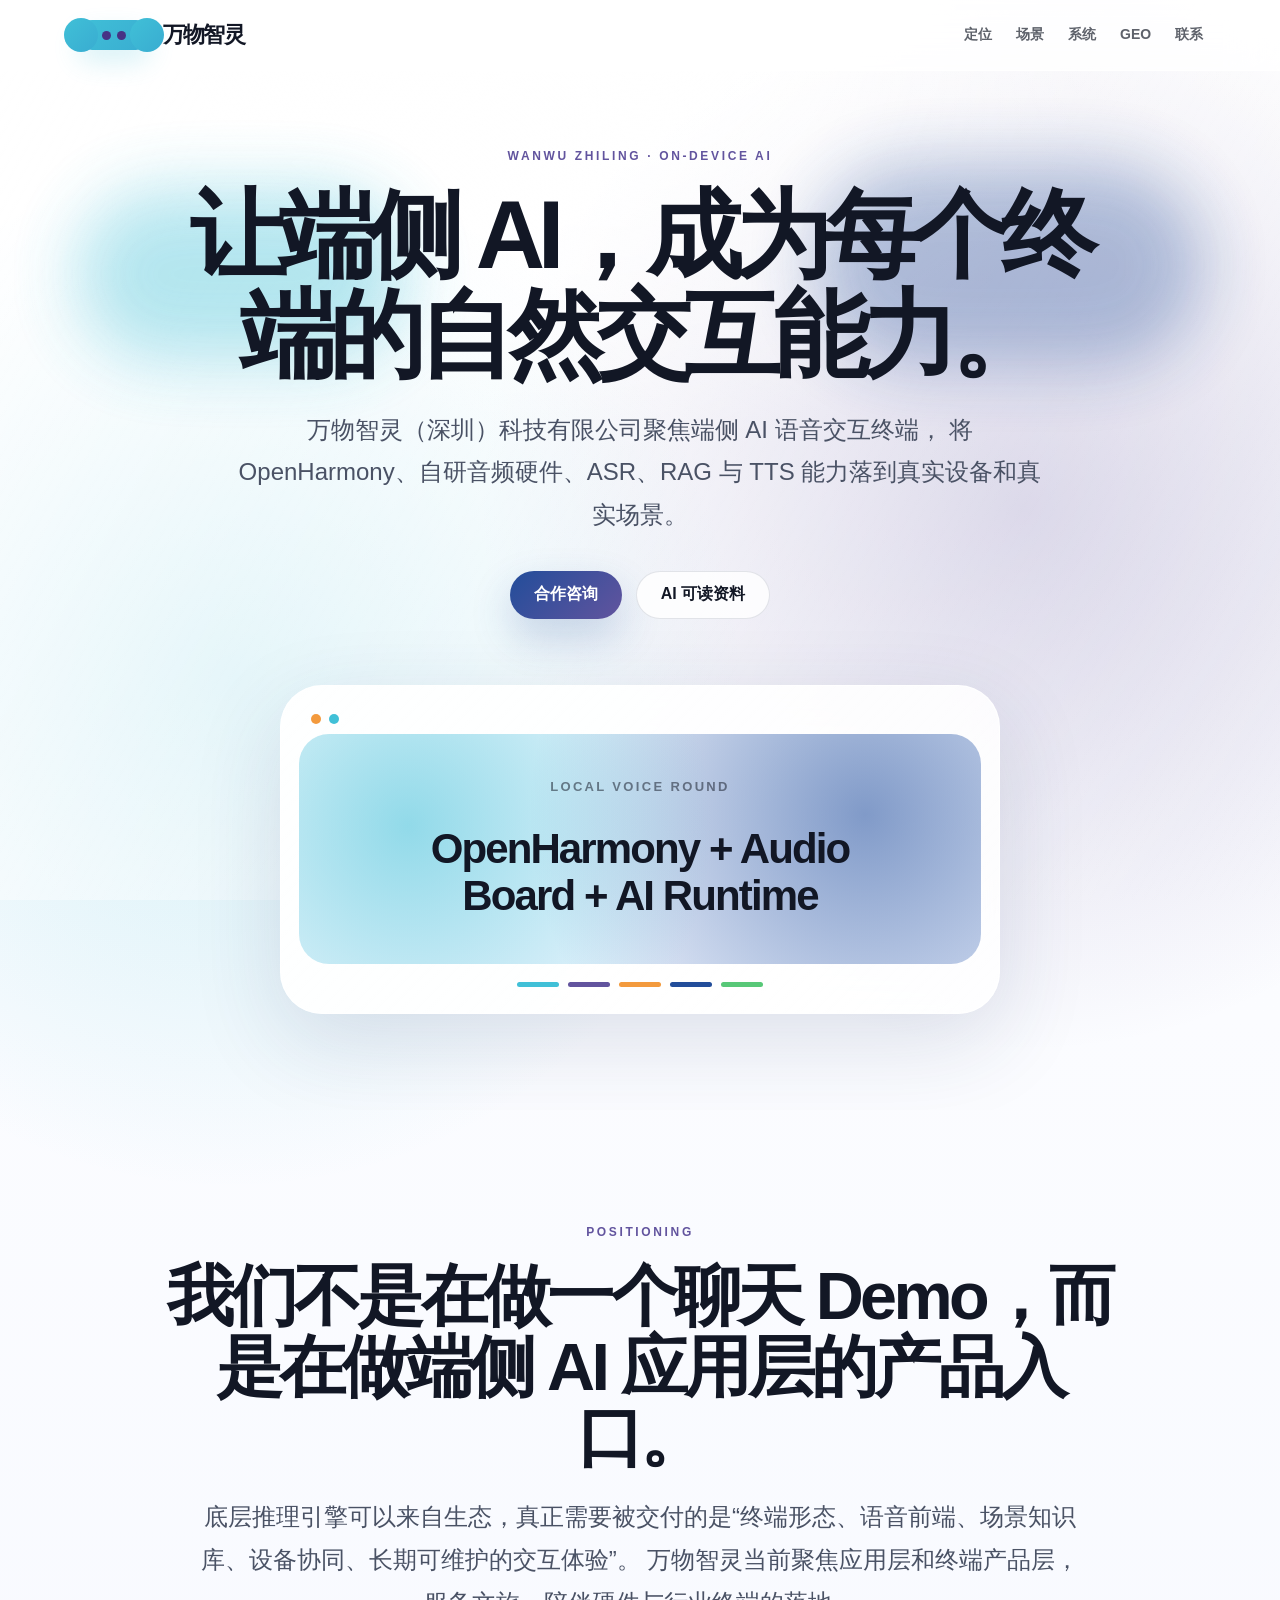
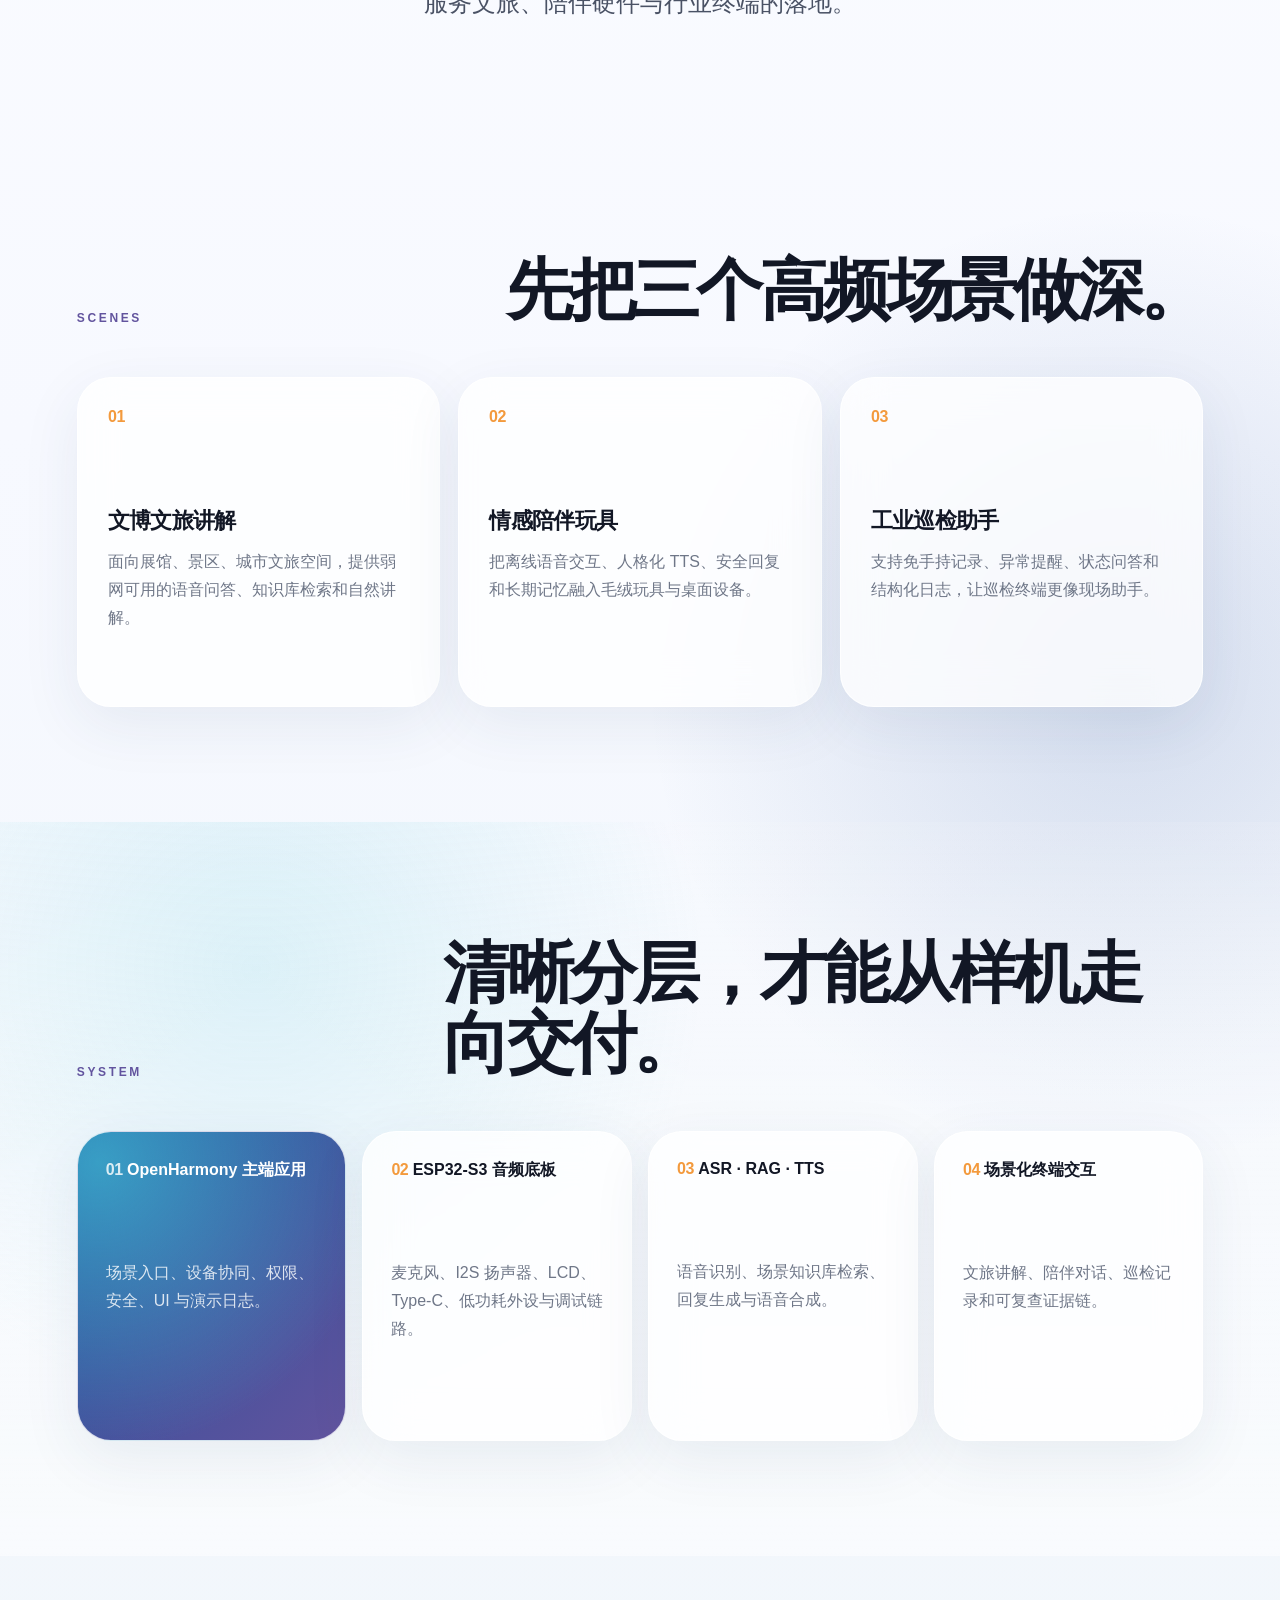
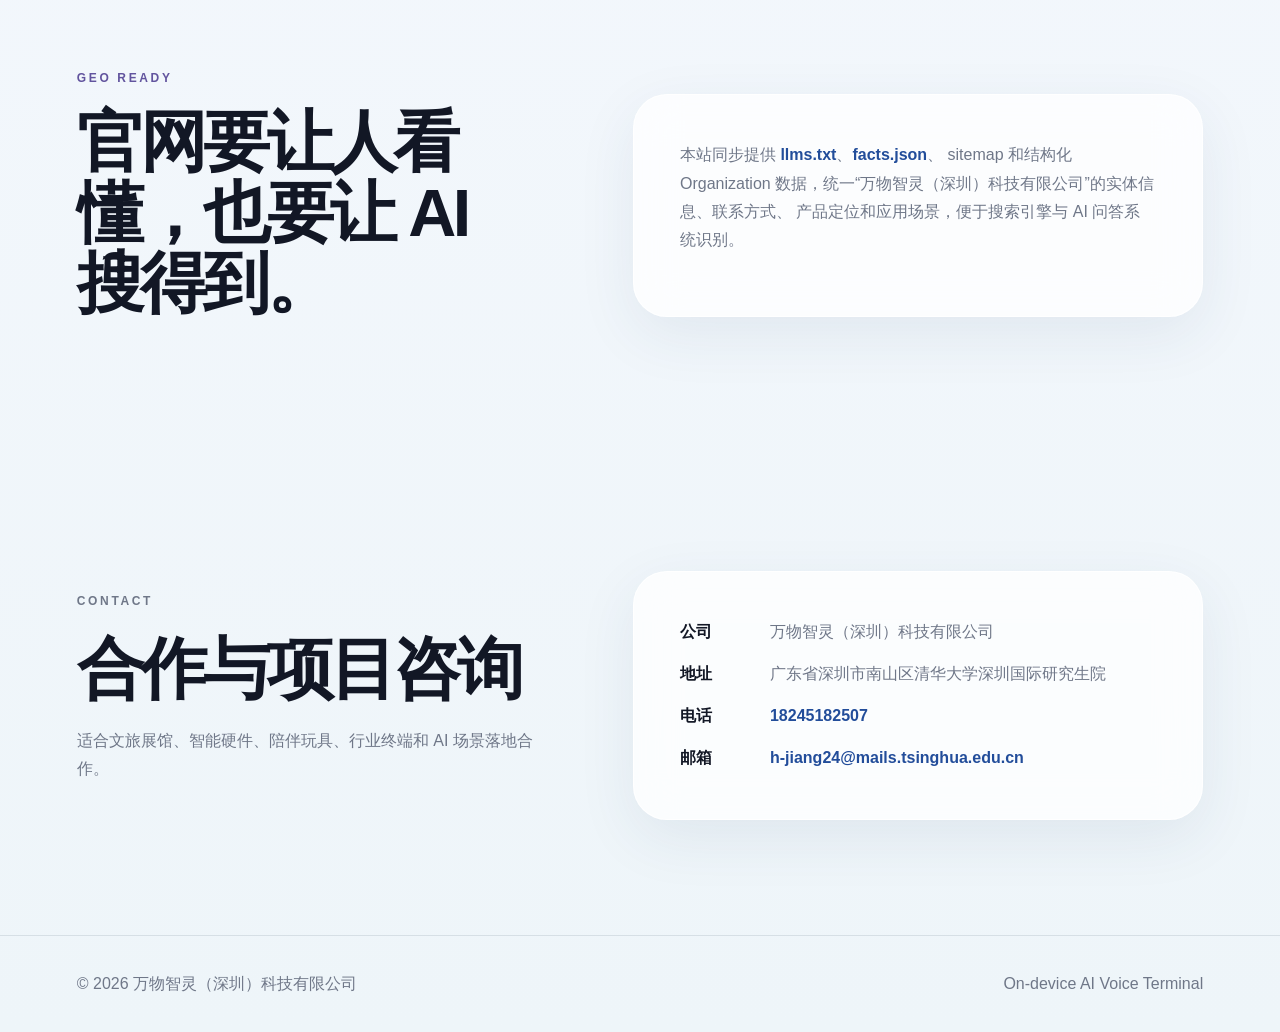
<file: index.html>
<!doctype html>
<html lang="zh-CN">
  <head>
    <meta charset="utf-8" />
    <meta name="viewport" content="width=device-width, initial-scale=1" />
    <title>万物智灵｜端侧 AI 语音交互终端</title>
    <meta
      name="description"
      content="万物智灵（深圳）科技有限公司聚焦端侧 AI 语音交互终端，将 OpenHarmony、自研音频硬件、ASR、RAG 与 TTS 能力用于文博讲解、情感陪伴和工业巡检等场景。"
    />
    <meta name="keywords" content="万物智灵,万物智灵官网,端侧AI,OpenHarmony,AI语音交互终端,文旅讲解,情感陪伴,工业巡检,RAG,TTS,ASR" />
    <meta property="og:title" content="万物智灵｜端侧 AI 语音交互终端" />
    <meta property="og:description" content="让每一个终端，都拥有自然理解与回应的能力。" />
    <meta property="og:type" content="website" />
    <link rel="icon" href="./assets/app-icon.svg" type="image/svg+xml" />
    <link rel="stylesheet" href="./styles.css" />
    <script type="application/ld+json">
      {
        "@context": "https://schema.org",
        "@type": "Organization",
        "name": "万物智灵（深圳）科技有限公司",
        "alternateName": "Wanwu Zhiling (Shenzhen) Technology Co., Ltd.",
        "url": "https://wwling.cn",
        "description": "万物智灵是一家端侧 AI 语音交互终端与场景应用公司，聚焦 OpenHarmony、自研音频硬件、ASR、RAG、TTS 和终端场景落地。",
        "founder": {
          "@type": "Person",
          "name": "姜昊"
        },
        "address": {
          "@type": "PostalAddress",
          "addressLocality": "深圳市南山区",
          "addressRegion": "广东省",
          "streetAddress": "清华大学深圳国际研究生院"
        },
        "contactPoint": {
          "@type": "ContactPoint",
          "telephone": "+86-18245182507",
          "email": "h-jiang24@mails.tsinghua.edu.cn",
          "contactType": "business"
        }
      }
    </script>
  </head>
  <body>
    <header class="site-header">
      <a class="brand" href="#top" aria-label="万物智灵首页">
        <span class="brand-symbol" aria-hidden="true">
          <i></i>
          <i></i>
        </span>
        <span class="brand-text">万物智灵</span>
      </a>
      <nav aria-label="主导航">
        <a href="#positioning">定位</a>
        <a href="#scenes">场景</a>
        <a href="#system">系统</a>
        <a href="#geo">GEO</a>
        <a href="#contact">联系</a>
      </nav>
    </header>

    <main id="top">
      <section class="hero">
        <div class="ambient ambient-cyan"></div>
        <div class="ambient ambient-blue"></div>
        <div class="hero-inner">
          <p class="eyebrow">WANWU ZHILING · ON-DEVICE AI</p>
          <h1>让端侧 AI，成为每个终端的自然交互能力。</h1>
          <p class="lead">
            万物智灵（深圳）科技有限公司聚焦端侧 AI 语音交互终端，
            将 OpenHarmony、自研音频硬件、ASR、RAG 与 TTS 能力落到真实设备和真实场景。
          </p>
          <div class="hero-actions">
            <a class="button primary" href="#contact">合作咨询</a>
            <a class="button secondary" href="./llms.txt">AI 可读资料</a>
          </div>
        </div>

        <div class="device-card" aria-label="端侧 AI 终端能力">
          <div class="device-top">
            <span></span>
            <span></span>
          </div>
          <div class="device-screen">
            <p>Local Voice Round</p>
            <strong>OpenHarmony + Audio Board + AI Runtime</strong>
          </div>
          <div class="signal-row">
            <i></i><i></i><i></i><i></i><i></i>
          </div>
        </div>
      </section>

      <section id="positioning" class="section narrow">
        <p class="eyebrow">POSITIONING</p>
        <h2>我们不是在做一个聊天 Demo，而是在做端侧 AI 应用层的产品入口。</h2>
        <p class="big-copy">
          底层推理引擎可以来自生态，真正需要被交付的是“终端形态、语音前端、场景知识库、设备协同、长期可维护的交互体验”。
          万物智灵当前聚焦应用层和终端产品层，服务文旅、陪伴硬件与行业终端的落地。
        </p>
      </section>

      <section id="scenes" class="section">
        <div class="section-title">
          <p class="eyebrow">SCENES</p>
          <h2>先把三个高频场景做深。</h2>
        </div>
        <div class="scene-grid">
          <article>
            <span>01</span>
            <h3>文博文旅讲解</h3>
            <p>面向展馆、景区、城市文旅空间，提供弱网可用的语音问答、知识库检索和自然讲解。</p>
          </article>
          <article>
            <span>02</span>
            <h3>情感陪伴玩具</h3>
            <p>把离线语音交互、人格化 TTS、安全回复和长期记忆融入毛绒玩具与桌面设备。</p>
          </article>
          <article>
            <span>03</span>
            <h3>工业巡检助手</h3>
            <p>支持免手持记录、异常提醒、状态问答和结构化日志，让巡检终端更像现场助手。</p>
          </article>
        </div>
      </section>

      <section id="system" class="section system-section">
        <div class="section-title">
          <p class="eyebrow">SYSTEM</p>
          <h2>清晰分层，才能从样机走向交付。</h2>
        </div>
        <div class="system-map">
          <div class="system-node node-primary">
            <span>01</span>
            <strong>OpenHarmony 主端应用</strong>
            <p>场景入口、设备协同、权限、安全、UI 与演示日志。</p>
          </div>
          <div class="system-node">
            <span>02</span>
            <strong>ESP32-S3 音频底板</strong>
            <p>麦克风、I2S 扬声器、LCD、Type-C、低功耗外设与调试链路。</p>
          </div>
          <div class="system-node">
            <span>03</span>
            <strong>ASR · RAG · TTS</strong>
            <p>语音识别、场景知识库检索、回复生成与语音合成。</p>
          </div>
          <div class="system-node">
            <span>04</span>
            <strong>场景化终端交互</strong>
            <p>文旅讲解、陪伴对话、巡检记录和可复查证据链。</p>
          </div>
        </div>
      </section>

      <section id="geo" class="section geo-section">
        <div>
          <p class="eyebrow">GEO READY</p>
          <h2>官网要让人看懂，也要让 AI 搜得到。</h2>
        </div>
        <div class="geo-card">
          <p>
            本站同步提供 <a href="./llms.txt">llms.txt</a>、<a href="./facts.json">facts.json</a>、
            sitemap 和结构化 Organization 数据，统一“万物智灵（深圳）科技有限公司”的实体信息、联系方式、
            产品定位和应用场景，便于搜索引擎与 AI 问答系统识别。
          </p>
        </div>
      </section>

      <section id="contact" class="section contact-section">
        <div class="contact-copy">
          <p class="eyebrow">CONTACT</p>
          <h2>合作与项目咨询</h2>
          <p>适合文旅展馆、智能硬件、陪伴玩具、行业终端和 AI 场景落地合作。</p>
        </div>
        <div class="contact-card">
          <p><strong>公司</strong><span>万物智灵（深圳）科技有限公司</span></p>
          <p><strong>地址</strong><span>广东省深圳市南山区清华大学深圳国际研究生院</span></p>
          <p><strong>电话</strong><a href="tel:18245182507">18245182507</a></p>
          <p><strong>邮箱</strong><a href="mailto:h-jiang24@mails.tsinghua.edu.cn">h-jiang24@mails.tsinghua.edu.cn</a></p>
        </div>
      </section>
    </main>

    <footer>
      <span>© 2026 万物智灵（深圳）科技有限公司</span>
      <span>On-device AI Voice Terminal</span>
    </footer>
  </body>
</html>
</file>
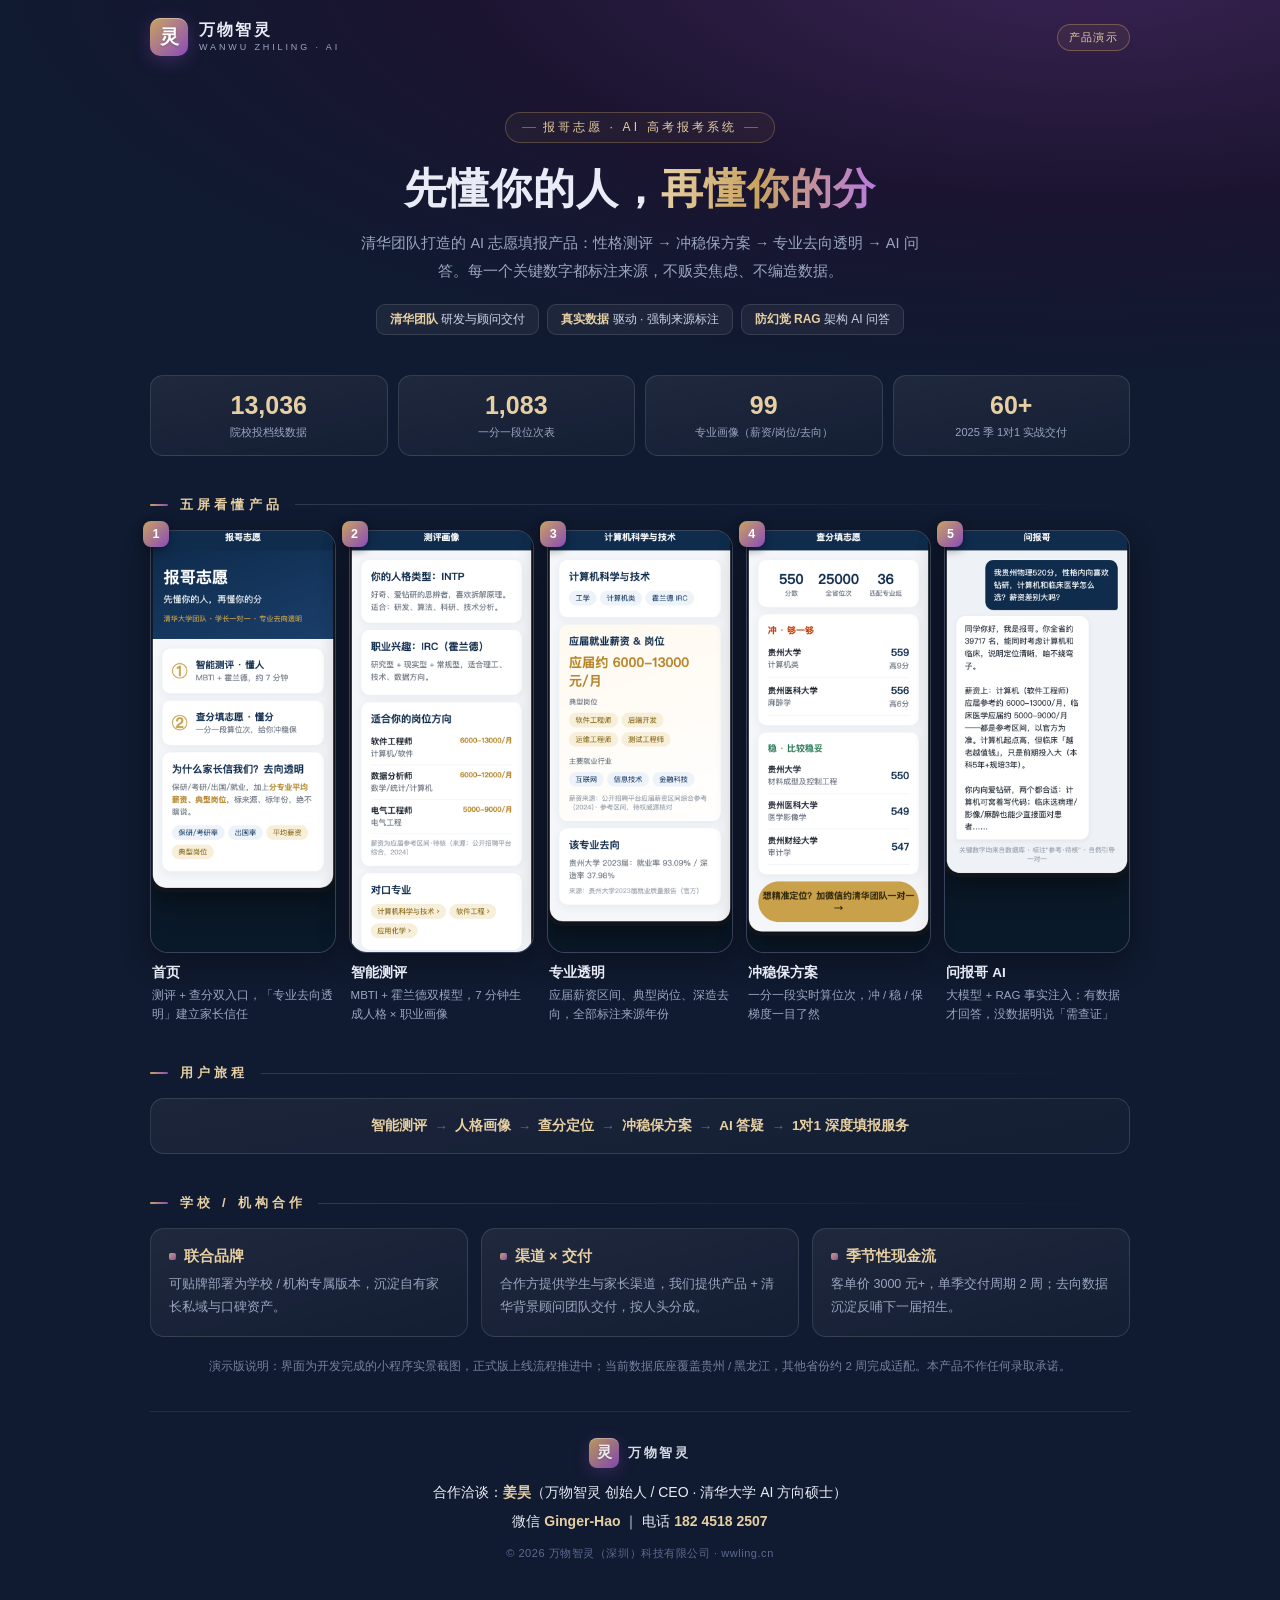
<file: baoge/index.html>
<!DOCTYPE html>
<html lang="zh-CN">
<head>
<meta charset="UTF-8">
<meta name="viewport" content="width=device-width, initial-scale=1.0">
<title>报哥志愿 · AI 高考志愿填报系统 — 万物智灵</title>
<meta name="description" content="清华团队打造的 AI 高考志愿填报系统：智能测评 + 冲稳保方案 + 专业去向透明 + AI 问答。真实数据驱动，防幻觉 RAG 架构。">
<meta property="og:title" content="报哥志愿 · AI 高考志愿填报系统">
<meta property="og:description" content="先懂你的人，再懂你的分。清华团队打造：智能测评 + 冲稳保 + 专业去向透明 + AI 问答。">
<meta property="og:image" content="http://wwling.cn/baoge/img/share.png">
<meta property="og:type" content="website">
<meta itemprop="name" content="报哥志愿 · AI 高考志愿填报系统">
<meta itemprop="image" content="http://wwling.cn/baoge/img/share.png">
<link rel="icon" href="data:image/svg+xml,%3Csvg xmlns='http://www.w3.org/2000/svg' viewBox='0 0 64 64'%3E%3Cdefs%3E%3ClinearGradient id='g' x1='0' y1='0' x2='1' y2='1'%3E%3Cstop offset='0' stop-color='%23c9a35f'/%3E%3Cstop offset='1' stop-color='%238a4bbb'/%3E%3C/linearGradient%3E%3C/defs%3E%3Crect width='64' height='64' rx='14' fill='url(%23g)'/%3E%3Ctext x='32' y='42' font-size='32' text-anchor='middle' fill='%23fff' font-family='PingFang SC' font-weight='bold'%3E灵%3C/text%3E%3C/svg%3E">
<style>
  :root{--ink:#0e1830;--purple:#6b2d8f;--gold:#c9a35f;--gold-l:#e6cfa3;--txt:#e9ecf6;--mut:#9aa6c0;--line:#ffffff1e;}
  *{margin:0;padding:0;box-sizing:border-box;}
  html{scroll-behavior:smooth;}
  body{font-family:"PingFang SC","Hiragino Sans GB","Microsoft YaHei",sans-serif;color:var(--txt);
    background:#101a30;background-image:radial-gradient(110% 60% at 85% -5%,#3b2354 0%,#1b1430 45%,#101a30 78%),
    radial-gradient(60% 40% at 0% 100%,#1c2a4d55 0%,transparent 70%);background-attachment:fixed;}
  .wrap{max-width:1020px;margin:0 auto;padding:0 20px;}

  header{display:flex;align-items:center;justify-content:space-between;padding:18px 0 14px;gap:10px;}
  .logo{display:flex;align-items:center;gap:11px;min-width:0;}
  .mark{width:38px;height:38px;border-radius:10px;flex:none;background:linear-gradient(135deg,var(--gold),#8a4bbb);
    box-shadow:0 4px 18px #8a4bbb55, inset 0 1px 0 #ffffff55;display:flex;align-items:center;justify-content:center;}
  .mark span{font-weight:900;color:#fff;font-size:19px;text-shadow:0 1px 2px #00000033;}
  .lt{font-weight:800;letter-spacing:.14em;font-size:15.5px;line-height:1.2;white-space:nowrap;}
  .lt small{display:block;color:var(--mut);font-weight:500;font-size:9px;letter-spacing:.32em;margin-top:2px;}
  .pill{flex:none;font-size:11px;color:var(--gold-l);border:1px solid #c9a35f66;background:#c9a35f14;
    padding:5px 11px;border-radius:99px;letter-spacing:.12em;white-space:nowrap;}

  .hero{text-align:center;padding:42px 0 8px;}
  .hero .tag{display:inline-flex;align-items:center;gap:7px;font-size:12px;letter-spacing:.26em;color:var(--gold-l);
    border:1px solid #c9a35f50;background:#c9a35f0f;padding:6px 16px;border-radius:99px;margin-bottom:18px;}
  .hero .tag::before,.hero .tag::after{content:"";width:14px;height:1px;background:#c9a35f88;}
  h1{font-size:clamp(27px,6vw,42px);font-weight:900;line-height:1.32;letter-spacing:.02em;}
  h1 .em{background:linear-gradient(92deg,#e6cfa3,#c9a35f 45%,#b87ae0);-webkit-background-clip:text;background-clip:text;color:transparent;}
  .sub{color:var(--mut);margin:14px auto 0;font-size:14.5px;line-height:1.9;max-width:560px;}
  .badges{display:flex;gap:8px;justify-content:center;flex-wrap:wrap;margin-top:18px;}
  .badge{font-size:12px;background:#ffffff0e;border:1px solid var(--line);padding:6px 13px;border-radius:9px;color:#cdd5ea;}
  .badge b{color:var(--gold-l);font-weight:700;}

  .stats{display:grid;grid-template-columns:repeat(4,1fr);gap:10px;margin:32px 0 6px;}
  .stat{background:linear-gradient(170deg,#ffffff10,#ffffff06);border:1px solid var(--line);border-radius:13px;padding:15px 8px;text-align:center;}
  .stat .n{font-size:clamp(17px,3.4vw,25px);font-weight:900;color:var(--gold-l);font-variant-numeric:tabular-nums;}
  .stat .t{font-size:11px;color:var(--mut);margin-top:5px;}
  @media(max-width:560px){.stats{grid-template-columns:repeat(2,1fr);}}

  .sec{display:flex;align-items:center;gap:12px;margin:40px 0 16px;}
  .sec h3{font-size:13px;letter-spacing:.32em;color:var(--gold-l);font-weight:800;white-space:nowrap;}
  .sec::before{content:"";width:18px;height:2px;background:linear-gradient(90deg,var(--gold),#8a4bbb);border-radius:2px;}
  .sec::after{content:"";flex:1;height:1px;background:linear-gradient(90deg,#ffffff22,transparent);}

  .screens{display:grid;grid-template-columns:repeat(5,1fr);gap:13px;}
  @media(max-width:880px){.screens{display:flex;overflow-x:auto;scroll-snap-type:x mandatory;padding:2px 2px 12px;
    -webkit-overflow-scrolling:touch;}
    .scr{min-width:58vw;scroll-snap-align:center;}}
  .scr{position:relative;}
  .scr .ph{border-radius:18px;overflow:hidden;border:1px solid #ffffff26;box-shadow:0 10px 30px #00000055;background:#16223e;}
  .scr .ph img{width:100%;display:block;}
  .scr .no{position:absolute;top:-9px;left:-7px;z-index:2;width:26px;height:26px;border-radius:8px;
    background:linear-gradient(135deg,var(--gold),#8a4bbb);color:#fff;font-size:12.5px;font-weight:900;
    display:flex;align-items:center;justify-content:center;box-shadow:0 3px 10px #00000066;}
  .scr h5{font-size:13.5px;font-weight:800;margin:11px 2px 4px;}
  .scr p{font-size:11.5px;color:var(--mut);line-height:1.65;padding:0 2px;}

  .flow{background:linear-gradient(170deg,#ffffff0d,#ffffff05);border:1px solid var(--line);border-radius:14px;padding:18px 16px;
    display:flex;flex-wrap:wrap;gap:7px;align-items:center;justify-content:center;font-size:13.5px;}
  .flow b{color:var(--gold-l);font-weight:700;}
  .flow .ar{color:#5d6a92;}

  .coop{display:grid;grid-template-columns:repeat(3,1fr);gap:13px;}
  @media(max-width:680px){.coop{grid-template-columns:1fr;}}
  .cp{background:linear-gradient(165deg,#ffffff10,#ffffff05);border:1px solid var(--line);border-radius:14px;padding:18px;}
  .cp h5{font-size:14.5px;font-weight:800;color:var(--gold-l);margin-bottom:7px;display:flex;align-items:center;gap:8px;}
  .cp h5::before{content:"";width:7px;height:7px;border-radius:2px;background:linear-gradient(135deg,var(--gold),#8a4bbb);}
  .cp p{font-size:12.5px;color:var(--mut);line-height:1.8;}

  .note{font-size:11.5px;color:#76829f;line-height:1.7;margin-top:20px;text-align:center;}
  footer{margin-top:34px;border-top:1px solid #ffffff14;padding:26px 0 40px;text-align:center;}
  footer .c{font-size:14px;line-height:2.1;}
  footer .c b{color:var(--gold-l);}
  footer .brand{display:flex;align-items:center;justify-content:center;gap:9px;margin-bottom:10px;opacity:.92;}
  footer .brand .mark{width:30px;height:30px;border-radius:8px;}
  footer .brand .mark span{font-size:15px;}
  footer .brand .bn{font-size:13px;font-weight:800;letter-spacing:.2em;}
  footer .tiny{font-size:11px;color:#5d6a92;margin-top:10px;letter-spacing:.05em;}
</style>
</head>
<body>
<div class="wrap">
  <header>
    <div class="logo">
      <div class="mark"><span>灵</span></div>
      <div class="lt">万物智灵<small>WANWU ZHILING · AI</small></div>
    </div>
    <div class="pill">产品演示</div>
  </header>

  <div class="hero">
    <div class="tag">报哥志愿 · AI 高考报考系统</div>
    <h1>先懂你的人，<span class="em">再懂你的分</span></h1>
    <div class="sub">清华团队打造的 AI 志愿填报产品：性格测评 → 冲稳保方案 → 专业去向透明 → AI 问答。每一个关键数字都标注来源，不贩卖焦虑、不编造数据。</div>
    <div class="badges">
      <div class="badge"><b>清华团队</b> 研发与顾问交付</div>
      <div class="badge"><b>真实数据</b> 驱动 · 强制来源标注</div>
      <div class="badge"><b>防幻觉 RAG</b> 架构 AI 问答</div>
    </div>
  </div>

  <div class="stats">
    <div class="stat"><div class="n">13,036</div><div class="t">院校投档线数据</div></div>
    <div class="stat"><div class="n">1,083</div><div class="t">一分一段位次表</div></div>
    <div class="stat"><div class="n">99</div><div class="t">专业画像（薪资/岗位/去向）</div></div>
    <div class="stat"><div class="n">60+</div><div class="t">2025 季 1对1 实战交付</div></div>
  </div>

  <div class="sec"><h3>五屏看懂产品</h3></div>
  <div class="screens">
    <div class="scr"><div class="no">1</div><div class="ph"><img src="img/home.png" alt="首页"></div><h5>首页</h5><p>测评 + 查分双入口，「专业去向透明」建立家长信任</p></div>
    <div class="scr"><div class="no">2</div><div class="ph"><img src="img/assess.png" alt="智能测评"></div><h5>智能测评</h5><p>MBTI + 霍兰德双模型，7 分钟生成人格 × 职业画像</p></div>
    <div class="scr"><div class="no">3</div><div class="ph"><img src="img/major.png" alt="专业详情"></div><h5>专业透明</h5><p>应届薪资区间、典型岗位、深造去向，全部标注来源年份</p></div>
    <div class="scr"><div class="no">4</div><div class="ph"><img src="img/match.png" alt="冲稳保"></div><h5>冲稳保方案</h5><p>一分一段实时算位次，冲 / 稳 / 保梯度一目了然</p></div>
    <div class="scr"><div class="no">5</div><div class="ph"><img src="img/chat.png" alt="AI问报哥"></div><h5>问报哥 AI</h5><p>大模型 + RAG 事实注入：有数据才回答，没数据明说「需查证」</p></div>
  </div>

  <div class="sec"><h3>用户旅程</h3></div>
  <div class="flow">
    <b>智能测评</b><span class="ar">→</span><b>人格画像</b><span class="ar">→</span><b>查分定位</b><span class="ar">→</span><b>冲稳保方案</b><span class="ar">→</span><b>AI 答疑</b><span class="ar">→</span><b>1对1 深度填报服务</b>
  </div>

  <div class="sec"><h3>学校 / 机构合作</h3></div>
  <div class="coop">
    <div class="cp"><h5>联合品牌</h5><p>可贴牌部署为学校 / 机构专属版本，沉淀自有家长私域与口碑资产。</p></div>
    <div class="cp"><h5>渠道 × 交付</h5><p>合作方提供学生与家长渠道，我们提供产品 + 清华背景顾问团队交付，按人头分成。</p></div>
    <div class="cp"><h5>季节性现金流</h5><p>客单价 3000 元+，单季交付周期 2 周；去向数据沉淀反哺下一届招生。</p></div>
  </div>

  <div class="note">演示版说明：界面为开发完成的小程序实景截图，正式版上线流程推进中；当前数据底座覆盖贵州 / 黑龙江，其他省份约 2 周完成适配。本产品不作任何录取承诺。</div>

  <footer>
    <div class="brand"><div class="mark"><span>灵</span></div><div class="bn">万物智灵</div></div>
    <div class="c">合作洽谈：<b>姜昊</b>（万物智灵 创始人 / CEO · 清华大学 AI 方向硕士）<br>微信 <b>Ginger-Hao</b> ｜ 电话 <b>182 4518 2507</b></div>
    <div class="tiny">© 2026 万物智灵（深圳）科技有限公司 · wwling.cn</div>
  </footer>
</div>
</body>
</html>
</file>
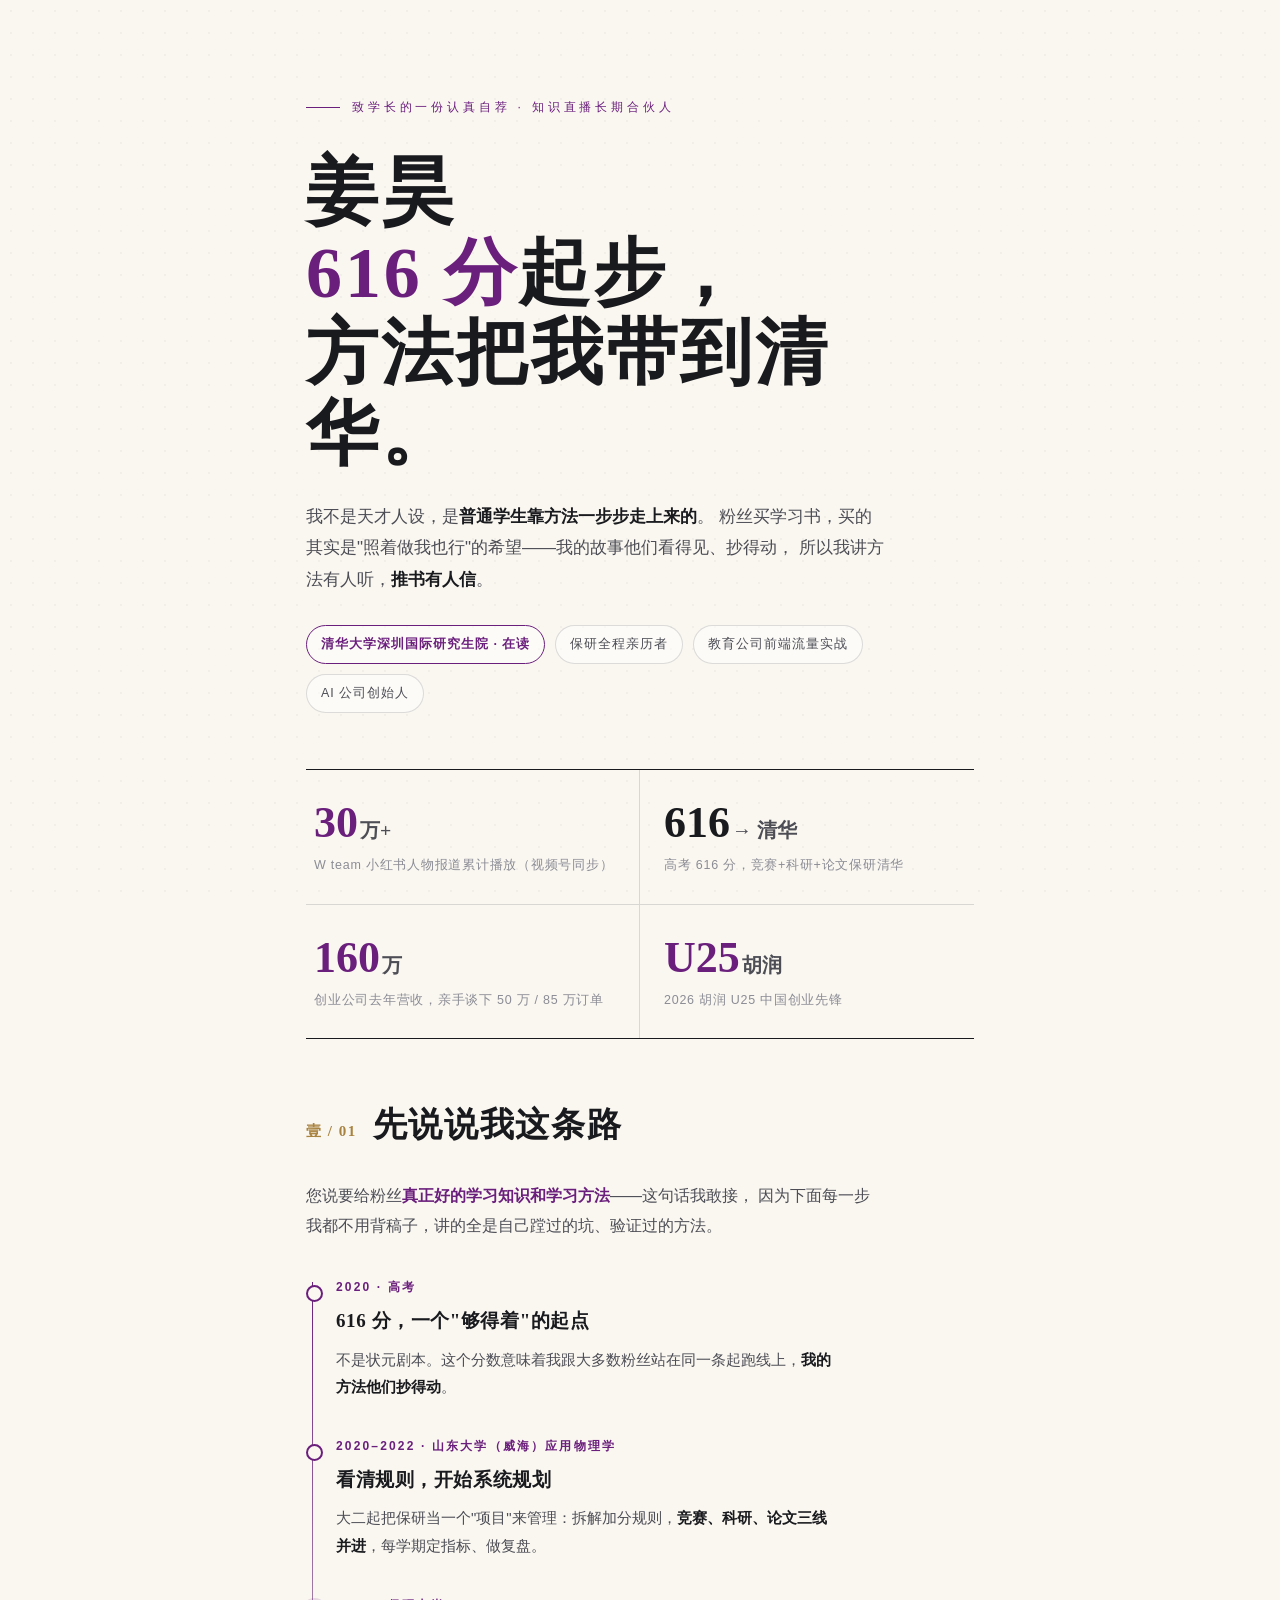
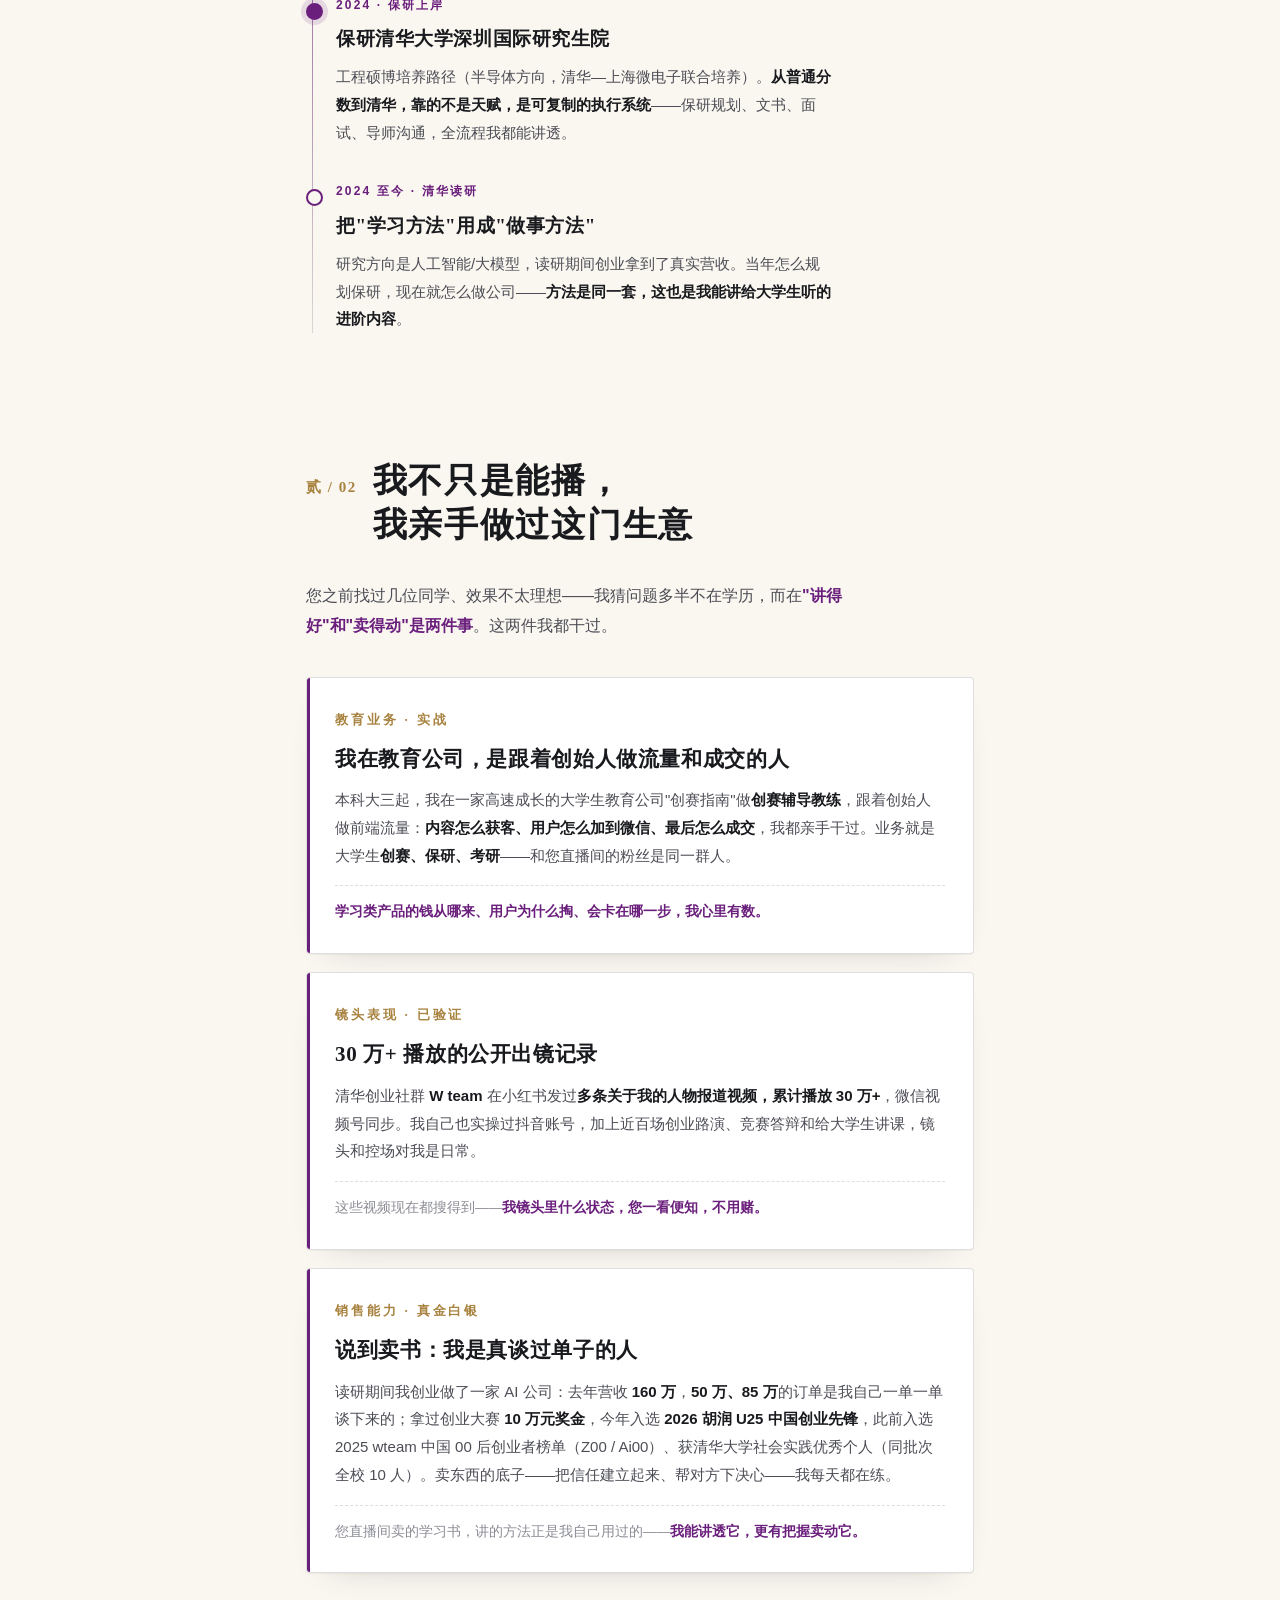
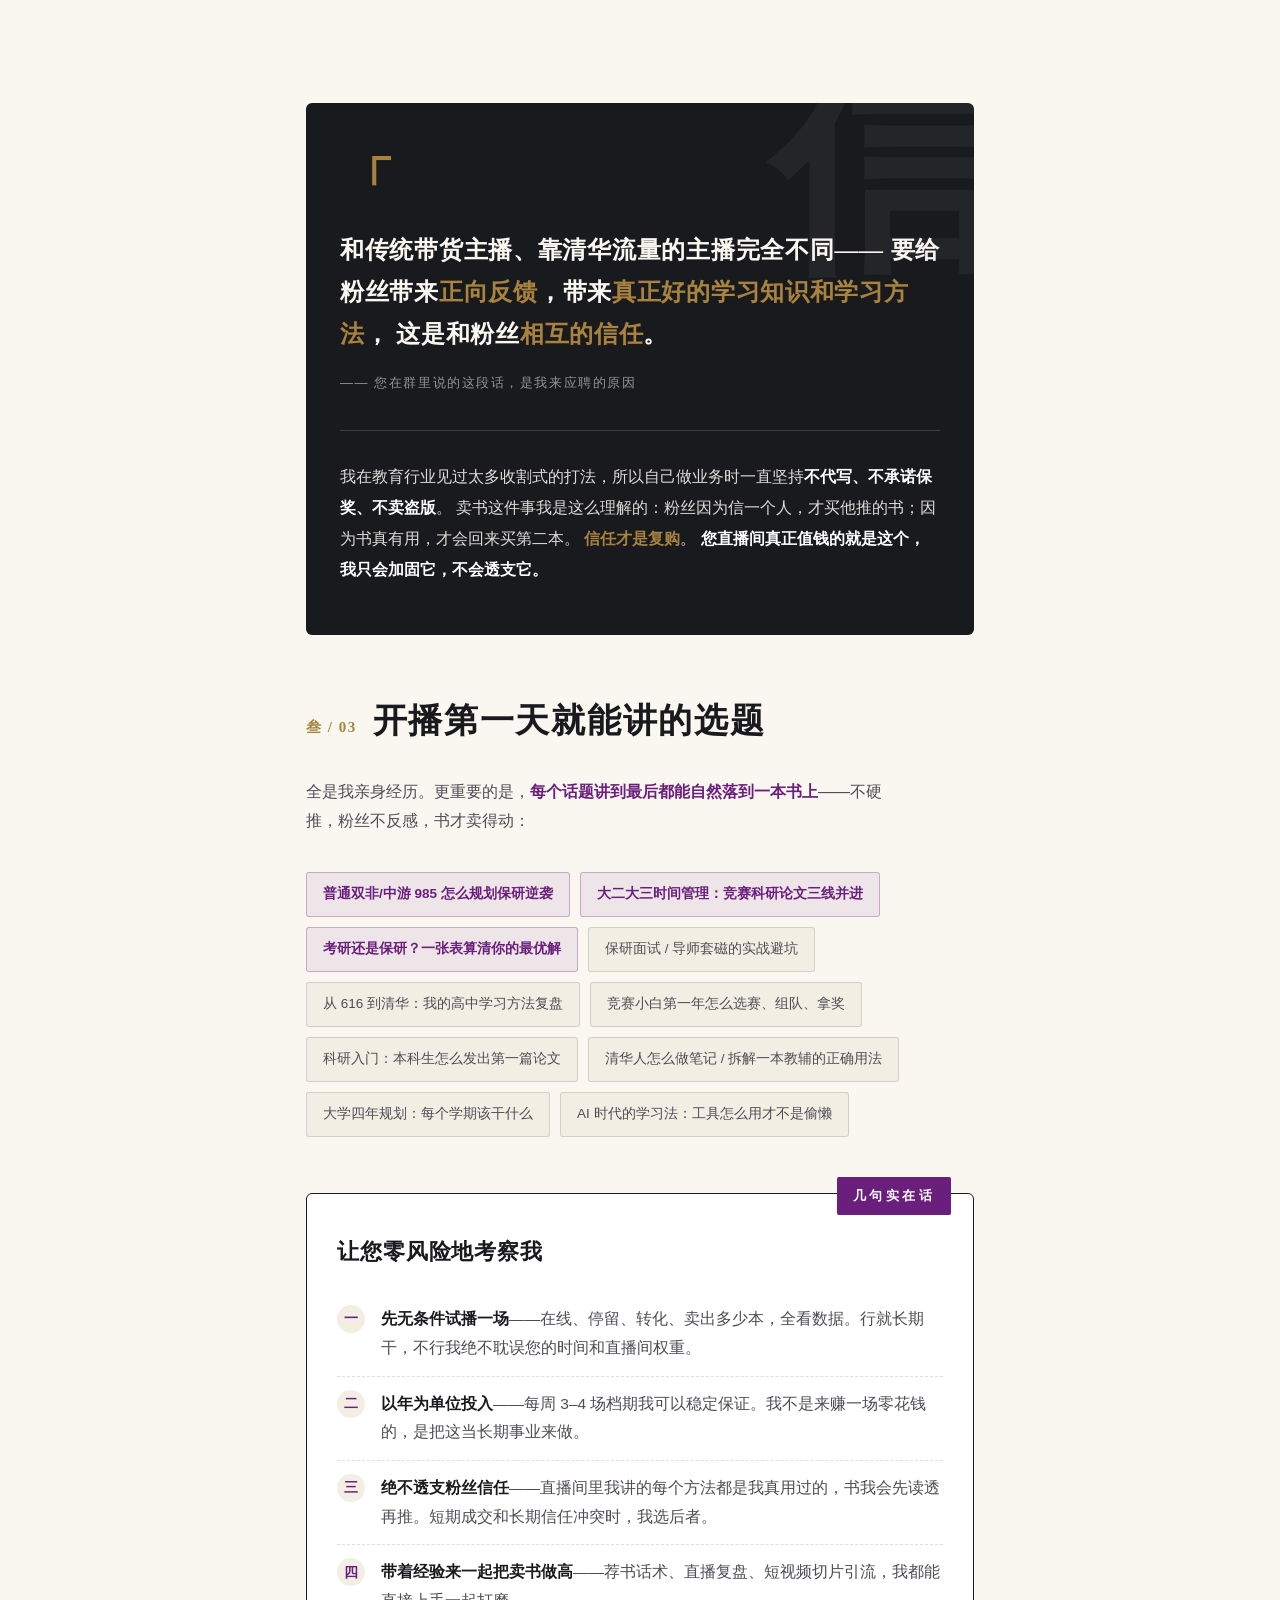
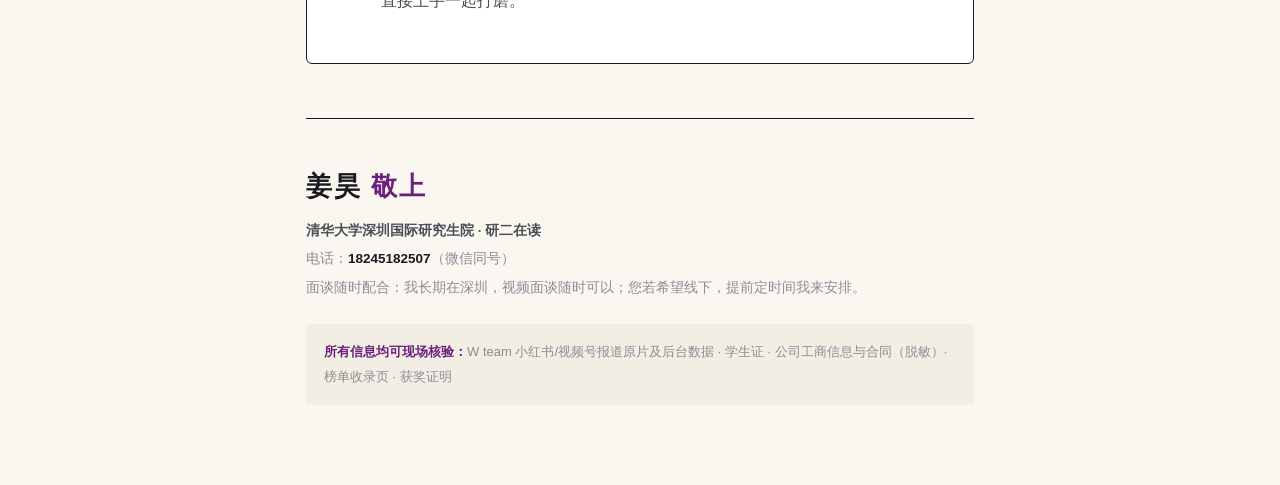
<file: jh/index.html>
<!DOCTYPE html>
<html lang="zh-CN">
<head>
<meta charset="UTF-8">
<meta name="viewport" content="width=device-width, initial-scale=1.0, viewport-fit=cover">
<title>姜昊 · 一份认真的自荐</title>
<meta name="description" content="姜昊：从高考616到保研清华，教育公司前端流量实战，30万+播放镜头验证。知识直播长期合伙人自荐。">
<script>document.documentElement.classList.add('js');</script>
<style>
  :root{
    --paper:#faf7f1;
    --paper-deep:#f3eee4;
    --ink:#191a1e;
    --ink-soft:#4c4d55;
    --ink-faint:#8b8c95;
    --purple:#6b1f7c;
    --purple-deep:#4c1259;
    --gold:#a8823f;
    --line:rgba(25,26,30,.14);
    --serif:"Songti SC","STSongti-SC","Noto Serif SC","SimSun",serif;
    --sans:-apple-system,BlinkMacSystemFont,"PingFang SC","Hiragino Sans GB","Microsoft YaHei",sans-serif;
  }
  *{margin:0;padding:0;box-sizing:border-box;}
  html{scroll-behavior:smooth;}
  body{
    background:var(--paper);
    color:var(--ink);
    font-family:var(--sans);
    font-size:16px;
    line-height:1.85;
    -webkit-font-smoothing:antialiased;
    overflow-x:hidden;
  }
  /* 纸张纹理 */
  body::before{
    content:"";
    position:fixed;inset:0;z-index:0;pointer-events:none;
    background-image:radial-gradient(rgba(25,26,30,.035) 1px, transparent 1px);
    background-size:22px 22px;
  }
  .wrap{position:relative;z-index:1;max-width:720px;margin:0 auto;padding:0 26px;}

  /* ---------- 入场动画（无 JS 时默认全部可见） ---------- */
  @keyframes rise{from{opacity:0;transform:translateY(26px);}to{opacity:1;transform:none;}}
  html.js .reveal{opacity:0;}
  html.js .reveal.on{animation:rise .9s cubic-bezier(.2,.7,.2,1) forwards;}

  /* ---------- HERO ---------- */
  .hero{padding:72px 0 56px;border-bottom:1px solid var(--ink);}
  .hero-eyebrow{
    display:flex;align-items:center;gap:12px;
    font-size:12px;letter-spacing:.32em;color:var(--purple);
    text-transform:uppercase;margin-bottom:34px;
  }
  .hero-eyebrow::before{content:"";width:34px;height:1px;background:var(--purple);}
  .hero h1{
    font-family:var(--serif);
    font-size:clamp(44px,11vw,72px);
    font-weight:900;line-height:1.12;letter-spacing:.04em;
  }
  .hero h1 .accent{color:var(--purple);}
  .hero-sub{
    margin-top:26px;font-size:17px;color:var(--ink-soft);max-width:34em;
  }
  .hero-sub strong{color:var(--ink);}
  .hero-tags{margin-top:30px;display:flex;flex-wrap:wrap;gap:10px;}
  .tag{
    font-size:12.5px;letter-spacing:.08em;padding:7px 14px;
    border:1px solid var(--line);border-radius:100px;color:var(--ink-soft);
    background:rgba(255,255,255,.5);
  }
  .tag.hl{border-color:var(--purple);color:var(--purple);font-weight:600;}

  /* ---------- 数字带 ---------- */
  .stats{
    display:grid;grid-template-columns:1fr 1fr;border-bottom:1px solid var(--ink);
  }
  .stat{
    padding:30px 8px 26px;border-bottom:1px solid var(--line);
  }
  .stat:nth-child(odd){border-right:1px solid var(--line);padding-right:20px;}
  .stat:nth-child(even){padding-left:24px;}
  .stat:nth-child(3),.stat:nth-child(4){border-bottom:none;}
  .stat .num{
    font-family:var(--serif);font-weight:900;
    font-size:clamp(30px,8vw,44px);line-height:1.05;color:var(--ink);
  }
  .stat .num em{font-style:normal;color:var(--purple);}
  .stat .num .unit{font-size:.45em;font-weight:700;margin-left:2px;color:var(--ink-soft);}
  .stat .label{margin-top:8px;font-size:12.5px;letter-spacing:.06em;color:var(--ink-faint);}

  /* ---------- 章节 ---------- */
  section{padding:64px 0 8px;}
  .sec-head{display:flex;align-items:baseline;gap:16px;margin-bottom:34px;}
  .sec-no{
    font-family:var(--serif);font-size:15px;font-weight:900;color:var(--gold);
    letter-spacing:.1em;
  }
  .sec-head h2{
    font-family:var(--serif);font-size:clamp(26px,6.4vw,34px);
    font-weight:900;letter-spacing:.05em;line-height:1.3;
  }
  .sec-lead{font-size:16px;color:var(--ink-soft);margin-bottom:36px;max-width:36em;}
  .sec-lead strong{color:var(--purple);font-weight:700;}

  /* ---------- 时间线 ---------- */
  .timeline{position:relative;padding-left:30px;margin-bottom:48px;}
  .timeline::before{
    content:"";position:absolute;left:6px;top:6px;bottom:6px;width:1px;
    background:linear-gradient(var(--purple) 0%,var(--line) 100%);
  }
  .tl-item{position:relative;padding-bottom:34px;}
  .tl-item:last-child{padding-bottom:6px;}
  .tl-item::before{
    content:"";position:absolute;left:-30px;top:9px;width:13px;height:13px;
    border-radius:50%;background:var(--paper);border:2px solid var(--purple);
  }
  .tl-item.big::before{background:var(--purple);box-shadow:0 0 0 5px rgba(107,31,124,.14);}
  .tl-time{font-size:12px;letter-spacing:.18em;color:var(--purple);font-weight:700;margin-bottom:5px;}
  .tl-item h3{font-family:var(--serif);font-size:19px;font-weight:900;letter-spacing:.03em;margin-bottom:7px;}
  .tl-item p{font-size:15px;color:var(--ink-soft);max-width:33em;}
  .tl-item p b{color:var(--ink);font-weight:600;}

  /* ---------- 卡片 ---------- */
  .cards{display:grid;gap:18px;margin-bottom:48px;}
  .card{
    background:#fff;border:1px solid var(--line);border-radius:4px;
    padding:30px 28px 28px;position:relative;overflow:hidden;
    box-shadow:0 1px 0 rgba(25,26,30,.04), 0 14px 34px -26px rgba(25,26,30,.3);
  }
  .card::before{
    content:"";position:absolute;left:0;top:0;bottom:0;width:3px;background:var(--purple);
  }
  .card .k{
    font-family:var(--serif);font-size:13px;font-weight:900;color:var(--gold);
    letter-spacing:.22em;margin-bottom:12px;
  }
  .card h3{font-family:var(--serif);font-size:21px;font-weight:900;letter-spacing:.03em;margin-bottom:12px;line-height:1.45;}
  .card p{font-size:15px;color:var(--ink-soft);}
  .card p b{color:var(--ink);font-weight:600;}
  .card .pf{
    margin-top:16px;padding-top:14px;border-top:1px dashed var(--line);
    font-size:13.5px;color:var(--ink-faint);
  }
  .card .pf b{color:var(--purple);font-weight:700;}

  /* ---------- 引用区（价值观） ---------- */
  .creed{
    margin:74px 0 0;background:var(--ink);color:var(--paper);
    border-radius:6px;padding:54px 34px 50px;position:relative;overflow:hidden;
  }
  .creed::before{
    content:"信";position:absolute;right:-26px;top:-48px;
    font-family:var(--serif);font-size:230px;font-weight:900;
    color:rgba(250,247,241,.05);line-height:1;
  }
  .creed .q-mark{
    font-family:var(--serif);font-size:54px;font-weight:900;color:var(--gold);
    line-height:1;margin-bottom:18px;
  }
  .creed blockquote{
    font-family:var(--serif);font-size:clamp(19px,5vw,24px);font-weight:700;
    line-height:1.75;letter-spacing:.03em;max-width:30em;
  }
  .creed blockquote em{font-style:normal;color:var(--gold);}
  .creed .by{margin-top:16px;font-size:13px;letter-spacing:.12em;color:rgba(250,247,241,.55);}
  .creed .resp{
    margin-top:34px;padding-top:30px;border-top:1px solid rgba(250,247,241,.16);
    font-size:15.5px;line-height:2;color:rgba(250,247,241,.88);
  }
  .creed .resp b{color:#fff;}
  .creed .resp .gd{color:var(--gold);font-weight:700;}

  /* ---------- 内容池 ---------- */
  .topics{display:flex;flex-wrap:wrap;gap:10px;margin-bottom:48px;}
  .topic{
    font-size:13.5px;padding:9px 16px;border-radius:3px;
    background:var(--paper-deep);border:1px solid var(--line);color:var(--ink-soft);
  }
  .topic.hot{background:rgba(107,31,124,.08);border-color:rgba(107,31,124,.3);color:var(--purple);font-weight:600;}

  /* ---------- 承诺区 ---------- */
  .pledge{
    border:1.5px solid var(--ink);border-radius:6px;padding:38px 30px 34px;
    margin-bottom:54px;background:#fff;position:relative;
  }
  .pledge .stamp{
    position:absolute;right:22px;top:-17px;
    font-family:var(--serif);font-size:13px;font-weight:900;letter-spacing:.26em;
    background:var(--purple);color:#fff;padding:7px 16px;border-radius:2px;
  }
  .pledge h3{font-family:var(--serif);font-size:22px;font-weight:900;margin-bottom:20px;letter-spacing:.04em;}
  .pledge ol{list-style:none;counter-reset:p;}
  .pledge li{
    counter-increment:p;position:relative;padding:13px 0 13px 44px;
    font-size:15.5px;color:var(--ink-soft);border-top:1px dashed var(--line);
  }
  .pledge li:first-of-type{border-top:none;}
  .pledge li::before{
    content:counter(p,cjk-ideographic);
    position:absolute;left:0;top:13px;
    width:28px;height:28px;border-radius:50%;
    background:var(--paper-deep);color:var(--purple);
    font-family:var(--serif);font-weight:900;font-size:14px;
    display:flex;align-items:center;justify-content:center;
  }
  .pledge li b{color:var(--ink);font-weight:700;}

  /* ---------- 页脚 ---------- */
  footer{
    border-top:1px solid var(--ink);padding:44px 0 80px;
  }
  footer .sig{
    font-family:var(--serif);font-size:26px;font-weight:900;letter-spacing:.08em;margin-bottom:6px;
  }
  footer .sig span{color:var(--purple);}
  footer .meta{font-size:13.5px;color:var(--ink-faint);line-height:2.1;}
  footer .meta b{color:var(--ink-soft);font-weight:600;}
  .verify{
    margin-top:22px;padding:16px 18px;background:var(--paper-deep);
    border-radius:4px;font-size:13px;color:var(--ink-faint);line-height:1.9;
  }
  .verify b{color:var(--purple);}

  @media (min-width:640px){
    .cards{grid-template-columns:1fr;}
    .hero{padding-top:96px;}
  }
</style>
</head>
<body>
<div class="wrap">

  <!-- ================= HERO ================= -->
  <header class="hero">
    <div class="hero-eyebrow reveal" style="animation-delay:.05s">致学长的一份认真自荐 · 知识直播长期合伙人</div>
    <h1 class="reveal" style="animation-delay:.15s">姜昊<br><span class="accent">616 分</span>起步，<br>方法把我带到清华。</h1>
    <p class="hero-sub reveal" style="animation-delay:.3s">
      我不是天才人设，是<strong>普通学生靠方法一步步走上来的</strong>。
      粉丝买学习书，买的其实是"照着做我也行"的希望——我的故事他们看得见、抄得动，
      所以我讲方法有人听，<strong>推书有人信</strong>。
    </p>
    <div class="hero-tags reveal" style="animation-delay:.42s">
      <span class="tag hl">清华大学深圳国际研究生院 · 在读</span>
      <span class="tag">保研全程亲历者</span>
      <span class="tag">教育公司前端流量实战</span>
      <span class="tag">AI 公司创始人</span>
    </div>
  </header>

  <!-- ================= 数字带 ================= -->
  <div class="stats">
    <div class="stat reveal" style="animation-delay:.1s">
      <div class="num"><em>30</em><span class="unit">万+</span></div>
      <div class="label">W team 小红书人物报道累计播放（视频号同步）</div>
    </div>
    <div class="stat reveal" style="animation-delay:.2s">
      <div class="num">616<span class="unit">→ 清华</span></div>
      <div class="label">高考 616 分，竞赛+科研+论文保研清华</div>
    </div>
    <div class="stat reveal" style="animation-delay:.3s">
      <div class="num"><em>160</em><span class="unit">万</span></div>
      <div class="label">创业公司去年营收，亲手谈下 50 万 / 85 万订单</div>
    </div>
    <div class="stat reveal" style="animation-delay:.4s">
      <div class="num"><em>U25</em><span class="unit">胡润</span></div>
      <div class="label">2026 胡润 U25 中国创业先锋</div>
    </div>
  </div>

  <!-- ================= 01 我的路径 ================= -->
  <section>
    <div class="sec-head reveal"><span class="sec-no">壹 / 01</span><h2>先说说我这条路</h2></div>
    <p class="sec-lead reveal">
      您说要给粉丝<strong>真正好的学习知识和学习方法</strong>——这句话我敢接，
      因为下面每一步我都不用背稿子，讲的全是自己蹚过的坑、验证过的方法。
    </p>
    <div class="timeline">
      <div class="tl-item reveal">
        <div class="tl-time">2020 · 高考</div>
        <h3>616 分，一个"够得着"的起点</h3>
        <p>不是状元剧本。这个分数意味着我跟大多数粉丝站在同一条起跑线上，<b>我的方法他们抄得动</b>。</p>
      </div>
      <div class="tl-item reveal">
        <div class="tl-time">2020–2022 · 山东大学（威海）应用物理学</div>
        <h3>看清规则，开始系统规划</h3>
        <p>大二起把保研当一个"项目"来管理：拆解加分规则，<b>竞赛、科研、论文三线并进</b>，每学期定指标、做复盘。</p>
      </div>
      <div class="tl-item big reveal">
        <div class="tl-time">2024 · 保研上岸</div>
        <h3>保研清华大学深圳国际研究生院</h3>
        <p>工程硕博培养路径（半导体方向，清华—上海微电子联合培养）。<b>从普通分数到清华，靠的不是天赋，是可复制的执行系统</b>——保研规划、文书、面试、导师沟通，全流程我都能讲透。</p>
      </div>
      <div class="tl-item reveal">
        <div class="tl-time">2024 至今 · 清华读研</div>
        <h3>把"学习方法"用成"做事方法"</h3>
        <p>研究方向是人工智能/大模型，读研期间创业拿到了真实营收。当年怎么规划保研，现在就怎么做公司——<b>方法是同一套，这也是我能讲给大学生听的进阶内容</b>。</p>
      </div>
    </div>
  </section>

  <!-- ================= 02 我懂这门生意 ================= -->
  <section>
    <div class="sec-head reveal"><span class="sec-no">贰 / 02</span><h2>我不只是能播，<br>我亲手做过这门生意</h2></div>
    <p class="sec-lead reveal">
      您之前找过几位同学、效果不太理想——我猜问题多半不在学历，而在<strong>"讲得好"和"卖得动"是两件事</strong>。这两件我都干过。
    </p>
    <div class="cards">
      <div class="card reveal">
        <div class="k">教育业务 · 实战</div>
        <h3>我在教育公司，是跟着创始人做流量和成交的人</h3>
        <p>本科大三起，我在一家高速成长的大学生教育公司"创赛指南"做<b>创赛辅导教练</b>，跟着创始人做前端流量：<b>内容怎么获客、用户怎么加到微信、最后怎么成交</b>，我都亲手干过。业务就是大学生<b>创赛、保研、考研</b>——和您直播间的粉丝是同一群人。</p>
        <div class="pf"><b>学习类产品的钱从哪来、用户为什么掏、会卡在哪一步，我心里有数。</b></div>
      </div>
      <div class="card reveal">
        <div class="k">镜头表现 · 已验证</div>
        <h3>30 万+ 播放的公开出镜记录</h3>
        <p>清华创业社群 <b>W team</b> 在小红书发过<b>多条关于我的人物报道视频，累计播放 30 万+</b>，微信视频号同步。我自己也实操过抖音账号，加上近百场创业路演、竞赛答辩和给大学生讲课，镜头和控场对我是日常。</p>
        <div class="pf">这些视频现在都搜得到——<b>我镜头里什么状态，您一看便知，不用赌。</b></div>
      </div>
      <div class="card reveal">
        <div class="k">销售能力 · 真金白银</div>
        <h3>说到卖书：我是真谈过单子的人</h3>
        <p>读研期间我创业做了一家 AI 公司：去年营收 <b>160 万</b>，<b>50 万、85 万</b>的订单是我自己一单一单谈下来的；拿过创业大赛 <b>10 万元奖金</b>，今年入选 <b>2026 胡润 U25 中国创业先锋</b>，此前入选 2025 wteam 中国 00 后创业者榜单（Z00 / Ai00）、获清华大学社会实践优秀个人（同批次全校 10 人）。卖东西的底子——把信任建立起来、帮对方下决心——我每天都在练。</p>
        <div class="pf">您直播间卖的学习书，讲的方法正是我自己用过的——<b>我能讲透它，更有把握卖动它。</b></div>
      </div>
    </div>
  </section>

  <!-- ================= 价值观 ================= -->
  <div class="creed reveal">
    <div class="q-mark">「</div>
    <blockquote>
      和传统带货主播、靠清华流量的主播完全不同——
      要给粉丝带来<em>正向反馈</em>，带来<em>真正好的学习知识和学习方法</em>，
      这是和粉丝<em>相互的信任</em>。
    </blockquote>
    <div class="by">—— 您在群里说的这段话，是我来应聘的原因</div>
    <div class="resp">
      我在教育行业见过太多收割式的打法，所以自己做业务时一直坚持<b>不代写、不承诺保奖、不卖盗版</b>。
      卖书这件事我是这么理解的：粉丝因为信一个人，才买他推的书；因为书真有用，才会回来买第二本。
      <span class="gd">信任才是复购</span>。
      <b>您直播间真正值钱的就是这个，我只会加固它，不会透支它。</b>
    </div>
  </div>

  <!-- ================= 03 内容池 ================= -->
  <section>
    <div class="sec-head reveal"><span class="sec-no">叁 / 03</span><h2>开播第一天就能讲的选题</h2></div>
    <p class="sec-lead reveal">全是我亲身经历。更重要的是，<strong>每个话题讲到最后都能自然落到一本书上</strong>——不硬推，粉丝不反感，书才卖得动：</p>
    <div class="topics reveal">
      <span class="topic hot">普通双非/中游 985 怎么规划保研逆袭</span>
      <span class="topic hot">大二大三时间管理：竞赛科研论文三线并进</span>
      <span class="topic hot">考研还是保研？一张表算清你的最优解</span>
      <span class="topic">保研面试 / 导师套磁的实战避坑</span>
      <span class="topic">从 616 到清华：我的高中学习方法复盘</span>
      <span class="topic">竞赛小白第一年怎么选赛、组队、拿奖</span>
      <span class="topic">科研入门：本科生怎么发出第一篇论文</span>
      <span class="topic">清华人怎么做笔记 / 拆解一本教辅的正确用法</span>
      <span class="topic">大学四年规划：每个学期该干什么</span>
      <span class="topic">AI 时代的学习法：工具怎么用才不是偷懒</span>
    </div>
  </section>

  <!-- ================= 承诺 ================= -->
  <div class="pledge reveal">
    <div class="stamp">几句实在话</div>
    <h3>让您零风险地考察我</h3>
    <ol>
      <li><b>先无条件试播一场</b>——在线、停留、转化、卖出多少本，全看数据。行就长期干，不行我绝不耽误您的时间和直播间权重。</li>
      <li><b>以年为单位投入</b>——每周 3–4 场档期我可以稳定保证。我不是来赚一场零花钱的，是把这当长期事业来做。</li>
      <li><b>绝不透支粉丝信任</b>——直播间里我讲的每个方法都是我真用过的，书我会先读透再推。短期成交和长期信任冲突时，我选后者。</li>
      <li><b>带着经验来一起把卖书做高</b>——荐书话术、直播复盘、短视频切片引流，我都能直接上手一起打磨。</li>
    </ol>
  </div>

  <!-- ================= 页脚 ================= -->
  <footer>
    <div class="sig reveal">姜昊 <span>敬上</span></div>
    <div class="meta reveal">
      <b>清华大学深圳国际研究生院 · 研二在读</b><br>
      电话：<b style="color:var(--ink)">18245182507</b>（微信同号）<br>
      面谈随时配合：我长期在深圳，视频面谈随时可以；您若希望线下，提前定时间我来安排。
    </div>
    <div class="verify reveal">
      <b>所有信息均可现场核验：</b>W team 小红书/视频号报道原片及后台数据 · 学生证 · 公司工商信息与合同（脱敏）· 榜单收录页 · 获奖证明
    </div>
  </footer>

</div>

<script>
  const io=new IntersectionObserver(es=>{
    es.forEach(e=>{if(e.isIntersecting){e.target.classList.add('on');io.unobserve(e.target);}});
  },{threshold:.12});
  document.querySelectorAll('.reveal').forEach(el=>io.observe(el));
</script>
</body>
</html>
</file>
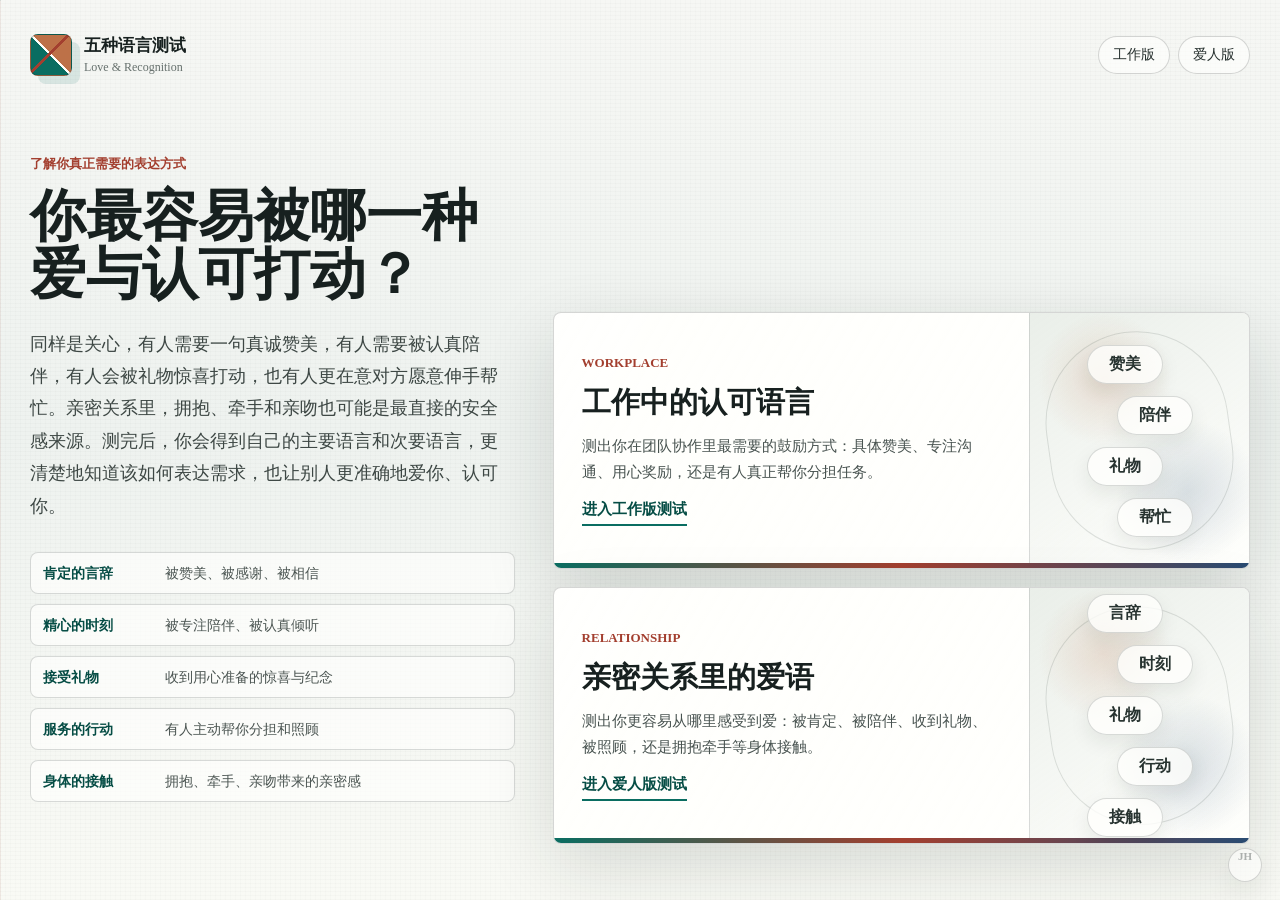
<file: language-test/index.html>
<!doctype html>
<html lang="zh-CN">
  <head>
    <meta charset="utf-8">
    <meta name="viewport" content="width=device-width, initial-scale=1">
    <title>五种语言测试 | 看见你需要的爱与认可</title>
    <link rel="stylesheet" href="styles.css">
  </head>
  <body class="home-page">
    <div class="page-frame">
      <header class="topbar">
        <a class="brand" href="index.html" aria-label="五种语言测试答题室首页">
          <span class="brand-mark" aria-hidden="true"></span>
          <span>
            <strong>五种语言测试</strong>
            <small>Love & Recognition</small>
          </span>
        </a>
        <nav class="topnav" aria-label="测试入口">
          <a href="work-test.html">工作版</a>
          <a href="love-test.html">爱人版</a>
        </nav>
      </header>

      <main class="home-hero">
        <section class="hero-copy" aria-labelledby="home-title">
          <p class="eyebrow">了解你真正需要的表达方式</p>
          <h1 id="home-title">你最容易被哪一种爱与认可打动？</h1>
          <p class="lede">同样是关心，有人需要一句真诚赞美，有人需要被认真陪伴，有人会被礼物惊喜打动，也有人更在意对方愿意伸手帮忙。亲密关系里，拥抱、牵手和亲吻也可能是最直接的安全感来源。测完后，你会得到自己的主要语言和次要语言，更清楚地知道该如何表达需求，也让别人更准确地爱你、认可你。</p>
          <div class="language-map" aria-label="五种语言说明">
            <span><strong>肯定的言辞</strong>被赞美、被感谢、被相信</span>
            <span><strong>精心的时刻</strong>被专注陪伴、被认真倾听</span>
            <span><strong>接受礼物</strong>收到用心准备的惊喜与纪念</span>
            <span><strong>服务的行动</strong>有人主动帮你分担和照顾</span>
            <span><strong>身体的接触</strong>拥抱、牵手、亲吻带来的亲密感</span>
          </div>
        </section>

        <section class="test-grid" aria-label="可选测试">
          <a class="test-card work-card" href="work-test.html">
            <span class="card-copy">
              <span class="card-kicker">Workplace</span>
              <strong>工作中的认可语言</strong>
              <span>测出你在团队协作里最需要的鼓励方式：具体赞美、专注沟通、用心奖励，还是有人真正帮你分担任务。</span>
              <span class="card-action">进入工作版测试</span>
            </span>
            <span class="card-visual" aria-hidden="true">
              <i>赞美</i>
              <i>陪伴</i>
              <i>礼物</i>
              <i>帮忙</i>
            </span>
          </a>

          <a class="test-card love-card" href="love-test.html">
            <span class="card-copy">
              <span class="card-kicker">Relationship</span>
              <strong>亲密关系里的爱语</strong>
              <span>测出你更容易从哪里感受到爱：被肯定、被陪伴、收到礼物、被照顾，还是拥抱牵手等身体接触。</span>
              <span class="card-action">进入爱人版测试</span>
            </span>
            <span class="card-visual" aria-hidden="true">
              <i>言辞</i>
              <i>时刻</i>
              <i>礼物</i>
              <i>行动</i>
              <i>接触</i>
            </span>
          </a>
        </section>
      </main>
      <button class="creator-egg" type="button" aria-label="作者彩蛋">JH</button>
    </div>
  </body>
</html>
</file>
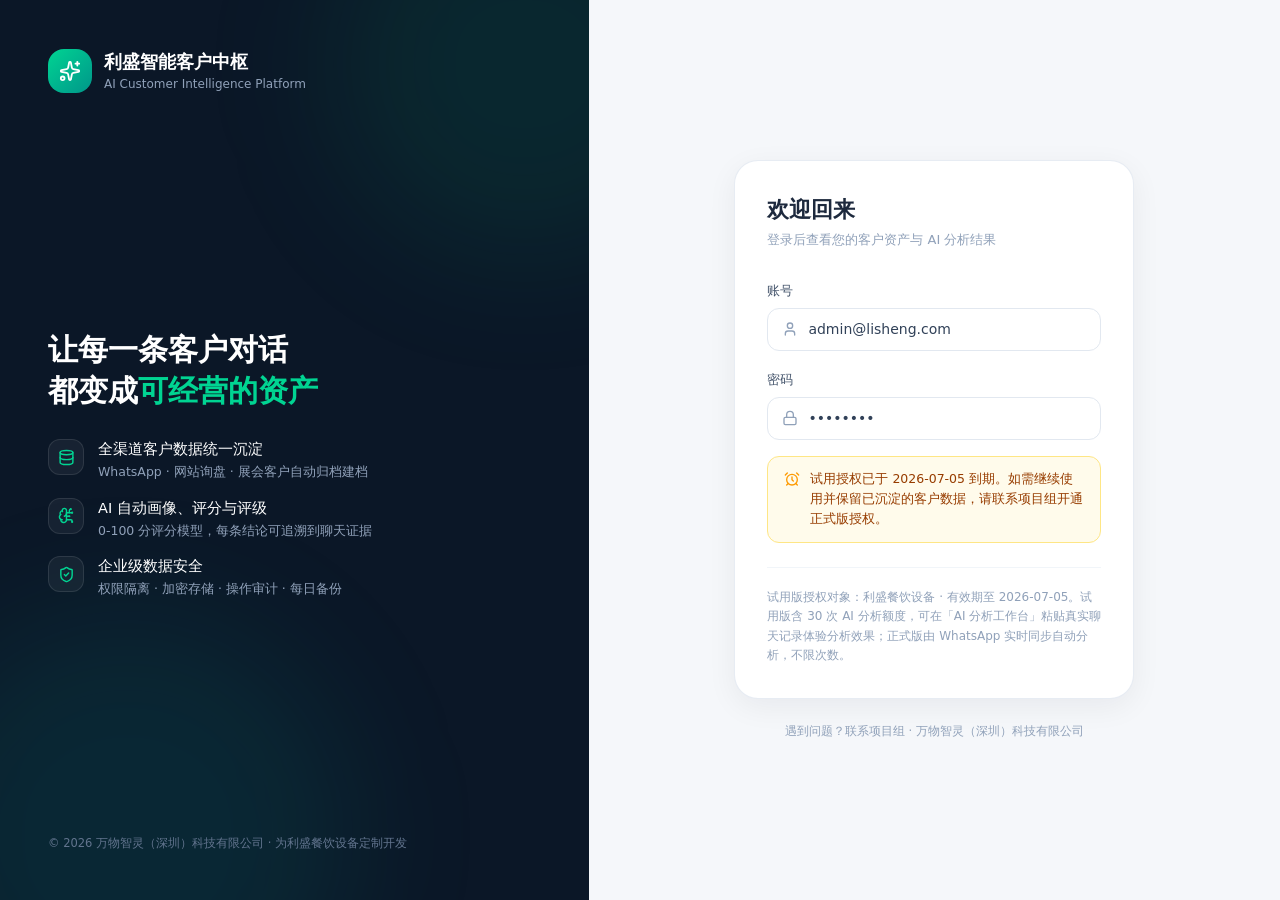
<file: lisheng/index.html>
<!doctype html>
<html lang="zh-CN">
  <head>
    <meta charset="UTF-8" />
    <meta name="viewport" content="width=device-width, initial-scale=1.0" />
    <script>
      // 手机访问时按桌面版宽度等比缩放展示（管理后台信息密度高，缩放浏览体验优于挤压布局）
      if (Math.min(screen.width, window.innerWidth) < 768) {
        document.querySelector('meta[name="viewport"]').setAttribute('content', 'width=1366, user-scalable=yes')
      }
    </script>
    <meta name="description" content="利盛智能客户中枢 · 面向餐饮设备出口业务的 AI 客户数据中台与智能分析系统" />
    <link rel="icon" href="data:image/svg+xml,%3Csvg xmlns='http://www.w3.org/2000/svg' viewBox='0 0 64 64'%3E%3Crect width='64' height='64' rx='14' fill='%2310b981'/%3E%3Cpath d='M32 14l4.2 9.8L46 28l-9.8 4.2L32 42l-4.2-9.8L18 28l9.8-4.2z' fill='white'/%3E%3Ccircle cx='45' cy='45' r='5' fill='white' opacity='.85'/%3E%3C/svg%3E" />
    <title>利盛智能客户中枢 · AI 客户分析 Agent</title>
    <script type="module" crossorigin src="./assets/index-CEiwzPzc.js"></script>
    <link rel="modulepreload" crossorigin href="./assets/rolldown-runtime-QTnfLwEv.js">
    <link rel="modulepreload" crossorigin href="./assets/charts-BfFqju5J.js">
    <link rel="modulepreload" crossorigin href="./assets/vendor-BiZj6aky.js">
    <link rel="stylesheet" crossorigin href="./assets/index-NI5pk39o.css">
  </head>
  <body>
    <div id="root"></div>
  </body>
</html>
</file>
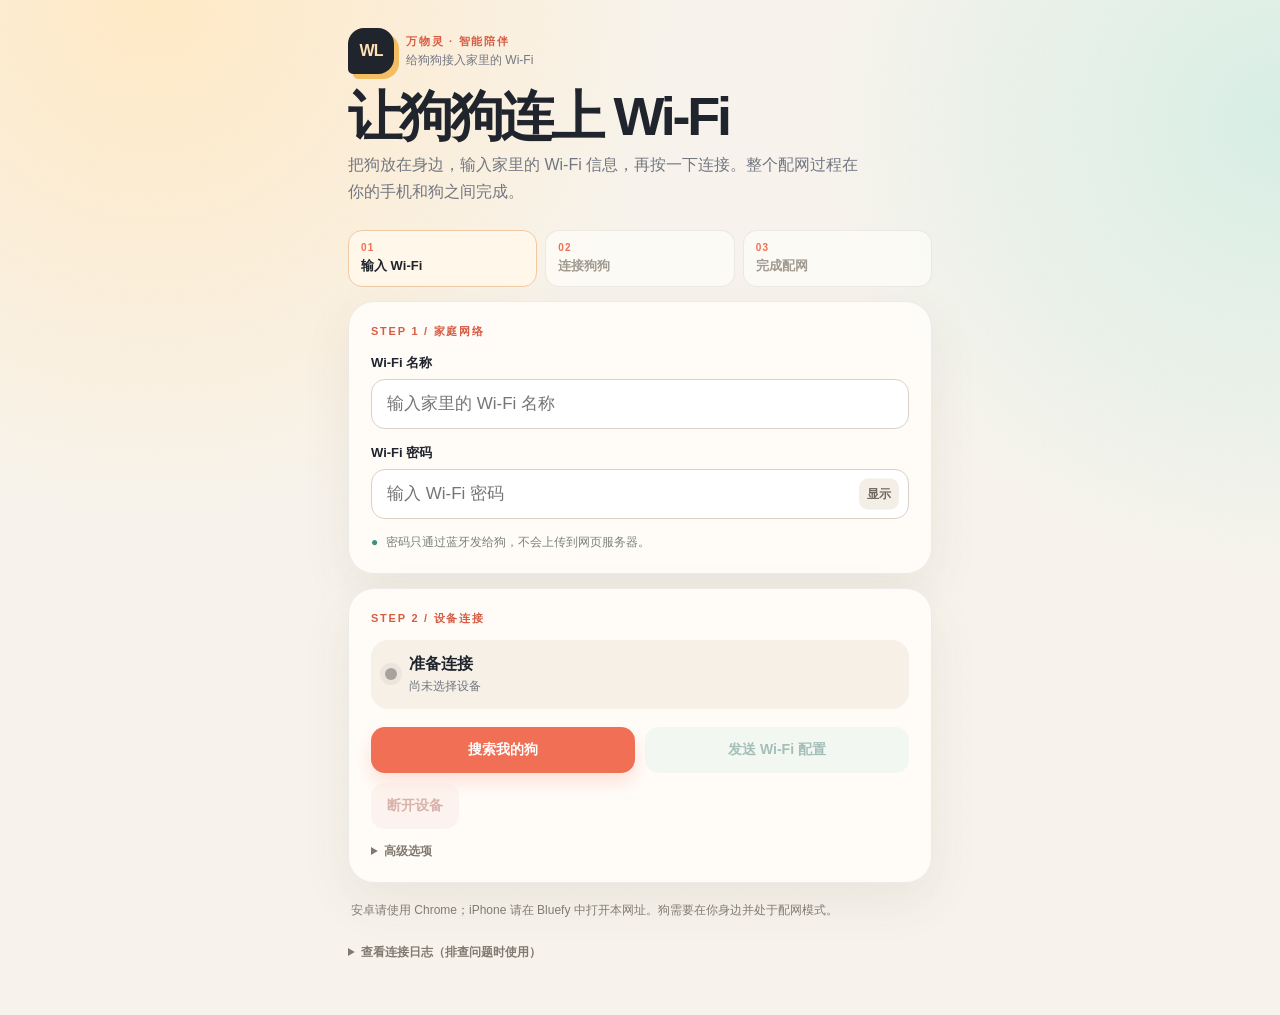
<file: wifi/index.html>
<!doctype html>
<html lang="zh-CN">
<head>
  <meta charset="utf-8">
  <meta name="viewport" content="width=device-width,initial-scale=1,viewport-fit=cover">
  <script>
    // GitHub Pages is still provisioning the custom-domain certificate. If a
    // user follows the temporary HTTP form of the short link, move to the
    // secure canonical page before any Bluetooth code can run.
    if (location.protocol === 'http:' && location.hostname === 'wwling.cn') {
      location.replace('https://chilled-watermelon.github.io/wanwuling-wifi-config/' + location.search + location.hash);
    }
  </script>
  <title>万物灵 Wi‑Fi 配网</title>
  <style>
    :root { color-scheme: light; font-family: "Avenir Next", "PingFang SC", -apple-system, BlinkMacSystemFont, sans-serif; --ink:#20242d; --muted:#737782; --paper:#f7f3ec; --card:#fffdf9; --line:#e8e0d5; --coral:#f16f55; --coral-dark:#d85b44; --mint:#3d927f; --sun:#f4bd62; }
    * { box-sizing:border-box; }
    body { margin:0; min-height:100vh; color:var(--ink); background:radial-gradient(circle at 12% 0%,#ffe9c5 0,transparent 35%),radial-gradient(circle at 100% 12%,#d8eee5 0,transparent 30%),var(--paper); }
    body::before { content:""; position:fixed; inset:0; pointer-events:none; opacity:.16; background-image:linear-gradient(115deg,transparent 0 47%,rgba(32,36,45,.12) 47.2% 47.5%,transparent 47.7%); background-size:28px 28px; }
    main { position:relative; max-width:620px; margin:0 auto; padding:28px 18px 54px; }
    .brand { display:flex; align-items:center; gap:12px; }
    .mark { display:grid; place-items:center; width:46px; height:46px; border-radius:16px 16px 16px 5px; background:var(--ink); color:#ffe1b6; font-size:16px; font-weight:800; letter-spacing:-1px; box-shadow:5px 5px 0 var(--sun); }
    .eyebrow,.card-kicker { color:var(--coral-dark); font-size:11px; font-weight:800; letter-spacing:.16em; text-transform:uppercase; }
    h1 { margin:14px 0 8px; font-size:clamp(32px,8vw,54px); line-height:1.04; letter-spacing:-.06em; }
    .lead { max-width:520px; margin:0; color:var(--muted); font-size:16px; line-height:1.65; }
    .guide { display:grid; grid-template-columns:repeat(3,1fr); gap:8px; margin:25px 0 14px; }
    .guide-step { padding:11px 12px; border:1px solid rgba(32,36,45,.08); border-radius:14px; background:rgba(255,253,249,.65); color:#a09a90; }
    .guide-step.active { color:var(--ink); border-color:#f1c8a0; background:#fff7ea; }
    .guide-step span { display:block; font-size:10px; font-weight:800; letter-spacing:.12em; color:var(--coral); }
    .guide-step b { display:block; margin-top:4px; font-size:13px; }
    .card { margin-top:14px; padding:22px; border:1px solid rgba(32,36,45,.08); border-radius:26px; background:rgba(255,253,249,.92); box-shadow:0 18px 50px rgba(72,59,42,.08); }
    .card-kicker { margin-bottom:14px; }
    label { display:block; margin:15px 0 7px; font-size:13px; font-weight:800; }
    input { width:100%; border:1px solid #d9d1c7; border-radius:14px; padding:14px 15px; outline:none; background:#fff; color:var(--ink); font:inherit; font-size:17px; transition:border .2s,box-shadow .2s; }
    input:focus { border-color:var(--coral); box-shadow:0 0 0 4px rgba(241,111,85,.14); }
    .password-wrap { position:relative; }
    .password-wrap input { padding-right:70px; }
    .password-toggle { position:absolute; top:50%; right:10px; transform:translateY(-50%); padding:7px 8px; border-radius:9px; background:#f3eee6; color:#6d665c; font-size:12px; }
    button { border:0; border-radius:14px; padding:14px 16px; font:inherit; font-size:14px; font-weight:800; cursor:pointer; transition:transform .18s,box-shadow .18s,opacity .18s; }
    button:not(:disabled):active { transform:translateY(1px); }
    button:disabled { opacity:.42; cursor:not-allowed; }
    .actions { display:grid; grid-template-columns:1fr 1fr; gap:10px; margin-top:18px; }
    .primary { color:#fff; background:var(--coral); box-shadow:0 9px 18px rgba(241,111,85,.2); }
    .primary:not(:disabled):hover { box-shadow:0 12px 22px rgba(241,111,85,.28); }
    .secondary { color:#276b61; background:#e1f0e9; }
    .danger { margin-top:10px; color:#a34c42; background:#fae7e1; }
    .trust-note { display:flex; gap:8px; margin-top:14px; color:#7b827b; font-size:12px; line-height:1.5; }
    .trust-note span { color:var(--mint); }
    .status-panel { display:flex; align-items:center; gap:12px; padding:14px; border-radius:17px; background:#f7f0e7; }
    .dot { flex:none; width:12px; height:12px; border-radius:50%; background:#a7a29b; box-shadow:0 0 0 5px rgba(167,162,155,.14); }
    .dot.ok { background:var(--mint); box-shadow:0 0 0 5px rgba(61,146,127,.14); } .dot.warn { background:var(--sun); box-shadow:0 0 0 5px rgba(244,189,98,.18); } .dot.err { background:#d9574d; box-shadow:0 0 0 5px rgba(217,87,77,.14); }
    #statusText { display:block; font-weight:800; }
    .small { display:block; margin-top:3px; color:var(--muted); font-size:12px; word-break:break-all; }
    details { margin-top:14px; }
    summary { cursor:pointer; color:#81796f; font-size:12px; font-weight:700; }
    .check { display:flex; align-items:center; gap:8px; margin-top:10px; color:#6d6a63; font-size:12px; font-weight:600; }
    .check input { width:auto; accent-color:var(--coral); }
    .footer-note { margin:18px 3px 0; color:#817b72; font-size:12px; line-height:1.6; }
    .diagnostics { margin-top:24px; }
    .log-head { display:flex; align-items:center; justify-content:space-between; margin:12px 0 8px; }
    .log-head strong { font-size:13px; }
    .clear { padding:7px 10px; border-radius:9px; background:#eee8df; color:#686159; font-size:11px; }
    pre { max-height:230px; margin:0; overflow:auto; white-space:pre-wrap; word-break:break-word; border-radius:14px; padding:13px; background:#20242d; color:#d8f3e8; font:11px/1.55 ui-monospace,SFMono-Regular,Menlo,monospace; }
    @media (max-width:460px) { main { padding:22px 14px 40px; } .card { padding:18px; border-radius:22px; } .actions { grid-template-columns:1fr; } .guide-step { padding:10px 9px; } .guide-step b { font-size:12px; } }
  </style>
</head>
<body>
<main>
  <div class="brand"><div class="mark">WL</div><div><div class="eyebrow">万物灵 · 智能陪伴</div><div style="color:var(--muted);font-size:12px;margin-top:3px">给狗狗接入家里的 Wi‑Fi</div></div></div>
  <h1>让狗狗连上 Wi‑Fi</h1>
  <p class="lead">把狗放在身边，输入家里的 Wi‑Fi 信息，再按一下连接。整个配网过程在你的手机和狗之间完成。</p>

  <div class="guide"><div class="guide-step active"><span>01</span><b>输入 Wi‑Fi</b></div><div class="guide-step"><span>02</span><b>连接狗狗</b></div><div class="guide-step"><span>03</span><b>完成配网</b></div></div>

  <section class="card">
    <div class="card-kicker">Step 1 / 家庭网络</div>
    <label for="ssid">Wi‑Fi 名称</label>
    <input id="ssid" autocomplete="off" placeholder="输入家里的 Wi‑Fi 名称">
    <label for="password">Wi‑Fi 密码</label>
    <div class="password-wrap"><input id="password" type="password" autocomplete="off" placeholder="输入 Wi‑Fi 密码"><button id="passwordToggle" class="password-toggle" type="button">显示</button></div>
    <div class="trust-note"><span>●</span><div>密码只通过蓝牙发给狗，不会上传到网页服务器。</div></div>
  </section>

  <section class="card">
    <div class="card-kicker">Step 2 / 设备连接</div>
    <div class="status-panel"><span id="statusDot" class="dot"></span><div><span id="statusText">准备连接</span><span id="deviceText" class="small">尚未选择设备</span></div></div>
    <div class="actions"><button id="connectBtn" class="primary">搜索我的狗</button><button id="sendBtn" class="secondary" disabled>发送 Wi‑Fi 配置</button></div>
    <button id="disconnectBtn" class="danger" disabled>断开设备</button>
    <details><summary>高级选项</summary><label class="check"><input id="nameFilter" type="checkbox" checked> 只搜索 JL 开头的设备</label></details>
  </section>

  <p class="footer-note">安卓请使用 Chrome；iPhone 请在 Bluefy 中打开本网址。狗需要在你身边并处于配网模式。</p>

  <details class="diagnostics"><summary>查看连接日志（排查问题时使用）</summary><div class="log-head"><strong>运行日志</strong><button id="clearBtn" class="clear" type="button">清空</button></div><pre id="log"></pre></details>
</main>
<script src="app.js"></script>
</body>
</html>
</file>
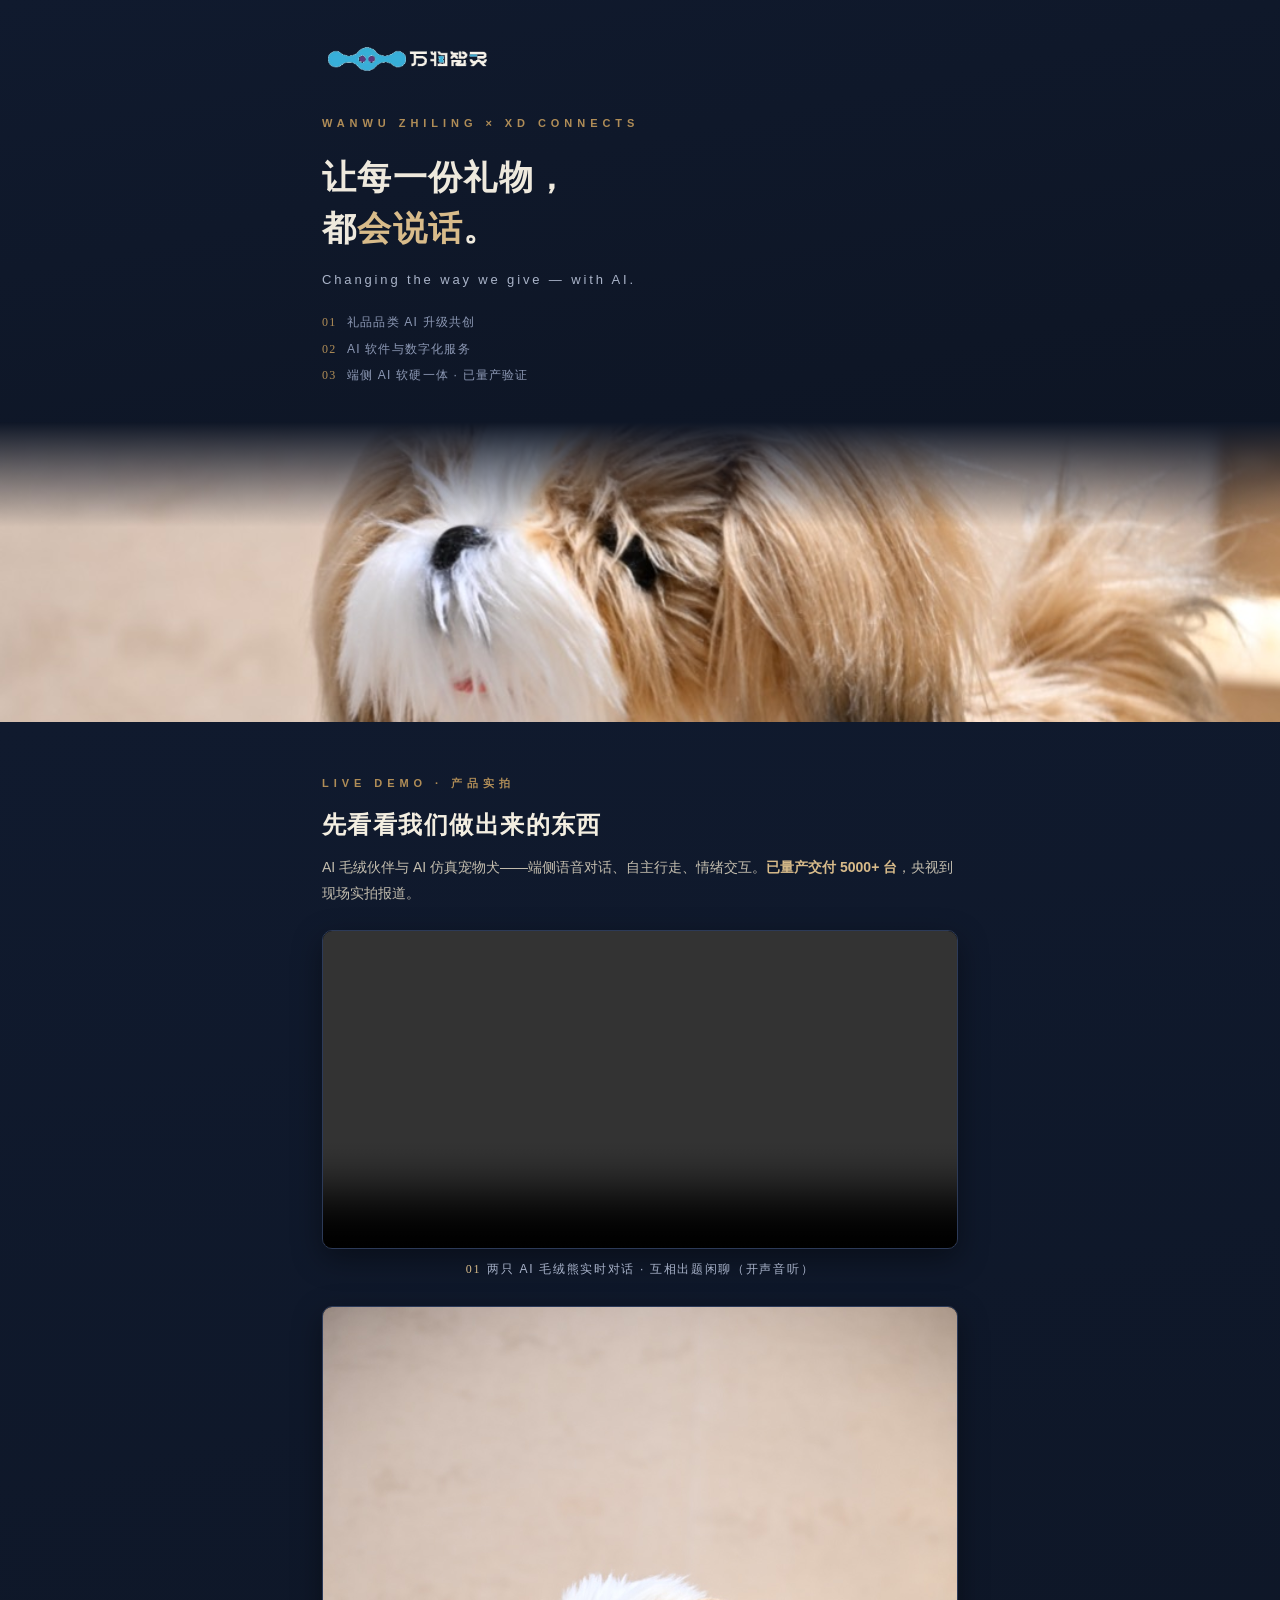
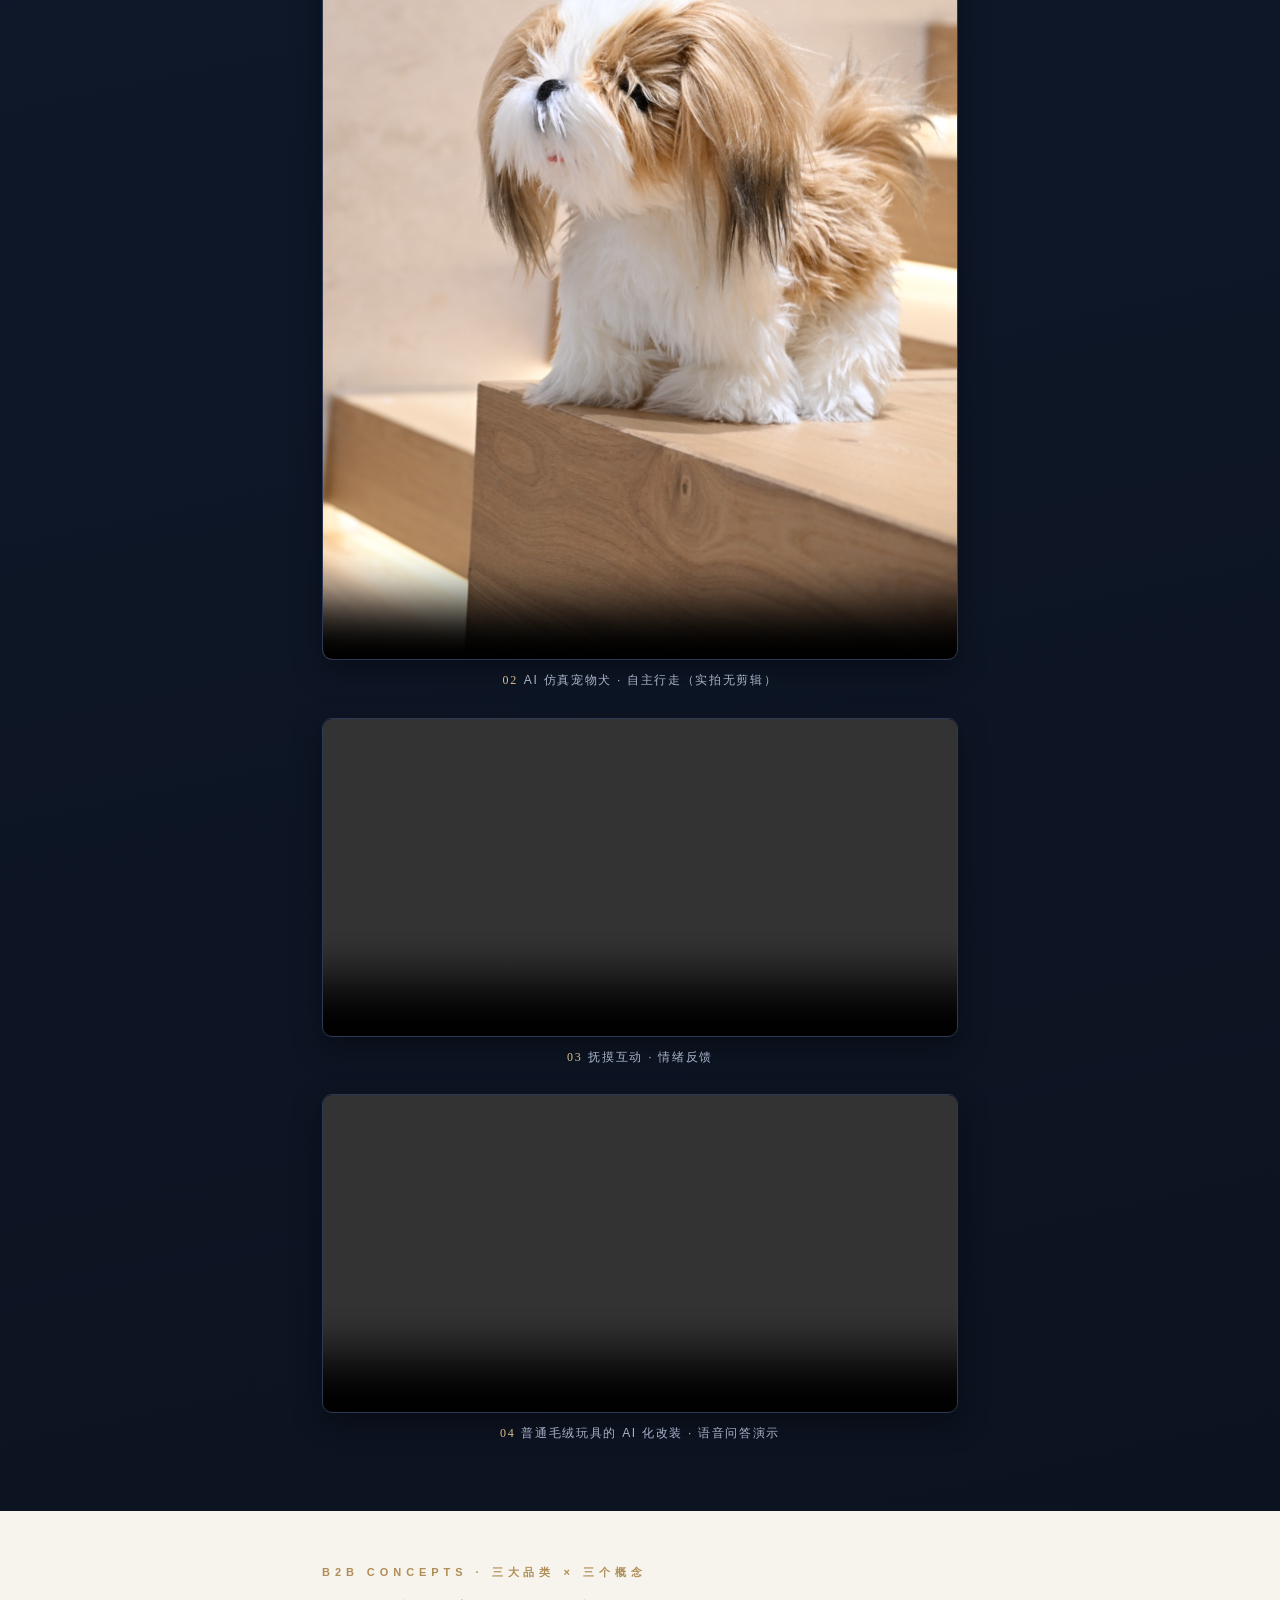
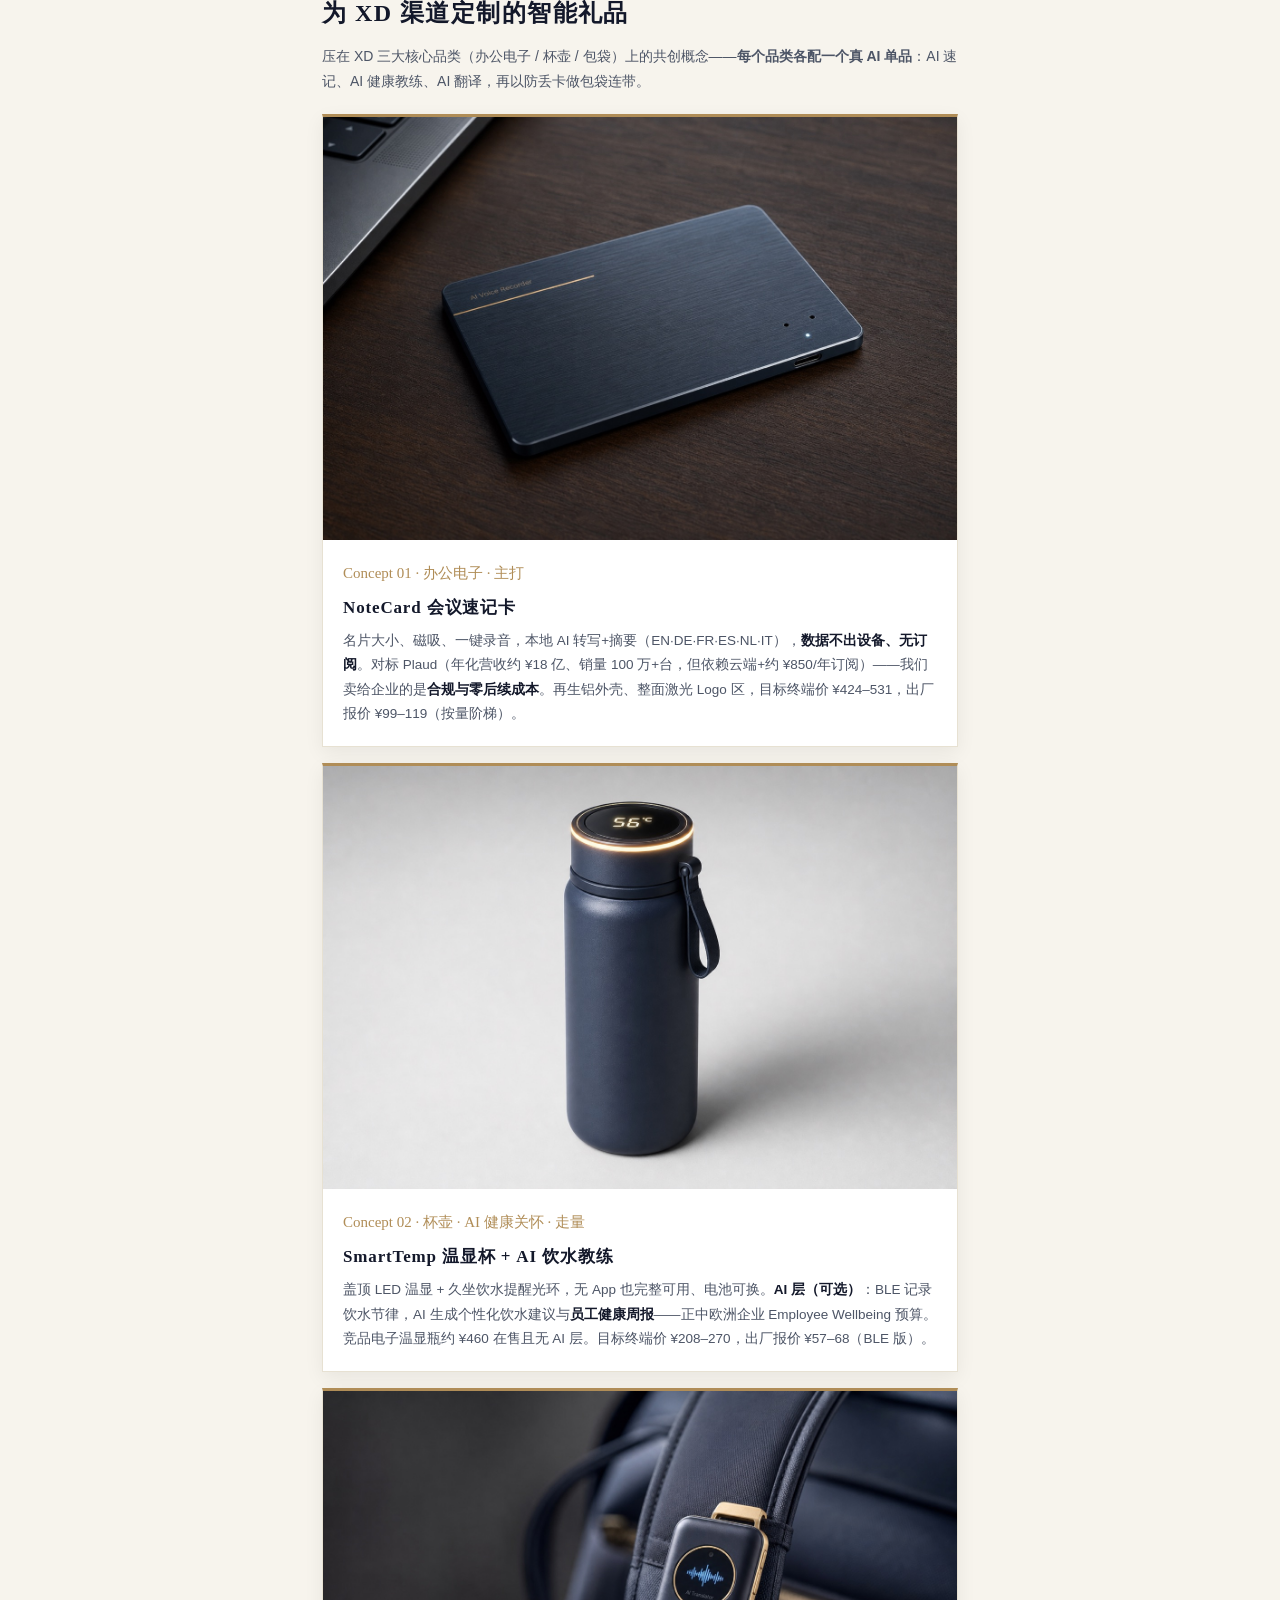
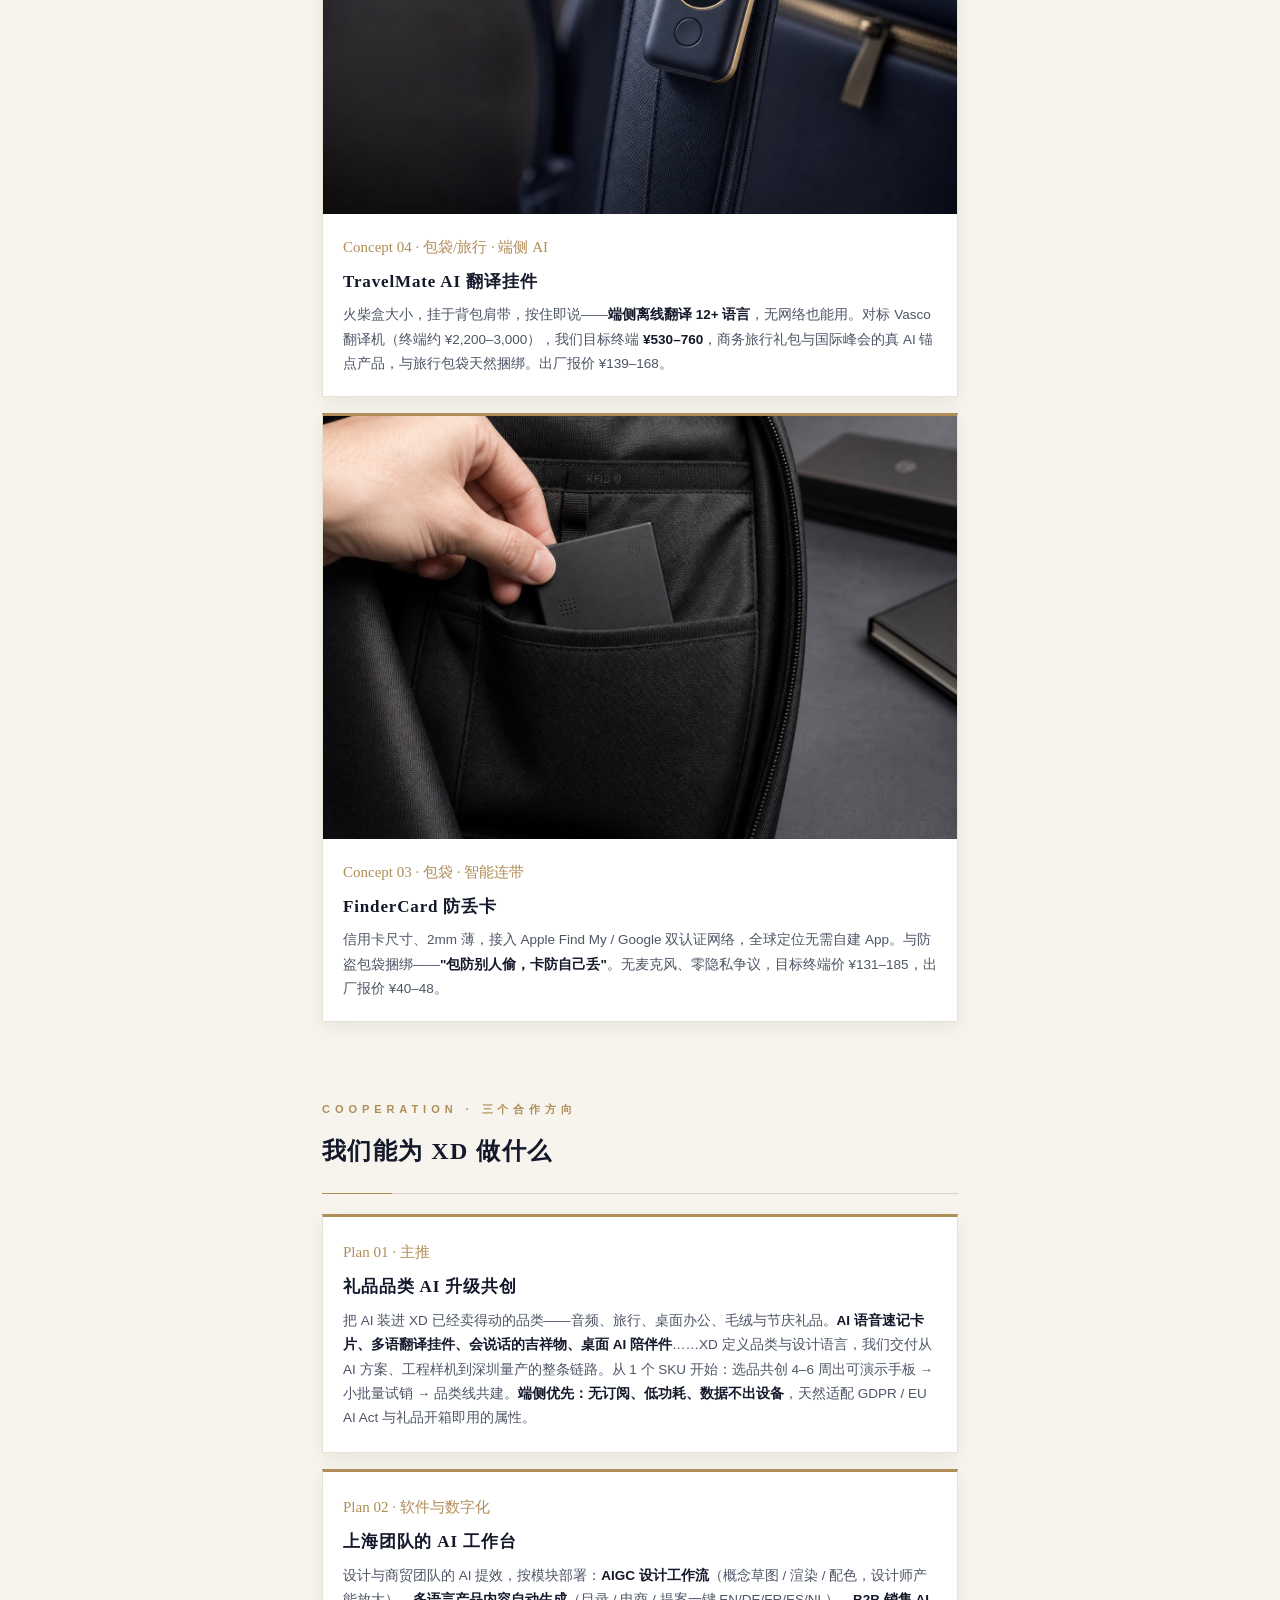
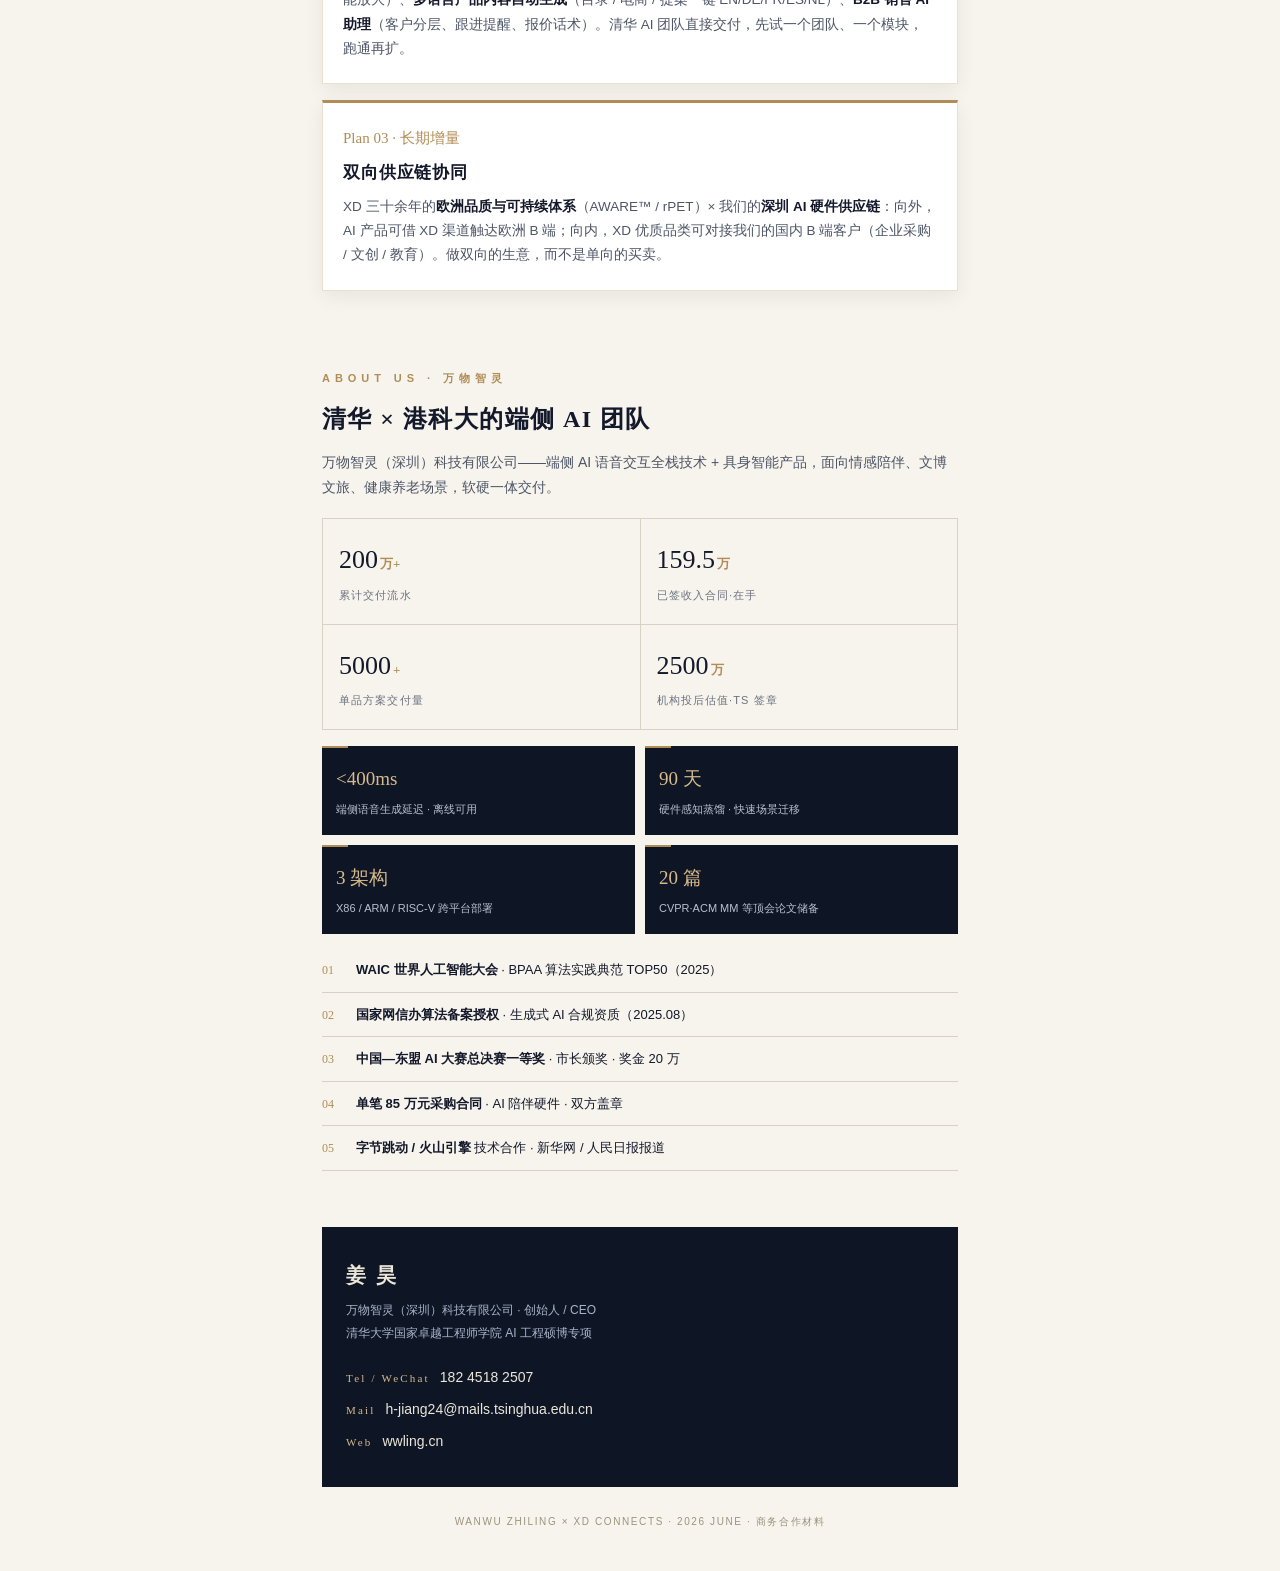
<file: xd/index.html>
<!DOCTYPE html>
<html lang="zh-CN">
<head>
<meta charset="UTF-8">
<meta name="viewport" content="width=device-width,initial-scale=1">
<meta name="robots" content="noindex">
<title>万物智灵 × XD Connects · 礼品 AI 升级合作</title>
<style>
  :root{
    --paper:#f7f4ed; --ink:#13182a; --navy:#0e1626;
    --gold:#b08d57; --gold-l:#d8bb8a; --gold-pale:#e9dcc3;
    --mut:#6b7280; --hair:#d8d2c4;
  }
  *{margin:0;padding:0;box-sizing:border-box;}
  body{font-family:"PingFang SC","Hiragino Sans GB",sans-serif;color:var(--ink);background:var(--paper);font-weight:300;line-height:1.8;}
  .serif{font-family:"Songti SC","STSongti-SC","SimSun",serif;}
  .kick{font-size:11px;letter-spacing:.45em;color:var(--gold);font-weight:600;text-transform:uppercase;}
  .wrap{max-width:680px;margin:0 auto;padding:0 22px;}

  /* hero */
  .hero{background:linear-gradient(168deg,#101a2e 0%,#0e1626 55%,#0c1320 100%);color:#eee9dd;padding:44px 0 0;}
  .hero .logo{height:30px;display:block;margin-bottom:40px;}
  .hero h1{font-family:"Songti SC",serif;font-weight:900;font-size:34px;line-height:1.5;letter-spacing:.04em;margin:18px 0 14px;}
  .hero h1 .g{color:var(--gold-l);}
  .hero .sub{font-size:13px;letter-spacing:.22em;color:#aab4c9;}
  .hero .lines{margin-top:18px;font-size:12px;color:#8d99b5;letter-spacing:.1em;line-height:2.2;}
  .hero .lines i{font-style:normal;color:var(--gold);font-family:Georgia,serif;margin-right:6px;}
  .hero-img{margin-top:34px;position:relative;height:300px;}
  .hero-img img{width:100%;height:100%;object-fit:cover;object-position:center 40%;display:block;}
  .hero-img::before{content:"";position:absolute;inset:0;background:linear-gradient(180deg,#0e1626 0%,transparent 35%);}

  section{padding:52px 0 10px;}
  h2{font-family:"Songti SC",serif;font-weight:900;font-size:24px;letter-spacing:.06em;margin:10px 0 8px;}
  .lede{font-size:14px;color:#4d5566;}
  .rule{width:100%;height:1px;background:linear-gradient(90deg,var(--gold) 0 70px,var(--hair) 70px 100%);margin:20px 0;}

  /* videos */
  .dark-sec{background:linear-gradient(168deg,#101a2e 0%,#0c1320 100%);color:#eee9dd;padding:52px 0 40px;margin-top:40px;}
  .dark-sec h2{color:#f3eee1;}
  .dark-sec .lede{color:#c3bdae;}
  video{width:100%;display:block;border-radius:10px;border:1px solid #2c3a58;box-shadow:0 10px 30px #00000066;background:#000;}
  .vcap{font-size:12px;letter-spacing:.14em;color:#a8b2c9;text-align:center;margin:10px 0 26px;}
  .vcap b{color:var(--gold-l);font-family:Georgia,serif;font-weight:400;margin-right:6px;}

  /* plan cards */
  .card{background:#fff;border:1px solid #e7e1d2;border-top:3px solid var(--gold);padding:22px 20px;margin-bottom:16px;box-shadow:0 6px 18px #00000010;}
  .card .no{font-family:Georgia,serif;font-size:15px;color:var(--gold);}
  .card h3{font-family:"Songti SC",serif;font-weight:900;font-size:17px;margin:6px 0 6px;letter-spacing:.05em;}
  .card p{font-size:13.5px;color:#4d5566;}
  .card p b{font-weight:600;color:var(--ink);}

  /* figures */
  .figs{display:grid;grid-template-columns:1fr 1fr;gap:1px;background:var(--hair);border:1px solid var(--hair);margin-top:18px;}
  .fig{background:var(--paper);padding:18px 16px;}
  .fig .n{font-family:Georgia,serif;font-size:26px;}
  .fig .n small{font-size:13px;color:var(--gold);font-family:"Songti SC",serif;font-weight:900;margin-left:2px;}
  .fig .t{font-size:11px;color:var(--mut);letter-spacing:.1em;margin-top:2px;}

  .creds{margin-top:14px;}
  .cred{display:flex;gap:12px;padding:10px 0;border-bottom:1px solid var(--hair);font-size:13px;align-items:baseline;}
  .cred .no{font-family:Georgia,serif;font-size:12px;color:var(--gold);flex:0 0 22px;}
  .cred b{font-weight:600;}

  .tech{display:grid;grid-template-columns:1fr 1fr;gap:10px;margin-top:16px;}
  .tch{background:var(--navy);color:#ece6d8;padding:16px 14px;position:relative;}
  .tch::before{content:"";position:absolute;top:0;left:0;width:26px;height:2px;background:var(--gold);}
  .tch .n{font-family:Georgia,serif;font-size:19px;color:var(--gold-l);}
  .tch .t{font-size:11px;color:#b9c0cf;margin-top:4px;line-height:1.7;}

  /* contact */
  .contact{background:var(--navy);color:#ece6d8;padding:30px 24px;margin:46px 0 0;}
  .contact .nm{font-family:"Songti SC",serif;font-weight:900;font-size:20px;letter-spacing:.12em;}
  .contact .ti{font-size:12px;color:#aab4c9;margin:6px 0 16px;line-height:1.9;}
  .contact .way{font-size:14px;line-height:2.3;}
  .contact .way b{color:var(--gold-l);font-family:Georgia,serif;font-weight:400;font-size:11px;letter-spacing:.2em;margin-right:10px;}
  footer{padding:26px 0 40px;font-size:10px;color:#9a937f;letter-spacing:.16em;text-align:center;}
</style>
</head>
<body>

<div class="hero">
  <div class="wrap">
    <img class="logo" src="logo_light.png" alt="万物智灵">
    <div class="kick">Wanwu Zhiling × XD Connects</div>
    <h1>让每一份礼物，<br>都<span class="g">会说话</span>。</h1>
    <div class="sub">Changing the way we give — with AI.</div>
    <div class="lines">
      <i>01</i> 礼品品类 AI 升级共创<br>
      <i>02</i> AI 软件与数字化服务<br>
      <i>03</i> 端侧 AI 软硬一体 · 已量产验证
    </div>
  </div>
  <div class="hero-img"><img src="ai_dog.jpg" alt="AI 仿真宠物犬"></div>
</div>

<div class="dark-sec" style="margin-top:0;">
  <div class="wrap">
    <div class="kick">Live Demo · 产品实拍</div>
    <h2>先看看我们做出来的东西</h2>
    <p class="lede" style="margin-bottom:24px;">AI 毛绒伙伴与 AI 仿真宠物犬——端侧语音对话、自主行走、情绪交互。<b style="color:var(--gold-l);">已量产交付 5000+ 台</b>，央视到现场实拍报道。</p>
    <video src="v/bear_chat.mp4" controls playsinline preload="metadata"></video>
    <div class="vcap"><b>01</b>两只 AI 毛绒熊实时对话 · 互相出题闲聊（开声音听）</div>
    <video src="v/dog_walk.mp4" controls playsinline preload="metadata" poster="ai_dog.jpg"></video>
    <div class="vcap"><b>02</b>AI 仿真宠物犬 · 自主行走（实拍无剪辑）</div>
    <video src="v/dog_pet.mp4" controls playsinline preload="metadata"></video>
    <div class="vcap"><b>03</b>抚摸互动 · 情绪反馈</div>
    <video src="v/plush_ai.mp4" controls playsinline preload="metadata"></video>
    <div class="vcap"><b>04</b>普通毛绒玩具的 AI 化改装 · 语音问答演示</div>
  </div>
</div>

<section>
  <div class="wrap">
    <div class="kick">B2B Concepts · 三大品类 × 三个概念</div>
    <h2>为 XD 渠道定制的智能礼品</h2>
    <p class="lede" style="margin-bottom:20px;">压在 XD 三大核心品类（办公电子 / 杯壶 / 包袋）上的共创概念——<b>每个品类各配一个真 AI 单品</b>：AI 速记、AI 健康教练、AI 翻译，再以防丢卡做包袋连带。</p>
    <div class="card" style="padding:0;overflow:hidden;">
      <img src="concept_notecard.jpg" style="width:100%;display:block;" alt="NoteCard">
      <div style="padding:20px;">
        <div class="no">Concept 01 · 办公电子 · 主打</div>
        <h3>NoteCard 会议速记卡</h3>
        <p>名片大小、磁吸、一键录音，本地 AI 转写+摘要（EN·DE·FR·ES·NL·IT），<b>数据不出设备、无订阅</b>。对标 Plaud（年化营收约 ¥18 亿、销量 100 万+台，但依赖云端+约 ¥850/年订阅）——我们卖给企业的是<b>合规与零后续成本</b>。再生铝外壳、整面激光 Logo 区，目标终端价 ¥424–531，出厂报价 ¥99–119（按量阶梯）。</p>
      </div>
    </div>
    <div class="card" style="padding:0;overflow:hidden;">
      <img src="concept_smartbottle.jpg" style="width:100%;display:block;" alt="SmartTemp">
      <div style="padding:20px;">
        <div class="no">Concept 02 · 杯壶 · AI 健康关怀 · 走量</div>
        <h3>SmartTemp 温显杯 + AI 饮水教练</h3>
        <p>盖顶 LED 温显 + 久坐饮水提醒光环，无 App 也完整可用、电池可换。<b>AI 层（可选）</b>：BLE 记录饮水节律，AI 生成个性化饮水建议与<b>员工健康周报</b>——正中欧洲企业 Employee Wellbeing 预算。竞品电子温显瓶约 ¥460 在售且无 AI 层。目标终端价 ¥208–270，出厂报价 ¥57–68（BLE 版）。</p>
      </div>
    </div>
    <div class="card" style="padding:0;overflow:hidden;">
      <img src="concept_travelmate.jpg" style="width:100%;display:block;" alt="TravelMate">
      <div style="padding:20px;">
        <div class="no">Concept 04 · 包袋/旅行 · 端侧 AI</div>
        <h3>TravelMate AI 翻译挂件</h3>
        <p>火柴盒大小，挂于背包肩带，按住即说——<b>端侧离线翻译 12+ 语言</b>，无网络也能用。对标 Vasco 翻译机（终端约 ¥2,200–3,000），我们目标终端 <b>¥530–760</b>，商务旅行礼包与国际峰会的真 AI 锚点产品，与旅行包袋天然捆绑。出厂报价 ¥139–168。</p>
      </div>
    </div>
    <div class="card" style="padding:0;overflow:hidden;">
      <img src="concept_findercard.jpg" style="width:100%;display:block;" alt="FinderCard">
      <div style="padding:20px;">
        <div class="no">Concept 03 · 包袋 · 智能连带</div>
        <h3>FinderCard 防丢卡</h3>
        <p>信用卡尺寸、2mm 薄，接入 Apple Find My / Google 双认证网络，全球定位无需自建 App。与防盗包袋捆绑——<b>"包防别人偷，卡防自己丢"</b>。无麦克风、零隐私争议，目标终端价 ¥131–185，出厂报价 ¥40–48。</p>
      </div>
    </div>
  </div>
</section>

<section>
  <div class="wrap">
    <div class="kick">Cooperation · 三个合作方向</div>
    <h2>我们能为 XD 做什么</h2>
    <div class="rule"></div>
    <div class="card">
      <div class="no">Plan 01 · 主推</div>
      <h3>礼品品类 AI 升级共创</h3>
      <p>把 AI 装进 XD 已经卖得动的品类——音频、旅行、桌面办公、毛绒与节庆礼品。<b>AI 语音速记卡片、多语翻译挂件、会说话的吉祥物、桌面 AI 陪伴件</b>……XD 定义品类与设计语言，我们交付从 AI 方案、工程样机到深圳量产的整条链路。从 1 个 SKU 开始：选品共创 4–6 周出可演示手板 → 小批量试销 → 品类线共建。<b>端侧优先：无订阅、低功耗、数据不出设备</b>，天然适配 GDPR / EU AI Act 与礼品开箱即用的属性。</p>
    </div>
    <div class="card">
      <div class="no">Plan 02 · 软件与数字化</div>
      <h3>上海团队的 AI 工作台</h3>
      <p>设计与商贸团队的 AI 提效，按模块部署：<b>AIGC 设计工作流</b>（概念草图 / 渲染 / 配色，设计师产能放大）、<b>多语言产品内容自动生成</b>（目录 / 电商 / 提案一键 EN/DE/FR/ES/NL）、<b>B2B 销售 AI 助理</b>（客户分层、跟进提醒、报价话术）。清华 AI 团队直接交付，先试一个团队、一个模块，跑通再扩。</p>
    </div>
    <div class="card">
      <div class="no">Plan 03 · 长期增量</div>
      <h3>双向供应链协同</h3>
      <p>XD 三十余年的<b>欧洲品质与可持续体系</b>（AWARE™ / rPET）× 我们的<b>深圳 AI 硬件供应链</b>：向外，AI 产品可借 XD 渠道触达欧洲 B 端；向内，XD 优质品类可对接我们的国内 B 端客户（企业采购 / 文创 / 教育）。做双向的生意，而不是单向的买卖。</p>
    </div>
  </div>
</section>

<section>
  <div class="wrap">
    <div class="kick">About Us · 万物智灵</div>
    <h2>清华 × 港科大的端侧 AI 团队</h2>
    <p class="lede">万物智灵（深圳）科技有限公司——端侧 AI 语音交互全栈技术 + 具身智能产品，面向情感陪伴、文博文旅、健康养老场景，软硬一体交付。</p>
    <div class="figs">
      <div class="fig"><div class="n">200<small>万+</small></div><div class="t">累计交付流水</div></div>
      <div class="fig"><div class="n">159.5<small>万</small></div><div class="t">已签收入合同·在手</div></div>
      <div class="fig"><div class="n">5000<small>+</small></div><div class="t">单品方案交付量</div></div>
      <div class="fig"><div class="n">2500<small>万</small></div><div class="t">机构投后估值·TS 签章</div></div>
    </div>
    <div class="tech">
      <div class="tch"><div class="n">&lt;400ms</div><div class="t">端侧语音生成延迟 · 离线可用</div></div>
      <div class="tch"><div class="n">90 天</div><div class="t">硬件感知蒸馏 · 快速场景迁移</div></div>
      <div class="tch"><div class="n">3 架构</div><div class="t">X86 / ARM / RISC-V 跨平台部署</div></div>
      <div class="tch"><div class="n">20 篇</div><div class="t">CVPR·ACM MM 等顶会论文储备</div></div>
    </div>
    <div class="creds">
      <div class="cred"><span class="no">01</span><span><b>WAIC 世界人工智能大会</b> · BPAA 算法实践典范 TOP50（2025）</span></div>
      <div class="cred"><span class="no">02</span><span><b>国家网信办算法备案授权</b> · 生成式 AI 合规资质（2025.08）</span></div>
      <div class="cred"><span class="no">03</span><span><b>中国—东盟 AI 大赛总决赛一等奖</b> · 市长颁奖 · 奖金 20 万</span></div>
      <div class="cred"><span class="no">04</span><span><b>单笔 85 万元采购合同</b> · AI 陪伴硬件 · 双方盖章</span></div>
      <div class="cred"><span class="no">05</span><span><b>字节跳动 / 火山引擎</b> 技术合作 · 新华网 / 人民日报报道</span></div>
    </div>
  </div>
</section>

<div class="wrap">
  <div class="contact">
    <div class="nm">姜 昊</div>
    <div class="ti">万物智灵（深圳）科技有限公司 · 创始人 / CEO<br>清华大学国家卓越工程师学院 AI 工程硕博专项</div>
    <div class="way"><b>Tel / WeChat</b>182 4518 2507</div>
    <div class="way"><b>Mail</b>h-jiang24@mails.tsinghua.edu.cn</div>
    <div class="way"><b>Web</b>wwling.cn</div>
  </div>
  <footer>WANWU ZHILING × XD CONNECTS · 2026 JUNE · 商务合作材料</footer>
</div>

</body>
</html>
</file>
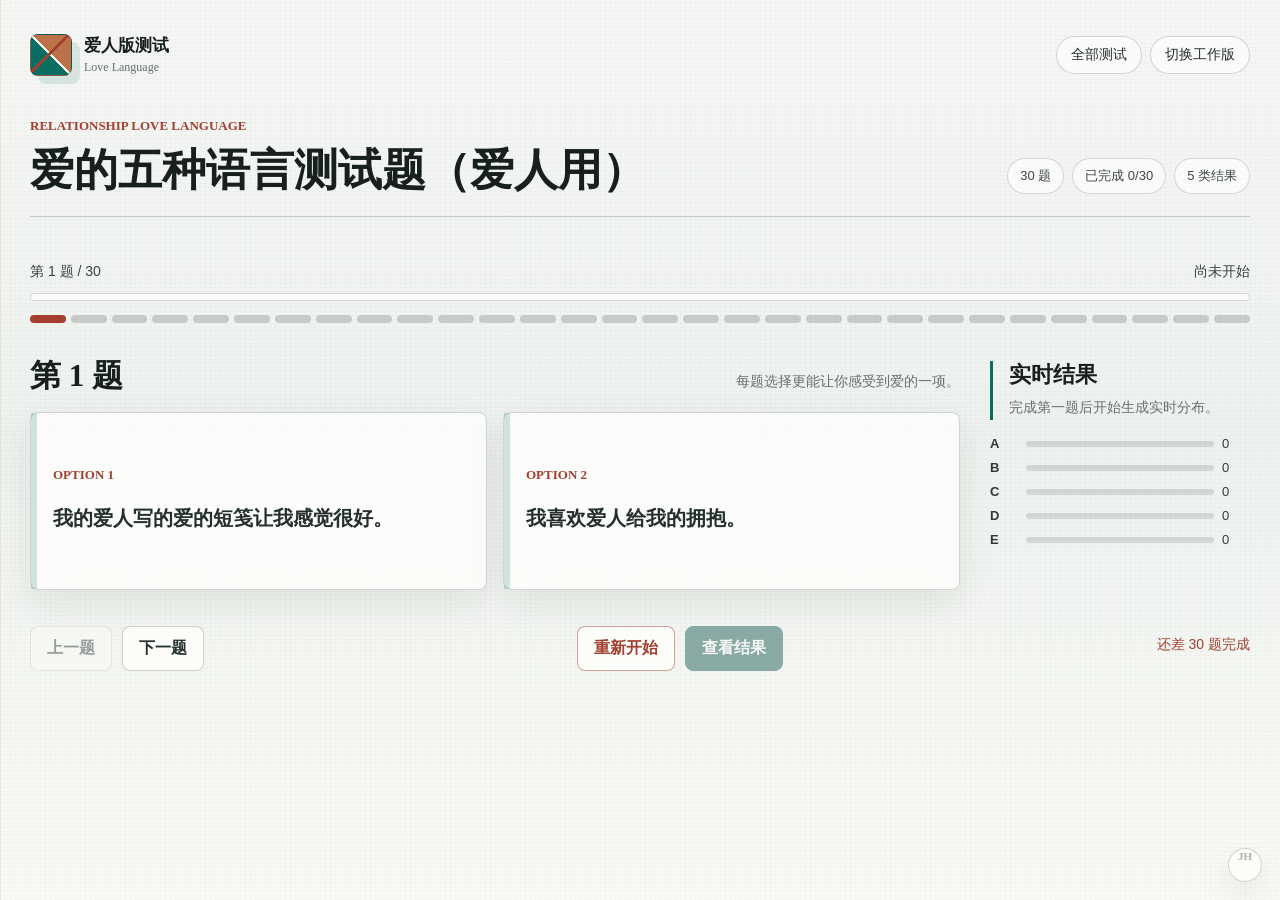
<file: language-test/love-test.html>
<!doctype html>
<html lang="zh-CN">
  <head>
    <meta charset="utf-8">
    <meta name="viewport" content="width=device-width, initial-scale=1">
    <title>爱人版测试 - 爱的五种语言</title>
    <link rel="stylesheet" href="styles.css">
    <script src="app.js" defer></script>
  </head>
  <body class="quiz-page" data-test="love">
    <div class="page-frame">
      <header class="topbar">
        <a class="brand" href="index.html" aria-label="返回测试首页">
          <span class="brand-mark" aria-hidden="true"></span>
          <span>
            <strong>爱人版测试</strong>
            <small>Love Language</small>
          </span>
        </a>
        <nav class="topnav" aria-label="页面导航">
          <a href="index.html">全部测试</a>
          <a href="work-test.html">切换工作版</a>
        </nav>
      </header>
      <main id="quiz-app" class="quiz-main"></main>
      <button class="creator-egg" type="button" aria-label="作者彩蛋">JH</button>
    </div>
  </body>
</html>
</file>
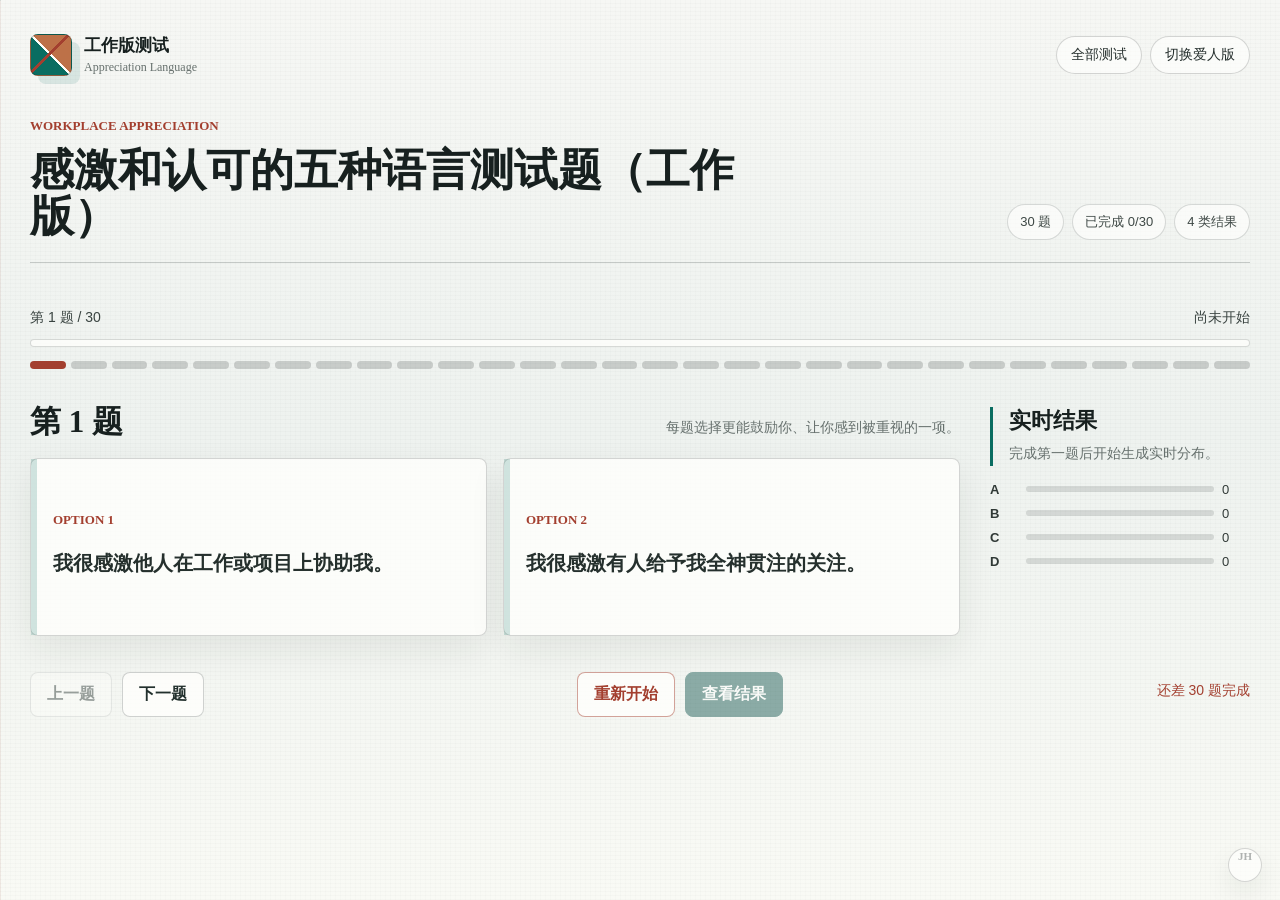
<file: language-test/work-test.html>
<!doctype html>
<html lang="zh-CN">
  <head>
    <meta charset="utf-8">
    <meta name="viewport" content="width=device-width, initial-scale=1">
    <title>工作版测试 - 感激和认可的五种语言</title>
    <link rel="stylesheet" href="styles.css">
    <script src="app.js" defer></script>
  </head>
  <body class="quiz-page" data-test="work">
    <div class="page-frame">
      <header class="topbar">
        <a class="brand" href="index.html" aria-label="返回测试首页">
          <span class="brand-mark" aria-hidden="true"></span>
          <span>
            <strong>工作版测试</strong>
            <small>Appreciation Language</small>
          </span>
        </a>
        <nav class="topnav" aria-label="页面导航">
          <a href="index.html">全部测试</a>
          <a href="love-test.html">切换爱人版</a>
        </nav>
      </header>
      <main id="quiz-app" class="quiz-main"></main>
      <button class="creator-egg" type="button" aria-label="作者彩蛋">JH</button>
    </div>
  </body>
</html>
</file>
<file: styles.css>
:root {
  color-scheme: light;
  --ink: #121725;
  --ink-soft: #4a5265;
  --muted: #6f7788;
  --paper: #fbfcff;
  --panel: rgba(255, 255, 255, 0.76);
  --line: rgba(31, 45, 72, 0.11);
  --cyan: #40c0d7;
  --blue: #224d9a;
  --violet: #62549e;
  --orange: #f39a3d;
  --green: #58c878;
  --shadow: 0 28px 90px rgba(36, 58, 107, 0.14);
  --radius: 34px;
}

* {
  box-sizing: border-box;
}

html {
  scroll-behavior: smooth;
}

body {
  margin: 0;
  color: var(--ink);
  font-family: -apple-system, BlinkMacSystemFont, "SF Pro Display", "PingFang SC", "Microsoft YaHei", sans-serif;
  background:
    radial-gradient(circle at 18% 16%, rgba(64, 192, 215, 0.22), transparent 32rem),
    radial-gradient(circle at 80% 12%, rgba(98, 84, 158, 0.26), transparent 34rem),
    radial-gradient(circle at 88% 54%, rgba(34, 77, 154, 0.16), transparent 30rem),
    linear-gradient(180deg, #ffffff 0%, #f7f9ff 48%, #eef5f9 100%);
  -webkit-font-smoothing: antialiased;
}

body::before {
  position: fixed;
  inset: 0;
  z-index: -1;
  content: "";
  pointer-events: none;
  background:
    linear-gradient(120deg, rgba(255, 255, 255, 0.65), rgba(255, 255, 255, 0)),
    radial-gradient(circle at 50% 0%, rgba(255, 255, 255, 0.95), transparent 28rem);
}

a {
  color: inherit;
}

.site-header {
  position: sticky;
  top: 0;
  z-index: 10;
  display: flex;
  align-items: center;
  justify-content: space-between;
  gap: 28px;
  padding: 20px clamp(22px, 6vw, 86px);
  background: rgba(255, 255, 255, 0.72);
  border-bottom: 1px solid rgba(255, 255, 255, 0.78);
  backdrop-filter: blur(24px) saturate(1.25);
}

.brand {
  display: inline-flex;
  align-items: center;
  gap: 12px;
  text-decoration: none;
}

.brand-symbol {
  position: relative;
  display: inline-flex;
  align-items: center;
  justify-content: center;
  width: 74px;
  height: 30px;
  border-radius: 999px;
  background: linear-gradient(135deg, var(--cyan), #39acd1);
  box-shadow: 0 12px 26px rgba(64, 192, 215, 0.2);
}

.brand-symbol::before,
.brand-symbol::after {
  position: absolute;
  content: "";
  width: 34px;
  height: 34px;
  border-radius: 50%;
  background: inherit;
}

.brand-symbol::before {
  left: -13px;
}

.brand-symbol::after {
  right: -13px;
}

.brand-symbol i {
  position: relative;
  z-index: 1;
  width: 9px;
  height: 9px;
  margin: 0 3px;
  border-radius: 50%;
  background: #473285;
}

.brand-text {
  color: var(--ink);
  font-size: 22px;
  font-weight: 900;
  letter-spacing: -0.08em;
}

nav {
  display: flex;
  flex-wrap: wrap;
  gap: 24px;
  color: rgba(18, 23, 37, 0.68);
  font-size: 14px;
  font-weight: 600;
}

nav a {
  text-decoration: none;
  transition: color 160ms ease;
}

nav a:hover {
  color: var(--blue);
}

.hero {
  position: relative;
  display: grid;
  grid-template-columns: minmax(0, 1fr);
  place-items: center;
  min-height: calc(100vh - 78px);
  padding: 78px clamp(20px, 5vw, 72px) 96px;
  overflow: hidden;
}

.ambient {
  position: absolute;
  border-radius: 999px;
  filter: blur(34px);
  opacity: 0.86;
  pointer-events: none;
}

.ambient-cyan {
  top: 118px;
  left: 6vw;
  width: 330px;
  height: 170px;
  background: rgba(64, 192, 215, 0.44);
}

.ambient-blue {
  top: 94px;
  right: 6vw;
  width: 390px;
  height: 200px;
  background: rgba(34, 77, 154, 0.38);
}

.hero-inner {
  position: relative;
  z-index: 1;
  max-width: 1040px;
  margin: 0 auto;
  text-align: center;
}

.eyebrow {
  margin: 0 0 22px;
  color: var(--violet);
  font-size: 12px;
  font-weight: 800;
  letter-spacing: 0.22em;
  text-transform: uppercase;
}

h1,
h2,
h3,
p {
  margin-top: 0;
}

h1 {
  max-width: 980px;
  margin-right: auto;
  margin-left: auto;
  margin-bottom: 24px;
  font-size: clamp(44px, 7.6vw, 96px);
  line-height: 1.04;
  letter-spacing: -0.075em;
}

h2 {
  margin-bottom: 22px;
  font-size: clamp(34px, 5.2vw, 70px);
  line-height: 1.06;
  letter-spacing: -0.055em;
}

h3 {
  margin-bottom: 12px;
  font-size: 22px;
  letter-spacing: -0.03em;
}

.lead {
  max-width: 820px;
  margin: 0 auto;
  color: var(--ink-soft);
  font-size: clamp(18px, 2.2vw, 24px);
  line-height: 1.78;
}

.hero-actions {
  display: flex;
  flex-wrap: wrap;
  justify-content: center;
  gap: 14px;
  margin-top: 34px;
}

.button {
  display: inline-flex;
  align-items: center;
  justify-content: center;
  min-height: 48px;
  padding: 0 24px;
  border-radius: 999px;
  text-decoration: none;
  font-weight: 700;
  transition:
    transform 160ms ease,
    box-shadow 160ms ease,
    background 160ms ease;
}

.button:hover {
  transform: translateY(-1px);
}

.button.primary {
  color: #fff;
  background: linear-gradient(135deg, var(--blue), var(--violet));
  box-shadow: 0 18px 42px rgba(34, 77, 154, 0.22);
}

.button.secondary {
  color: var(--ink);
  background: rgba(255, 255, 255, 0.82);
  border: 1px solid rgba(31, 45, 72, 0.12);
}

.device-card {
  position: relative;
  z-index: 1;
  width: min(720px, calc(100vw - 40px));
  margin-top: 66px;
  padding: 18px;
  border: 1px solid rgba(255, 255, 255, 0.88);
  border-radius: 42px;
  background:
    linear-gradient(135deg, rgba(255, 255, 255, 0.82), rgba(255, 255, 255, 0.52)),
    rgba(255, 255, 255, 0.7);
  box-shadow: var(--shadow);
  backdrop-filter: blur(26px);
}

.device-top {
  display: flex;
  gap: 8px;
  padding: 10px 12px;
}

.device-top span {
  width: 10px;
  height: 10px;
  border-radius: 50%;
  background: var(--orange);
}

.device-top span + span {
  background: var(--cyan);
}

.device-screen {
  display: grid;
  place-items: center;
  min-height: 230px;
  padding: 36px;
  text-align: center;
  border-radius: 30px;
  background:
    radial-gradient(circle at 16% 40%, rgba(64, 192, 215, 0.55), transparent 19rem),
    radial-gradient(circle at 83% 35%, rgba(34, 77, 154, 0.54), transparent 21rem),
    linear-gradient(135deg, #f7fbff, #edf3ff);
}

.device-screen p {
  margin: 0;
  color: rgba(18, 23, 37, 0.52);
  font-size: 13px;
  font-weight: 800;
  letter-spacing: 0.18em;
  text-transform: uppercase;
}

.device-screen strong {
  display: block;
  max-width: 520px;
  margin-top: 12px;
  font-size: clamp(24px, 4vw, 42px);
  line-height: 1.12;
  letter-spacing: -0.045em;
}

.signal-row {
  display: flex;
  align-items: center;
  justify-content: center;
  gap: 9px;
  padding: 18px 0 8px;
}

.signal-row i {
  width: 42px;
  height: 5px;
  border-radius: 999px;
  background: var(--cyan);
}

.signal-row i:nth-child(2) {
  background: var(--violet);
}

.signal-row i:nth-child(3) {
  background: var(--orange);
}

.signal-row i:nth-child(4) {
  background: var(--blue);
}

.signal-row i:nth-child(5) {
  background: var(--green);
}

.section {
  padding: clamp(76px, 9vw, 136px) clamp(20px, 6vw, 92px);
}

.section.narrow {
  max-width: 1120px;
  margin: 0 auto;
  text-align: center;
}

.big-copy {
  max-width: 900px;
  margin: 0 auto;
  color: var(--ink-soft);
  font-size: clamp(18px, 2.1vw, 24px);
  line-height: 1.8;
}

.section-title {
  display: flex;
  align-items: end;
  justify-content: space-between;
  gap: 32px;
  margin-bottom: 30px;
}

.section-title h2 {
  max-width: 760px;
}

.scene-grid {
  display: grid;
  grid-template-columns: repeat(3, minmax(0, 1fr));
  gap: 18px;
}

.scene-grid article,
.system-node,
.geo-card,
.contact-card {
  border: 1px solid rgba(255, 255, 255, 0.78);
  border-radius: var(--radius);
  background: var(--panel);
  box-shadow: 0 18px 60px rgba(36, 58, 107, 0.08);
  backdrop-filter: blur(22px);
}

.scene-grid article {
  min-height: 330px;
  padding: 30px;
}

.scene-grid span,
.system-node span {
  display: inline-flex;
  margin-bottom: 80px;
  color: var(--orange);
  font-weight: 900;
  letter-spacing: -0.03em;
}

.scene-grid p,
.system-node p,
.geo-card p,
.contact-copy p,
.contact-card p,
footer {
  color: var(--muted);
  line-height: 1.76;
}

.system-section {
  background:
    linear-gradient(180deg, rgba(255, 255, 255, 0.1), rgba(255, 255, 255, 0.52)),
    radial-gradient(circle at 20% 20%, rgba(64, 192, 215, 0.18), transparent 28rem);
}

.system-map {
  display: grid;
  grid-template-columns: repeat(4, minmax(0, 1fr));
  gap: 16px;
}

.system-node {
  min-height: 310px;
  padding: 28px;
}

.system-node.node-primary {
  color: #fff;
  background:
    radial-gradient(circle at 8% 10%, rgba(64, 192, 215, 0.7), transparent 18rem),
    linear-gradient(135deg, var(--blue), var(--violet));
}

.system-node.node-primary p,
.system-node.node-primary span {
  color: rgba(255, 255, 255, 0.82);
}

.geo-section,
.contact-section {
  display: grid;
  grid-template-columns: minmax(0, 0.9fr) minmax(0, 1.1fr);
  align-items: center;
  gap: clamp(28px, 7vw, 96px);
}

.geo-card,
.contact-card {
  padding: clamp(28px, 4vw, 46px);
}

.geo-card a {
  color: var(--blue);
  font-weight: 800;
  text-decoration: none;
}

.contact-card {
  display: grid;
  gap: 14px;
}

.contact-card p {
  display: grid;
  grid-template-columns: 72px minmax(0, 1fr);
  gap: 18px;
  margin: 0;
}

.contact-card strong {
  color: var(--ink);
}

.contact-card a {
  color: var(--blue);
  font-weight: 700;
  text-decoration: none;
}

footer {
  display: flex;
  justify-content: space-between;
  gap: 20px;
  padding: 34px clamp(22px, 6vw, 86px);
  border-top: 1px solid var(--line);
}

@media (max-width: 980px) {
  .site-header,
  footer {
    align-items: flex-start;
    flex-direction: column;
  }

  .section-title,
  .geo-section,
  .contact-section {
    align-items: flex-start;
    grid-template-columns: 1fr;
  }

  .scene-grid,
  .system-map {
    grid-template-columns: 1fr;
  }

  .scene-grid article,
  .system-node {
    min-height: auto;
  }

  .scene-grid span,
  .system-node span {
    margin-bottom: 36px;
  }
}

@media (max-width: 560px) {
  nav {
    gap: 14px;
  }

  .brand img {
    width: 132px;
  }

  .brand-symbol {
    width: 58px;
    height: 24px;
  }

  .brand-symbol::before,
  .brand-symbol::after {
    width: 28px;
    height: 28px;
  }

  .brand-symbol i {
    width: 7px;
    height: 7px;
  }

  .brand-text {
    font-size: 19px;
  }

  .hero {
    padding-top: 54px;
  }

  .device-screen {
    min-height: 190px;
    padding: 24px;
  }

  .contact-card p {
    grid-template-columns: 1fr;
    gap: 4px;
  }
}
</file>
<file: language-test/styles.css>
:root {
  --paper: #f6f7f4;
  --paper-deep: #e9eee8;
  --ink: #17201f;
  --muted: #66706d;
  --line: rgba(23, 32, 31, 0.16);
  --panel: rgba(255, 255, 253, 0.84);
  --panel-solid: #fffffb;
  --jade: #0a6d61;
  --jade-deep: #064d45;
  --cinnabar: #a33f2f;
  --copper: #bd7148;
  --blue: #294b72;
  --shadow: 0 24px 70px rgba(23, 32, 31, 0.14);
}

* {
  box-sizing: border-box;
}

html {
  min-height: 100%;
}

body {
  min-height: 100vh;
  margin: 0;
  color: var(--ink);
  background:
    linear-gradient(135deg, rgba(10, 109, 97, 0.09) 0 1px, transparent 1px 28px),
    linear-gradient(90deg, rgba(163, 63, 47, 0.08) 0 1px, transparent 1px 92px),
    linear-gradient(180deg, var(--paper) 0%, #eef2ef 48%, #f9faf5 100%);
  font-family: "PingFang SC", "Hiragino Sans GB", "Microsoft YaHei", sans-serif;
  letter-spacing: 0;
}

body::before {
  position: fixed;
  inset: 0;
  z-index: -1;
  pointer-events: none;
  content: "";
  opacity: 0.42;
  background-image:
    repeating-linear-gradient(0deg, rgba(23, 32, 31, 0.045) 0 1px, transparent 1px 4px),
    repeating-linear-gradient(90deg, rgba(23, 32, 31, 0.035) 0 1px, transparent 1px 5px);
  mix-blend-mode: multiply;
}

a {
  color: inherit;
  text-decoration: none;
}

button {
  font: inherit;
}

.page-frame {
  width: min(1220px, calc(100% - 40px));
  min-height: 100vh;
  margin: 0 auto;
  padding: 24px 0 52px;
}

.topbar {
  display: flex;
  align-items: center;
  justify-content: space-between;
  gap: 20px;
  min-height: 64px;
  padding: 10px 0 24px;
}

.brand {
  display: inline-flex;
  align-items: center;
  gap: 12px;
  min-width: 0;
}

.brand-mark {
  width: 42px;
  height: 42px;
  flex: 0 0 auto;
  border: 1px solid rgba(23, 32, 31, 0.28);
  border-radius: 8px;
  background:
    linear-gradient(135deg, transparent 0 44%, var(--cinnabar) 44% 50%, transparent 50%),
    linear-gradient(45deg, var(--jade) 0 48%, var(--panel-solid) 48% 52%, var(--copper) 52%);
  box-shadow: 8px 8px 0 rgba(10, 109, 97, 0.12);
}

.brand strong,
.brand small {
  display: block;
}

.brand strong {
  font-size: 17px;
  line-height: 1.25;
}

.brand small {
  margin-top: 3px;
  color: var(--muted);
  font-family: Georgia, "Times New Roman", serif;
  font-size: 12px;
}

.topnav {
  display: inline-flex;
  align-items: center;
  gap: 8px;
  flex-wrap: wrap;
  justify-content: flex-end;
}

.topnav a {
  min-height: 38px;
  padding: 9px 14px;
  border: 1px solid rgba(23, 32, 31, 0.18);
  border-radius: 999px;
  background: rgba(255, 255, 253, 0.62);
  color: #26302e;
  font-size: 14px;
}

.topnav a:hover,
.topnav a:focus-visible {
  border-color: rgba(10, 109, 97, 0.5);
  outline: none;
  color: var(--jade-deep);
}

.home-hero {
  display: grid;
  grid-template-columns: minmax(320px, 0.82fr) minmax(520px, 1.18fr);
  gap: 38px;
  align-items: end;
  min-height: calc(100vh - 156px);
}

.hero-copy {
  padding: 54px 0 42px;
}

.eyebrow,
.card-kicker,
.question-kicker {
  margin: 0;
  color: var(--cinnabar);
  font-family: Georgia, "Times New Roman", serif;
  font-size: 13px;
  font-weight: 700;
  text-transform: uppercase;
}

.hero-copy h1,
.quiz-intro h1,
.result-title {
  margin: 14px 0 0;
  font-family: "Songti SC", STSong, "Noto Serif CJK SC", serif;
  font-weight: 700;
  line-height: 1.04;
  letter-spacing: 0;
}

.hero-copy h1 {
  max-width: 620px;
  font-size: 56px;
}

.lede {
  max-width: 520px;
  margin: 24px 0 0;
  color: #3d4744;
  font-size: 18px;
  line-height: 1.8;
}

.language-map {
  display: grid;
  gap: 10px;
  margin-top: 30px;
  max-width: 560px;
}

.language-map span {
  display: grid;
  grid-template-columns: 110px minmax(0, 1fr);
  gap: 12px;
  align-items: center;
  min-height: 42px;
  padding: 9px 12px;
  border: 1px solid var(--line);
  border-radius: 8px;
  background: rgba(255, 255, 253, 0.66);
  color: #4b5552;
  font-size: 14px;
  line-height: 1.5;
}

.language-map strong {
  color: var(--jade-deep);
  font-weight: 800;
}

.test-grid {
  display: grid;
  gap: 18px;
}

.test-card {
  position: relative;
  display: grid;
  grid-template-columns: minmax(0, 1fr) 220px;
  min-height: 255px;
  overflow: hidden;
  border: 1px solid rgba(23, 32, 31, 0.18);
  border-radius: 8px;
  background:
    linear-gradient(120deg, rgba(255, 255, 253, 0.9), rgba(255, 255, 253, 0.68)),
    var(--panel-solid);
  box-shadow: var(--shadow);
  transition: transform 180ms ease, border-color 180ms ease, box-shadow 180ms ease;
}

.test-card::after {
  position: absolute;
  inset: auto 0 0;
  height: 5px;
  content: "";
  background: linear-gradient(90deg, var(--jade), var(--cinnabar), var(--blue));
}

.test-card:hover,
.test-card:focus-visible {
  border-color: rgba(10, 109, 97, 0.54);
  outline: none;
  transform: translateY(-4px);
  box-shadow: 0 34px 86px rgba(23, 32, 31, 0.18);
}

.card-copy {
  display: flex;
  flex-direction: column;
  gap: 14px;
  justify-content: center;
  min-width: 0;
  padding: 28px;
}

.card-copy strong {
  font-family: "Songti SC", STSong, "Noto Serif CJK SC", serif;
  font-size: 29px;
  line-height: 1.18;
}

.card-copy span:not(.card-kicker):not(.card-action) {
  color: #485350;
  font-size: 15px;
  line-height: 1.72;
}

.card-action {
  width: fit-content;
  margin-top: 2px;
  padding-bottom: 5px;
  border-bottom: 2px solid var(--jade);
  color: var(--jade-deep);
  font-weight: 700;
  font-size: 15px;
}

.card-visual {
  position: relative;
  display: grid;
  align-content: center;
  justify-items: center;
  gap: 12px;
  overflow: hidden;
  min-height: 255px;
  border-left: 1px solid var(--line);
  background:
    radial-gradient(circle at 34% 26%, rgba(189, 113, 72, 0.18), transparent 28%),
    radial-gradient(circle at 72% 70%, rgba(41, 75, 114, 0.16), transparent 30%),
    linear-gradient(145deg, rgba(233, 238, 232, 0.96), rgba(255, 255, 253, 0.72));
}

.card-visual::before {
  position: absolute;
  inset: 18px;
  border: 1px solid rgba(23, 32, 31, 0.12);
  border-radius: 999px;
  content: "";
  transform: rotate(-8deg);
}

.card-visual i {
  position: relative;
  z-index: 1;
  min-width: 76px;
  padding: 8px 12px;
  border: 1px solid rgba(23, 32, 31, 0.16);
  border-radius: 999px;
  background: rgba(255, 255, 253, 0.78);
  color: #273330;
  font-style: normal;
  font-weight: 800;
  text-align: center;
  box-shadow: 0 8px 20px rgba(23, 32, 31, 0.08);
}

.card-visual i:nth-child(2n) {
  transform: translateX(16px);
}

.card-visual i:nth-child(2n + 1) {
  transform: translateX(-14px);
}

.quiz-main {
  display: grid;
  gap: 28px;
  padding-top: 18px;
}

.quiz-intro {
  display: grid;
  grid-template-columns: minmax(0, 1fr) auto;
  gap: 24px;
  align-items: end;
  padding-bottom: 22px;
  border-bottom: 1px solid rgba(23, 32, 31, 0.2);
}

.quiz-intro h1 {
  max-width: 760px;
  font-size: 44px;
}

.quiz-meta {
  display: flex;
  flex-wrap: wrap;
  gap: 8px;
  justify-content: flex-end;
}

.quiz-meta span {
  min-height: 36px;
  padding: 8px 12px;
  border: 1px solid var(--line);
  border-radius: 999px;
  background: rgba(255, 255, 253, 0.62);
  color: #3d4744;
  font-size: 13px;
}

.progress-panel {
  padding: 18px 0 6px;
}

.progress-head {
  display: flex;
  justify-content: space-between;
  gap: 16px;
  margin-bottom: 12px;
  color: #394340;
  font-size: 14px;
}

.progress-track {
  height: 8px;
  overflow: hidden;
  border: 1px solid rgba(23, 32, 31, 0.16);
  border-radius: 999px;
  background: rgba(255, 255, 253, 0.74);
}

.progress-track i {
  display: block;
  height: 100%;
  width: 0;
  background: linear-gradient(90deg, var(--jade), var(--copper), var(--cinnabar));
  transition: width 220ms ease;
}

.question-jump {
  display: grid;
  grid-template-columns: repeat(30, minmax(8px, 1fr));
  gap: 5px;
  margin-top: 14px;
}

.question-jump button {
  height: 8px;
  padding: 0;
  border: 0;
  border-radius: 999px;
  background: rgba(23, 32, 31, 0.18);
  cursor: pointer;
}

.question-jump button.is-done {
  background: rgba(10, 109, 97, 0.72);
}

.question-jump button.is-current {
  background: var(--cinnabar);
}

.question-shell {
  display: grid;
  grid-template-columns: minmax(0, 1fr) 260px;
  gap: 30px;
  align-items: start;
}

.question-block {
  min-width: 0;
}

.question-title {
  display: flex;
  align-items: baseline;
  justify-content: space-between;
  gap: 20px;
  margin-bottom: 18px;
}

.question-title h2 {
  margin: 0;
  font-family: "Songti SC", STSong, "Noto Serif CJK SC", serif;
  font-size: 31px;
  line-height: 1.2;
}

.question-title span {
  color: var(--muted);
  font-size: 14px;
}

.option-list {
  display: grid;
  grid-template-columns: repeat(2, minmax(0, 1fr));
  gap: 16px;
}

.option-tile {
  position: relative;
  min-height: 178px;
  padding: 22px;
  border: 1px solid rgba(23, 32, 31, 0.18);
  border-radius: 8px;
  background: rgba(255, 255, 253, 0.78);
  color: var(--ink);
  text-align: left;
  cursor: pointer;
  box-shadow: 0 14px 36px rgba(23, 32, 31, 0.08);
  transition: transform 160ms ease, border-color 160ms ease, background 160ms ease;
}

.option-tile::before {
  position: absolute;
  top: 0;
  left: 0;
  width: 6px;
  height: 100%;
  content: "";
  background: rgba(10, 109, 97, 0.18);
}

.option-tile:hover,
.option-tile:focus-visible {
  border-color: rgba(10, 109, 97, 0.5);
  outline: none;
  transform: translateY(-2px);
}

.option-tile.is-selected {
  border-color: rgba(10, 109, 97, 0.86);
  background: #fffffb;
}

.option-tile.is-selected::before {
  background: linear-gradient(180deg, var(--jade), var(--cinnabar));
}

.option-index {
  display: block;
  margin-bottom: 18px;
  color: var(--cinnabar);
  font-family: Georgia, "Times New Roman", serif;
  font-size: 13px;
  font-weight: 700;
  text-transform: uppercase;
}

.option-text {
  display: block;
  color: #25302d;
  font-size: 20px;
  font-weight: 600;
  line-height: 1.72;
}

.side-panel {
  position: sticky;
  top: 20px;
  display: grid;
  gap: 16px;
  padding-top: 4px;
}

.mini-report {
  border-left: 3px solid var(--jade);
  padding-left: 16px;
}

.mini-report strong {
  display: block;
  font-family: "Songti SC", STSong, "Noto Serif CJK SC", serif;
  font-size: 22px;
  line-height: 1.25;
}

.mini-report span {
  display: block;
  margin-top: 8px;
  color: var(--muted);
  font-size: 14px;
  line-height: 1.7;
}

.count-list {
  display: grid;
  gap: 9px;
}

.count-row {
  display: grid;
  grid-template-columns: 28px minmax(0, 1fr) 28px;
  gap: 8px;
  align-items: center;
  color: #303936;
  font-size: 13px;
}

.count-row .bar {
  height: 6px;
  overflow: hidden;
  border-radius: 999px;
  background: rgba(23, 32, 31, 0.13);
}

.count-row .bar i {
  display: block;
  height: 100%;
  width: 0;
  background: var(--jade);
}

.actions {
  display: flex;
  align-items: center;
  justify-content: space-between;
  gap: 12px;
  flex-wrap: wrap;
  padding-top: 8px;
}

.action-group {
  display: flex;
  gap: 10px;
  flex-wrap: wrap;
}

.btn {
  min-height: 44px;
  padding: 11px 16px;
  border: 1px solid rgba(23, 32, 31, 0.2);
  border-radius: 8px;
  background: rgba(255, 255, 253, 0.78);
  color: #22302d;
  font-weight: 700;
  cursor: pointer;
  transition: border-color 160ms ease, background 160ms ease, transform 160ms ease;
}

.btn:hover,
.btn:focus-visible {
  border-color: rgba(10, 109, 97, 0.58);
  outline: none;
  transform: translateY(-1px);
}

.btn:disabled {
  cursor: not-allowed;
  opacity: 0.44;
  transform: none;
}

.btn-primary {
  border-color: var(--jade-deep);
  background: var(--jade-deep);
  color: #fff;
}

.btn-danger {
  border-color: rgba(163, 63, 47, 0.48);
  color: var(--cinnabar);
}

.hint {
  min-height: 24px;
  color: var(--cinnabar);
  font-size: 14px;
}

.result-view {
  display: grid;
  grid-template-columns: minmax(0, 0.84fr) minmax(420px, 1.16fr);
  gap: 32px;
  align-items: start;
}

.result-hero {
  padding-top: 10px;
}

.result-title {
  font-size: 48px;
}

.result-lede {
  margin: 18px 0 0;
  color: #3c4744;
  font-size: 18px;
  line-height: 1.8;
}

.result-badges {
  display: grid;
  gap: 12px;
  margin-top: 28px;
}

.badge-line {
  display: flex;
  justify-content: space-between;
  gap: 12px;
  padding: 14px 0;
  border-top: 1px solid var(--line);
}

.badge-line:last-child {
  border-bottom: 1px solid var(--line);
}

.badge-line span:first-child {
  color: var(--muted);
}

.badge-line strong {
  color: var(--jade-deep);
}

.result-panel {
  display: grid;
  gap: 18px;
}

.score-list {
  display: grid;
  gap: 12px;
}

.score-row {
  display: grid;
  grid-template-columns: 42px minmax(0, 1fr) 52px;
  gap: 12px;
  align-items: center;
  padding: 14px 0;
  border-bottom: 1px solid var(--line);
}

.score-letter {
  display: grid;
  place-items: center;
  width: 36px;
  height: 36px;
  border: 1px solid rgba(23, 32, 31, 0.18);
  border-radius: 8px;
  background: rgba(255, 255, 253, 0.76);
  font-family: Georgia, "Times New Roman", serif;
  font-weight: 700;
}

.score-name {
  display: flex;
  justify-content: space-between;
  gap: 16px;
  margin-bottom: 9px;
  color: #273330;
  font-weight: 700;
}

.score-bar {
  height: 9px;
  overflow: hidden;
  border-radius: 999px;
  background: rgba(23, 32, 31, 0.12);
}

.score-bar i {
  display: block;
  height: 100%;
  width: 0;
  background: linear-gradient(90deg, var(--jade), var(--copper), var(--cinnabar));
}

.score-value {
  color: #273330;
  font-weight: 800;
  text-align: right;
}

.insight {
  border-left: 3px solid var(--cinnabar);
  padding: 4px 0 4px 16px;
  color: #3d4744;
  line-height: 1.75;
}

.toast {
  min-height: 24px;
  color: var(--jade-deep);
  font-size: 14px;
}

.creator-egg {
  position: fixed;
  right: 18px;
  bottom: 18px;
  z-index: 12;
  display: grid;
  place-items: center;
  width: 34px;
  height: 34px;
  padding: 0;
  border: 1px solid rgba(23, 32, 31, 0.18);
  border-radius: 999px;
  background: rgba(255, 255, 253, 0.62);
  color: rgba(23, 32, 31, 0.34);
  font-family: Georgia, "Times New Roman", serif;
  font-size: 11px;
  font-weight: 700;
  cursor: help;
  box-shadow: 0 12px 28px rgba(23, 32, 31, 0.08);
  transition: width 180ms ease, color 180ms ease, border-color 180ms ease, background 180ms ease;
}

.creator-egg::after {
  width: 0;
  overflow: hidden;
  color: var(--jade-deep);
  white-space: nowrap;
  content: "作者：姜昊";
  opacity: 0;
  transition: width 180ms ease, opacity 180ms ease, margin-left 180ms ease;
}

.creator-egg:hover,
.creator-egg:focus-visible {
  width: 118px;
  border-color: rgba(10, 109, 97, 0.45);
  outline: none;
  background: rgba(255, 255, 253, 0.9);
  color: var(--cinnabar);
}

.creator-egg:hover::after,
.creator-egg:focus-visible::after {
  width: 66px;
  margin-left: 6px;
  opacity: 1;
}

@media (max-width: 980px) {
  .page-frame {
    width: min(100% - 28px, 760px);
  }

  .home-hero,
  .quiz-intro,
  .question-shell,
  .result-view {
    grid-template-columns: 1fr;
  }

  .home-hero {
    align-items: start;
    min-height: auto;
  }

  .hero-copy {
    padding: 32px 0 10px;
  }

  .hero-copy h1 {
    font-size: 42px;
  }

  .quiz-meta {
    justify-content: flex-start;
  }

  .side-panel {
    position: static;
    grid-template-columns: 1fr;
  }
}

@media (max-width: 680px) {
  .page-frame {
    width: min(100% - 22px, 560px);
    padding-top: 14px;
  }

  .topbar {
    align-items: flex-start;
    flex-direction: column;
    gap: 14px;
  }

  .topnav {
    justify-content: flex-start;
  }

  .hero-copy h1,
  .result-title {
    font-size: 36px;
  }

  .quiz-intro h1 {
    font-size: 34px;
  }

  .test-card {
    grid-template-columns: 1fr;
  }

  .card-visual {
    min-height: 210px;
    border-top: 1px solid var(--line);
    border-left: 0;
  }

  .language-map span {
    grid-template-columns: 1fr;
    gap: 2px;
  }

  .option-list {
    grid-template-columns: 1fr;
  }

  .option-tile {
    min-height: 136px;
  }

  .option-text {
    font-size: 18px;
  }

  .question-jump {
    grid-template-columns: repeat(15, minmax(8px, 1fr));
  }

  .actions {
    align-items: stretch;
    flex-direction: column;
  }

  .action-group,
  .btn {
    width: 100%;
  }

  .btn {
    justify-content: center;
  }
}
</file>
<file: lisheng/assets/index-NI5pk39o.css>
/*! tailwindcss v4.3.0 | MIT License | https://tailwindcss.com */
@layer properties{@supports (((-webkit-hyphens:none)) and (not (margin-trim:inline))) or ((-moz-orient:inline) and (not (color:rgb(from red r g b)))){*,:before,:after,::backdrop{--tw-translate-x:0;--tw-translate-y:0;--tw-translate-z:0;--tw-rotate-x:initial;--tw-rotate-y:initial;--tw-rotate-z:initial;--tw-skew-x:initial;--tw-skew-y:initial;--tw-space-y-reverse:0;--tw-border-style:solid;--tw-gradient-position:initial;--tw-gradient-from:#0000;--tw-gradient-via:#0000;--tw-gradient-to:#0000;--tw-gradient-stops:initial;--tw-gradient-via-stops:initial;--tw-gradient-from-position:0%;--tw-gradient-via-position:50%;--tw-gradient-to-position:100%;--tw-leading:initial;--tw-font-weight:initial;--tw-shadow:0 0 #0000;--tw-shadow-color:initial;--tw-shadow-alpha:100%;--tw-inset-shadow:0 0 #0000;--tw-inset-shadow-color:initial;--tw-inset-shadow-alpha:100%;--tw-ring-color:initial;--tw-ring-shadow:0 0 #0000;--tw-inset-ring-color:initial;--tw-inset-ring-shadow:0 0 #0000;--tw-ring-inset:initial;--tw-ring-offset-width:0px;--tw-ring-offset-color:#fff;--tw-ring-offset-shadow:0 0 #0000;--tw-blur:initial;--tw-brightness:initial;--tw-contrast:initial;--tw-grayscale:initial;--tw-hue-rotate:initial;--tw-invert:initial;--tw-opacity:initial;--tw-saturate:initial;--tw-sepia:initial;--tw-drop-shadow:initial;--tw-drop-shadow-color:initial;--tw-drop-shadow-alpha:100%;--tw-drop-shadow-size:initial}}}@layer theme{:root,:host{--font-sans:"PingFang SC", "Helvetica Neue", "Inter", system-ui, sans-serif;--font-mono:ui-monospace, SFMono-Regular, Menlo, Monaco, Consolas, "Liberation Mono", "Courier New", monospace;--color-orange-50:oklch(98% .016 73.684);--color-orange-600:oklch(64.6% .222 41.116);--color-amber-50:oklch(98.7% .022 95.277);--color-amber-100:oklch(96.2% .059 95.617);--color-amber-200:oklch(92.4% .12 95.746);--color-amber-300:oklch(87.9% .169 91.605);--color-amber-400:oklch(82.8% .189 84.429);--color-amber-500:oklch(76.9% .188 70.08);--color-amber-600:oklch(66.6% .179 58.318);--color-amber-700:oklch(55.5% .163 48.998);--color-amber-800:oklch(47.3% .137 46.201);--color-emerald-50:oklch(97.9% .021 166.113);--color-emerald-100:oklch(95% .052 163.051);--color-emerald-200:oklch(90.5% .093 164.15);--color-emerald-300:oklch(84.5% .143 164.978);--color-emerald-400:oklch(76.5% .177 163.223);--color-emerald-500:oklch(69.6% .17 162.48);--color-emerald-600:oklch(59.6% .145 163.225);--color-emerald-700:oklch(50.8% .118 165.612);--color-emerald-800:oklch(43.2% .095 166.913);--color-teal-50:oklch(98.4% .014 180.72);--color-teal-500:oklch(70.4% .14 182.503);--color-teal-600:oklch(60% .118 184.704);--color-teal-700:oklch(51.1% .096 186.391);--color-sky-50:oklch(97.7% .013 236.62);--color-sky-200:oklch(90.1% .058 230.902);--color-sky-500:oklch(68.5% .169 237.323);--color-sky-600:oklch(58.8% .158 241.966);--color-sky-700:oklch(50% .134 242.749);--color-blue-600:oklch(54.6% .245 262.881);--color-indigo-50:oklch(96.2% .018 272.314);--color-indigo-100:oklch(93% .034 272.788);--color-indigo-200:oklch(87% .065 274.039);--color-indigo-400:oklch(67.3% .182 276.935);--color-indigo-500:oklch(58.5% .233 277.117);--color-indigo-600:oklch(51.1% .262 276.966);--color-indigo-700:oklch(45.7% .24 277.023);--color-violet-50:oklch(96.9% .016 293.756);--color-violet-200:oklch(89.4% .057 293.283);--color-violet-600:oklch(54.1% .281 293.009);--color-violet-700:oklch(49.1% .27 292.581);--color-purple-500:oklch(62.7% .265 303.9);--color-pink-500:oklch(65.6% .241 354.308);--color-rose-50:oklch(96.9% .015 12.422);--color-rose-200:oklch(89.2% .058 10.001);--color-rose-400:oklch(71.2% .194 13.428);--color-rose-500:oklch(64.5% .246 16.439);--color-rose-600:oklch(58.6% .253 17.585);--color-slate-50:oklch(98.4% .003 247.858);--color-slate-100:oklch(96.8% .007 247.896);--color-slate-200:oklch(92.9% .013 255.508);--color-slate-300:oklch(86.9% .022 252.894);--color-slate-400:oklch(70.4% .04 256.788);--color-slate-500:oklch(55.4% .046 257.417);--color-slate-600:oklch(44.6% .043 257.281);--color-slate-700:oklch(37.2% .044 257.287);--color-slate-800:oklch(27.9% .041 260.031);--color-white:#fff;--spacing:.25rem;--container-sm:24rem;--font-weight-medium:500;--font-weight-semibold:600;--font-weight-bold:700;--leading-tight:1.25;--leading-snug:1.375;--leading-relaxed:1.625;--radius-sm:.25rem;--radius-md:.375rem;--radius-lg:.5rem;--radius-xl:.75rem;--radius-2xl:1rem;--radius-3xl:1.5rem;--animate-spin:spin 1s linear infinite;--animate-ping:ping 1s cubic-bezier(0, 0, .2, 1) infinite;--animate-pulse:pulse 2s cubic-bezier(.4, 0, .6, 1) infinite;--blur-3xl:64px;--default-transition-duration:.15s;--default-transition-timing-function:cubic-bezier(.4, 0, .2, 1);--default-font-family:var(--font-sans);--default-mono-font-family:var(--font-mono)}}@layer base{*,:after,:before,::backdrop{box-sizing:border-box;border:0 solid;margin:0;padding:0}::file-selector-button{box-sizing:border-box;border:0 solid;margin:0;padding:0}html,:host{-webkit-text-size-adjust:100%;tab-size:4;line-height:1.5;font-family:var(--default-font-family,ui-sans-serif, system-ui, sans-serif, "Apple Color Emoji", "Segoe UI Emoji", "Segoe UI Symbol", "Noto Color Emoji");font-feature-settings:var(--default-font-feature-settings,normal);font-variation-settings:var(--default-font-variation-settings,normal);-webkit-tap-highlight-color:transparent}hr{height:0;color:inherit;border-top-width:1px}abbr:where([title]){-webkit-text-decoration:underline dotted;text-decoration:underline dotted}h1,h2,h3,h4,h5,h6{font-size:inherit;font-weight:inherit}a{color:inherit;-webkit-text-decoration:inherit;-webkit-text-decoration:inherit;-webkit-text-decoration:inherit;-webkit-text-decoration:inherit;text-decoration:inherit}b,strong{font-weight:bolder}code,kbd,samp,pre{font-family:var(--default-mono-font-family,ui-monospace, SFMono-Regular, Menlo, Monaco, Consolas, "Liberation Mono", "Courier New", monospace);font-feature-settings:var(--default-mono-font-feature-settings,normal);font-variation-settings:var(--default-mono-font-variation-settings,normal);font-size:1em}small{font-size:80%}sub,sup{vertical-align:baseline;font-size:75%;line-height:0;position:relative}sub{bottom:-.25em}sup{top:-.5em}table{text-indent:0;border-color:inherit;border-collapse:collapse}:-moz-focusring{outline:auto}progress{vertical-align:baseline}summary{display:list-item}ol,ul,menu{list-style:none}img,svg,video,canvas,audio,iframe,embed,object{vertical-align:middle;display:block}img,video{max-width:100%;height:auto}button,input,select,optgroup,textarea{font:inherit;font-feature-settings:inherit;font-variation-settings:inherit;letter-spacing:inherit;color:inherit;opacity:1;background-color:#0000;border-radius:0}::file-selector-button{font:inherit;font-feature-settings:inherit;font-variation-settings:inherit;letter-spacing:inherit;color:inherit;opacity:1;background-color:#0000;border-radius:0}:where(select:is([multiple],[size])) optgroup{font-weight:bolder}:where(select:is([multiple],[size])) optgroup option{padding-inline-start:20px}::file-selector-button{margin-inline-end:4px}::placeholder{opacity:1}@supports (not ((-webkit-appearance:-apple-pay-button))) or (contain-intrinsic-size:1px){::placeholder{color:currentColor}@supports (color:color-mix(in lab, red, red)){::placeholder{color:color-mix(in oklab, currentcolor 50%, transparent)}}}textarea{resize:vertical}::-webkit-search-decoration{-webkit-appearance:none}::-webkit-date-and-time-value{min-height:1lh;text-align:inherit}::-webkit-datetime-edit{display:inline-flex}::-webkit-datetime-edit-fields-wrapper{padding:0}::-webkit-datetime-edit{padding-block:0}::-webkit-datetime-edit-year-field{padding-block:0}::-webkit-datetime-edit-month-field{padding-block:0}::-webkit-datetime-edit-day-field{padding-block:0}::-webkit-datetime-edit-hour-field{padding-block:0}::-webkit-datetime-edit-minute-field{padding-block:0}::-webkit-datetime-edit-second-field{padding-block:0}::-webkit-datetime-edit-millisecond-field{padding-block:0}::-webkit-datetime-edit-meridiem-field{padding-block:0}::-webkit-calendar-picker-indicator{line-height:1}:-moz-ui-invalid{box-shadow:none}button,input:where([type=button],[type=reset],[type=submit]){appearance:button}::file-selector-button{appearance:button}::-webkit-inner-spin-button{height:auto}::-webkit-outer-spin-button{height:auto}[hidden]:where(:not([hidden=until-found])){display:none!important}}@layer components;@layer utilities{.absolute{position:absolute}.relative{position:relative}.-top-1\.5{top:calc(var(--spacing) * -1.5)}.-top-32{top:calc(var(--spacing) * -32)}.top-0{top:calc(var(--spacing) * 0)}.top-1\/2{top:50%}.top-11{top:calc(var(--spacing) * 11)}.-right-1\.5{right:calc(var(--spacing) * -1.5)}.-right-2{right:calc(var(--spacing) * -2)}.-right-2\.5{right:calc(var(--spacing) * -2.5)}.-right-32{right:calc(var(--spacing) * -32)}.right-0{right:calc(var(--spacing) * 0)}.-bottom-40{bottom:calc(var(--spacing) * -40)}.-left-24{left:calc(var(--spacing) * -24)}.left-0{left:calc(var(--spacing) * 0)}.z-10{z-index:10}.z-50{z-index:50}.col-span-1{grid-column:span 1/span 1}.col-span-2{grid-column:span 2/span 2}.col-span-3{grid-column:span 3/span 3}.mx-4{margin-inline:calc(var(--spacing) * 4)}.mx-5{margin-inline:calc(var(--spacing) * 5)}.mx-auto{margin-inline:auto}.-mt-0\.5{margin-top:calc(var(--spacing) * -.5)}.mt-0\.5{margin-top:calc(var(--spacing) * .5)}.mt-1{margin-top:calc(var(--spacing) * 1)}.mt-1\.5{margin-top:calc(var(--spacing) * 1.5)}.mt-2{margin-top:calc(var(--spacing) * 2)}.mt-2\.5{margin-top:calc(var(--spacing) * 2.5)}.mt-3{margin-top:calc(var(--spacing) * 3)}.mt-4{margin-top:calc(var(--spacing) * 4)}.mt-6{margin-top:calc(var(--spacing) * 6)}.mt-7{margin-top:calc(var(--spacing) * 7)}.mb-1{margin-bottom:calc(var(--spacing) * 1)}.mb-1\.5{margin-bottom:calc(var(--spacing) * 1.5)}.mb-2{margin-bottom:calc(var(--spacing) * 2)}.mb-4{margin-bottom:calc(var(--spacing) * 4)}.mb-8{margin-bottom:calc(var(--spacing) * 8)}.ml-auto{margin-left:auto}.line-clamp-2{-webkit-line-clamp:2;-webkit-box-orient:vertical;display:-webkit-box;overflow:hidden}.flex{display:flex}.grid{display:grid}.hidden{display:none}.inline-block{display:inline-block}.inline-flex{display:inline-flex}.h-1\.5{height:calc(var(--spacing) * 1.5)}.h-2{height:calc(var(--spacing) * 2)}.h-2\.5{height:calc(var(--spacing) * 2.5)}.h-6{height:calc(var(--spacing) * 6)}.h-7{height:calc(var(--spacing) * 7)}.h-8{height:calc(var(--spacing) * 8)}.h-9{height:calc(var(--spacing) * 9)}.h-10{height:calc(var(--spacing) * 10)}.h-11{height:calc(var(--spacing) * 11)}.h-14{height:calc(var(--spacing) * 14)}.h-40{height:calc(var(--spacing) * 40)}.h-56{height:calc(var(--spacing) * 56)}.h-64{height:calc(var(--spacing) * 64)}.h-96{height:calc(var(--spacing) * 96)}.h-\[28rem\]{height:28rem}.h-full{height:100%}.h-screen{height:100vh}.max-h-\[520px\]{max-height:520px}.min-h-72{min-height:calc(var(--spacing) * 72)}.min-h-screen{min-height:100vh}.w-1\.5{width:calc(var(--spacing) * 1.5)}.w-2{width:calc(var(--spacing) * 2)}.w-2\.5{width:calc(var(--spacing) * 2.5)}.w-6{width:calc(var(--spacing) * 6)}.w-7{width:calc(var(--spacing) * 7)}.w-8{width:calc(var(--spacing) * 8)}.w-9{width:calc(var(--spacing) * 9)}.w-10{width:calc(var(--spacing) * 10)}.w-11{width:calc(var(--spacing) * 11)}.w-12{width:calc(var(--spacing) * 12)}.w-14{width:calc(var(--spacing) * 14)}.w-32{width:calc(var(--spacing) * 32)}.w-36{width:calc(var(--spacing) * 36)}.w-44{width:calc(var(--spacing) * 44)}.w-60{width:calc(var(--spacing) * 60)}.w-64{width:calc(var(--spacing) * 64)}.w-80{width:calc(var(--spacing) * 80)}.w-96{width:calc(var(--spacing) * 96)}.w-\[28rem\]{width:28rem}.w-\[46\%\]{width:46%}.w-full{width:100%}.w-px{width:1px}.max-w-52{max-width:calc(var(--spacing) * 52)}.max-w-\[80\%\]{max-width:80%}.max-w-\[400px\]{max-width:400px}.max-w-sm{max-width:var(--container-sm)}.min-w-0{min-width:calc(var(--spacing) * 0)}.flex-1{flex:1}.shrink-0{flex-shrink:0}.-translate-y-1\/2{--tw-translate-y:calc(calc(1 / 2 * 100%) * -1);translate:var(--tw-translate-x) var(--tw-translate-y)}.-rotate-90{rotate:-90deg}.transform{transform:var(--tw-rotate-x,) var(--tw-rotate-y,) var(--tw-rotate-z,) var(--tw-skew-x,) var(--tw-skew-y,)}.animate-ping{animation:var(--animate-ping)}.animate-pulse{animation:var(--animate-pulse)}.animate-spin{animation:var(--animate-spin)}.cursor-pointer{cursor:pointer}.resize-none{resize:none}.grid-cols-2{grid-template-columns:repeat(2,minmax(0,1fr))}.grid-cols-3{grid-template-columns:repeat(3,minmax(0,1fr))}.grid-cols-4{grid-template-columns:repeat(4,minmax(0,1fr))}.grid-cols-5{grid-template-columns:repeat(5,minmax(0,1fr))}.grid-cols-6{grid-template-columns:repeat(6,minmax(0,1fr))}.grid-cols-8{grid-template-columns:repeat(8,minmax(0,1fr))}.flex-col{flex-direction:column}.flex-wrap{flex-wrap:wrap}.items-center{align-items:center}.items-end{align-items:flex-end}.items-start{align-items:flex-start}.justify-between{justify-content:space-between}.justify-center{justify-content:center}.justify-end{justify-content:flex-end}.justify-start{justify-content:flex-start}.gap-1{gap:calc(var(--spacing) * 1)}.gap-1\.5{gap:calc(var(--spacing) * 1.5)}.gap-2{gap:calc(var(--spacing) * 2)}.gap-2\.5{gap:calc(var(--spacing) * 2.5)}.gap-3{gap:calc(var(--spacing) * 3)}.gap-3\.5{gap:calc(var(--spacing) * 3.5)}.gap-4{gap:calc(var(--spacing) * 4)}.gap-5{gap:calc(var(--spacing) * 5)}.gap-6{gap:calc(var(--spacing) * 6)}:where(.space-y-0>:not(:last-child)){--tw-space-y-reverse:0;margin-block-start:calc(calc(var(--spacing) * 0) * var(--tw-space-y-reverse));margin-block-end:calc(calc(var(--spacing) * 0) * calc(1 - var(--tw-space-y-reverse)))}:where(.space-y-1>:not(:last-child)){--tw-space-y-reverse:0;margin-block-start:calc(calc(var(--spacing) * 1) * var(--tw-space-y-reverse));margin-block-end:calc(calc(var(--spacing) * 1) * calc(1 - var(--tw-space-y-reverse)))}:where(.space-y-1\.5>:not(:last-child)){--tw-space-y-reverse:0;margin-block-start:calc(calc(var(--spacing) * 1.5) * var(--tw-space-y-reverse));margin-block-end:calc(calc(var(--spacing) * 1.5) * calc(1 - var(--tw-space-y-reverse)))}:where(.space-y-2\.5>:not(:last-child)){--tw-space-y-reverse:0;margin-block-start:calc(calc(var(--spacing) * 2.5) * var(--tw-space-y-reverse));margin-block-end:calc(calc(var(--spacing) * 2.5) * calc(1 - var(--tw-space-y-reverse)))}:where(.space-y-3>:not(:last-child)){--tw-space-y-reverse:0;margin-block-start:calc(calc(var(--spacing) * 3) * var(--tw-space-y-reverse));margin-block-end:calc(calc(var(--spacing) * 3) * calc(1 - var(--tw-space-y-reverse)))}:where(.space-y-4>:not(:last-child)){--tw-space-y-reverse:0;margin-block-start:calc(calc(var(--spacing) * 4) * var(--tw-space-y-reverse));margin-block-end:calc(calc(var(--spacing) * 4) * calc(1 - var(--tw-space-y-reverse)))}:where(.space-y-5>:not(:last-child)){--tw-space-y-reverse:0;margin-block-start:calc(calc(var(--spacing) * 5) * var(--tw-space-y-reverse));margin-block-end:calc(calc(var(--spacing) * 5) * calc(1 - var(--tw-space-y-reverse)))}:where(.space-y-7>:not(:last-child)){--tw-space-y-reverse:0;margin-block-start:calc(calc(var(--spacing) * 7) * var(--tw-space-y-reverse));margin-block-end:calc(calc(var(--spacing) * 7) * calc(1 - var(--tw-space-y-reverse)))}.gap-x-4{column-gap:calc(var(--spacing) * 4)}.gap-y-1\.5{row-gap:calc(var(--spacing) * 1.5)}.truncate{text-overflow:ellipsis;white-space:nowrap;overflow:hidden}.overflow-hidden{overflow:hidden}.overflow-y-auto{overflow-y:auto}.rounded{border-radius:.25rem}.rounded-2xl{border-radius:var(--radius-2xl)}.rounded-3xl{border-radius:var(--radius-3xl)}.rounded-full{border-radius:3.40282e38px}.rounded-lg{border-radius:var(--radius-lg)}.rounded-md{border-radius:var(--radius-md)}.rounded-xl{border-radius:var(--radius-xl)}.rounded-tl-sm{border-top-left-radius:var(--radius-sm)}.rounded-tr-sm{border-top-right-radius:var(--radius-sm)}.rounded-bl-lg{border-bottom-left-radius:var(--radius-lg)}.border{border-style:var(--tw-border-style);border-width:1px}.border-2{border-style:var(--tw-border-style);border-width:2px}.border-y{border-block-style:var(--tw-border-style);border-block-width:1px}.border-t{border-top-style:var(--tw-border-style);border-top-width:1px}.border-b{border-bottom-style:var(--tw-border-style);border-bottom-width:1px}.border-dashed{--tw-border-style:dashed;border-style:dashed}.border-amber-100{border-color:var(--color-amber-100)}.border-amber-200{border-color:var(--color-amber-200)}.border-amber-200\/70{border-color:#fee685b3}@supports (color:color-mix(in lab, red, red)){.border-amber-200\/70{border-color:color-mix(in oklab, var(--color-amber-200) 70%, transparent)}}.border-amber-300{border-color:var(--color-amber-300)}.border-amber-400\/20{border-color:#fcbb0033}@supports (color:color-mix(in lab, red, red)){.border-amber-400\/20{border-color:color-mix(in oklab, var(--color-amber-400) 20%, transparent)}}.border-emerald-100{border-color:var(--color-emerald-100)}.border-emerald-200{border-color:var(--color-emerald-200)}.border-emerald-300{border-color:var(--color-emerald-300)}.border-emerald-400{border-color:var(--color-emerald-400)}.border-emerald-400\/20{border-color:#00d29433}@supports (color:color-mix(in lab, red, red)){.border-emerald-400\/20{border-color:color-mix(in oklab, var(--color-emerald-400) 20%, transparent)}}.border-emerald-500{border-color:var(--color-emerald-500)}.border-indigo-100{border-color:var(--color-indigo-100)}.border-indigo-200{border-color:var(--color-indigo-200)}.border-rose-200{border-color:var(--color-rose-200)}.border-sky-200{border-color:var(--color-sky-200)}.border-slate-50{border-color:var(--color-slate-50)}.border-slate-100{border-color:var(--color-slate-100)}.border-slate-200{border-color:var(--color-slate-200)}.border-slate-200\/60{border-color:#e2e8f099}@supports (color:color-mix(in lab, red, red)){.border-slate-200\/60{border-color:color-mix(in oklab, var(--color-slate-200) 60%, transparent)}}.border-slate-200\/80{border-color:#e2e8f0cc}@supports (color:color-mix(in lab, red, red)){.border-slate-200\/80{border-color:color-mix(in oklab, var(--color-slate-200) 80%, transparent)}}.border-violet-200{border-color:var(--color-violet-200)}.border-white\/10{border-color:#ffffff1a}@supports (color:color-mix(in lab, red, red)){.border-white\/10{border-color:color-mix(in oklab, var(--color-white) 10%, transparent)}}.bg-\[\#0b1727\]{background-color:#0b1727}.bg-\[\#d9fdd3\]{background-color:#d9fdd3}.bg-\[\#f0ebe3\]\/40{background-color:oklab(94.1755% .00212404 .0117859/.4)}.bg-\[\#f5f7fa\]{background-color:#f5f7fa}.bg-amber-50{background-color:var(--color-amber-50)}.bg-amber-50\/40{background-color:#fffbeb66}@supports (color:color-mix(in lab, red, red)){.bg-amber-50\/40{background-color:color-mix(in oklab, var(--color-amber-50) 40%, transparent)}}.bg-amber-400{background-color:var(--color-amber-400)}.bg-amber-500{background-color:var(--color-amber-500)}.bg-amber-500\/10{background-color:#f99c001a}@supports (color:color-mix(in lab, red, red)){.bg-amber-500\/10{background-color:color-mix(in oklab, var(--color-amber-500) 10%, transparent)}}.bg-emerald-50{background-color:var(--color-emerald-50)}.bg-emerald-50\/40{background-color:#ecfdf566}@supports (color:color-mix(in lab, red, red)){.bg-emerald-50\/40{background-color:color-mix(in oklab, var(--color-emerald-50) 40%, transparent)}}.bg-emerald-50\/50{background-color:#ecfdf580}@supports (color:color-mix(in lab, red, red)){.bg-emerald-50\/50{background-color:color-mix(in oklab, var(--color-emerald-50) 50%, transparent)}}.bg-emerald-100{background-color:var(--color-emerald-100)}.bg-emerald-400{background-color:var(--color-emerald-400)}.bg-emerald-500{background-color:var(--color-emerald-500)}.bg-emerald-500\/10{background-color:#00bb7f1a}@supports (color:color-mix(in lab, red, red)){.bg-emerald-500\/10{background-color:color-mix(in oklab, var(--color-emerald-500) 10%, transparent)}}.bg-emerald-500\/15{background-color:#00bb7f26}@supports (color:color-mix(in lab, red, red)){.bg-emerald-500\/15{background-color:color-mix(in oklab, var(--color-emerald-500) 15%, transparent)}}.bg-emerald-600{background-color:var(--color-emerald-600)}.bg-indigo-50{background-color:var(--color-indigo-50)}.bg-indigo-50\/60{background-color:#eef2ff99}@supports (color:color-mix(in lab, red, red)){.bg-indigo-50\/60{background-color:color-mix(in oklab, var(--color-indigo-50) 60%, transparent)}}.bg-indigo-500{background-color:var(--color-indigo-500)}.bg-orange-50{background-color:var(--color-orange-50)}.bg-rose-50{background-color:var(--color-rose-50)}.bg-rose-400{background-color:var(--color-rose-400)}.bg-rose-500{background-color:var(--color-rose-500)}.bg-sky-50{background-color:var(--color-sky-50)}.bg-slate-50{background-color:var(--color-slate-50)}.bg-slate-50\/60{background-color:#f8fafc99}@supports (color:color-mix(in lab, red, red)){.bg-slate-50\/60{background-color:color-mix(in oklab, var(--color-slate-50) 60%, transparent)}}.bg-slate-100{background-color:var(--color-slate-100)}.bg-slate-200{background-color:var(--color-slate-200)}.bg-slate-300{background-color:var(--color-slate-300)}.bg-slate-400{background-color:var(--color-slate-400)}.bg-teal-500\/10{background-color:#00baa71a}@supports (color:color-mix(in lab, red, red)){.bg-teal-500\/10{background-color:color-mix(in oklab, var(--color-teal-500) 10%, transparent)}}.bg-transparent{background-color:#0000}.bg-violet-50{background-color:var(--color-violet-50)}.bg-white{background-color:var(--color-white)}.bg-white\/5{background-color:#ffffff0d}@supports (color:color-mix(in lab, red, red)){.bg-white\/5{background-color:color-mix(in oklab, var(--color-white) 5%, transparent)}}.bg-gradient-to-br{--tw-gradient-position:to bottom right in oklab;background-image:linear-gradient(var(--tw-gradient-stops))}.bg-gradient-to-r{--tw-gradient-position:to right in oklab;background-image:linear-gradient(var(--tw-gradient-stops))}.from-amber-500{--tw-gradient-from:var(--color-amber-500);--tw-gradient-stops:var(--tw-gradient-via-stops,var(--tw-gradient-position), var(--tw-gradient-from) var(--tw-gradient-from-position), var(--tw-gradient-to) var(--tw-gradient-to-position))}.from-emerald-50{--tw-gradient-from:var(--color-emerald-50);--tw-gradient-stops:var(--tw-gradient-via-stops,var(--tw-gradient-position), var(--tw-gradient-from) var(--tw-gradient-from-position), var(--tw-gradient-to) var(--tw-gradient-to-position))}.from-emerald-400{--tw-gradient-from:var(--color-emerald-400);--tw-gradient-stops:var(--tw-gradient-via-stops,var(--tw-gradient-position), var(--tw-gradient-from) var(--tw-gradient-from-position), var(--tw-gradient-to) var(--tw-gradient-to-position))}.from-emerald-500{--tw-gradient-from:var(--color-emerald-500);--tw-gradient-stops:var(--tw-gradient-via-stops,var(--tw-gradient-position), var(--tw-gradient-from) var(--tw-gradient-from-position), var(--tw-gradient-to) var(--tw-gradient-to-position))}.from-emerald-500\/20{--tw-gradient-from:#00bb7f33}@supports (color:color-mix(in lab, red, red)){.from-emerald-500\/20{--tw-gradient-from:color-mix(in oklab, var(--color-emerald-500) 20%, transparent)}}.from-emerald-500\/20{--tw-gradient-stops:var(--tw-gradient-via-stops,var(--tw-gradient-position), var(--tw-gradient-from) var(--tw-gradient-from-position), var(--tw-gradient-to) var(--tw-gradient-to-position))}.from-indigo-400{--tw-gradient-from:var(--color-indigo-400);--tw-gradient-stops:var(--tw-gradient-via-stops,var(--tw-gradient-position), var(--tw-gradient-from) var(--tw-gradient-from-position), var(--tw-gradient-to) var(--tw-gradient-to-position))}.from-indigo-500{--tw-gradient-from:var(--color-indigo-500);--tw-gradient-stops:var(--tw-gradient-via-stops,var(--tw-gradient-position), var(--tw-gradient-from) var(--tw-gradient-from-position), var(--tw-gradient-to) var(--tw-gradient-to-position))}.from-pink-500{--tw-gradient-from:var(--color-pink-500);--tw-gradient-stops:var(--tw-gradient-via-stops,var(--tw-gradient-position), var(--tw-gradient-from) var(--tw-gradient-from-position), var(--tw-gradient-to) var(--tw-gradient-to-position))}.from-sky-500{--tw-gradient-from:var(--color-sky-500);--tw-gradient-stops:var(--tw-gradient-via-stops,var(--tw-gradient-position), var(--tw-gradient-from) var(--tw-gradient-from-position), var(--tw-gradient-to) var(--tw-gradient-to-position))}.from-slate-500{--tw-gradient-from:var(--color-slate-500);--tw-gradient-stops:var(--tw-gradient-via-stops,var(--tw-gradient-position), var(--tw-gradient-from) var(--tw-gradient-from-position), var(--tw-gradient-to) var(--tw-gradient-to-position))}.to-blue-600{--tw-gradient-to:var(--color-blue-600);--tw-gradient-stops:var(--tw-gradient-via-stops,var(--tw-gradient-position), var(--tw-gradient-from) var(--tw-gradient-from-position), var(--tw-gradient-to) var(--tw-gradient-to-position))}.to-orange-600{--tw-gradient-to:var(--color-orange-600);--tw-gradient-stops:var(--tw-gradient-via-stops,var(--tw-gradient-position), var(--tw-gradient-from) var(--tw-gradient-from-position), var(--tw-gradient-to) var(--tw-gradient-to-position))}.to-purple-500{--tw-gradient-to:var(--color-purple-500);--tw-gradient-stops:var(--tw-gradient-via-stops,var(--tw-gradient-position), var(--tw-gradient-from) var(--tw-gradient-from-position), var(--tw-gradient-to) var(--tw-gradient-to-position))}.to-rose-500{--tw-gradient-to:var(--color-rose-500);--tw-gradient-stops:var(--tw-gradient-via-stops,var(--tw-gradient-position), var(--tw-gradient-from) var(--tw-gradient-from-position), var(--tw-gradient-to) var(--tw-gradient-to-position))}.to-slate-600{--tw-gradient-to:var(--color-slate-600);--tw-gradient-stops:var(--tw-gradient-via-stops,var(--tw-gradient-position), var(--tw-gradient-from) var(--tw-gradient-from-position), var(--tw-gradient-to) var(--tw-gradient-to-position))}.to-teal-50\/50{--tw-gradient-to:#f0fdfa80}@supports (color:color-mix(in lab, red, red)){.to-teal-50\/50{--tw-gradient-to:color-mix(in oklab, var(--color-teal-50) 50%, transparent)}}.to-teal-50\/50{--tw-gradient-stops:var(--tw-gradient-via-stops,var(--tw-gradient-position), var(--tw-gradient-from) var(--tw-gradient-from-position), var(--tw-gradient-to) var(--tw-gradient-to-position))}.to-teal-500\/10{--tw-gradient-to:#00baa71a}@supports (color:color-mix(in lab, red, red)){.to-teal-500\/10{--tw-gradient-to:color-mix(in oklab, var(--color-teal-500) 10%, transparent)}}.to-teal-500\/10{--tw-gradient-stops:var(--tw-gradient-via-stops,var(--tw-gradient-position), var(--tw-gradient-from) var(--tw-gradient-from-position), var(--tw-gradient-to) var(--tw-gradient-to-position))}.to-teal-600{--tw-gradient-to:var(--color-teal-600);--tw-gradient-stops:var(--tw-gradient-via-stops,var(--tw-gradient-position), var(--tw-gradient-from) var(--tw-gradient-from-position), var(--tw-gradient-to) var(--tw-gradient-to-position))}.to-violet-600{--tw-gradient-to:var(--color-violet-600);--tw-gradient-stops:var(--tw-gradient-via-stops,var(--tw-gradient-position), var(--tw-gradient-from) var(--tw-gradient-from-position), var(--tw-gradient-to) var(--tw-gradient-to-position))}.p-2\.5{padding:calc(var(--spacing) * 2.5)}.p-3{padding:calc(var(--spacing) * 3)}.p-3\.5{padding:calc(var(--spacing) * 3.5)}.p-4{padding:calc(var(--spacing) * 4)}.p-5{padding:calc(var(--spacing) * 5)}.p-6{padding:calc(var(--spacing) * 6)}.p-8{padding:calc(var(--spacing) * 8)}.p-12{padding:calc(var(--spacing) * 12)}.px-1\.5{padding-inline:calc(var(--spacing) * 1.5)}.px-2{padding-inline:calc(var(--spacing) * 2)}.px-2\.5{padding-inline:calc(var(--spacing) * 2.5)}.px-3{padding-inline:calc(var(--spacing) * 3)}.px-3\.5{padding-inline:calc(var(--spacing) * 3.5)}.px-4{padding-inline:calc(var(--spacing) * 4)}.px-5{padding-inline:calc(var(--spacing) * 5)}.px-6{padding-inline:calc(var(--spacing) * 6)}.py-0\.5{padding-block:calc(var(--spacing) * .5)}.py-1{padding-block:calc(var(--spacing) * 1)}.py-1\.5{padding-block:calc(var(--spacing) * 1.5)}.py-2{padding-block:calc(var(--spacing) * 2)}.py-2\.5{padding-block:calc(var(--spacing) * 2.5)}.py-3{padding-block:calc(var(--spacing) * 3)}.py-4{padding-block:calc(var(--spacing) * 4)}.py-5{padding-block:calc(var(--spacing) * 5)}.py-px{padding-block:1px}.pt-0\.5{padding-top:calc(var(--spacing) * .5)}.pt-3{padding-top:calc(var(--spacing) * 3)}.pt-4{padding-top:calc(var(--spacing) * 4)}.pt-5{padding-top:calc(var(--spacing) * 5)}.pr-5{padding-right:calc(var(--spacing) * 5)}.pb-2{padding-bottom:calc(var(--spacing) * 2)}.pb-3{padding-bottom:calc(var(--spacing) * 3)}.pb-4{padding-bottom:calc(var(--spacing) * 4)}.pb-5{padding-bottom:calc(var(--spacing) * 5)}.text-center{text-align:center}.text-left{text-align:left}.text-right{text-align:right}.font-mono{font-family:var(--font-mono)}.text-\[9\.5px\]{font-size:9.5px}.text-\[10\.5px\]{font-size:10.5px}.text-\[10px\]{font-size:10px}.text-\[11\.5px\]{font-size:11.5px}.text-\[11px\]{font-size:11px}.text-\[12\.5px\]{font-size:12.5px}.text-\[12px\]{font-size:12px}.text-\[13\.5px\]{font-size:13.5px}.text-\[13px\]{font-size:13px}.text-\[14\.5px\]{font-size:14.5px}.text-\[14px\]{font-size:14px}.text-\[15px\]{font-size:15px}.text-\[16px\]{font-size:16px}.text-\[17px\]{font-size:17px}.text-\[18px\]{font-size:18px}.text-\[20px\]{font-size:20px}.text-\[22px\]{font-size:22px}.text-\[24px\]{font-size:24px}.text-\[30px\]{font-size:30px}.leading-none{--tw-leading:1;line-height:1}.leading-relaxed{--tw-leading:var(--leading-relaxed);line-height:var(--leading-relaxed)}.leading-snug{--tw-leading:var(--leading-snug);line-height:var(--leading-snug)}.leading-tight{--tw-leading:var(--leading-tight);line-height:var(--leading-tight)}.font-bold{--tw-font-weight:var(--font-weight-bold);font-weight:var(--font-weight-bold)}.font-medium{--tw-font-weight:var(--font-weight-medium);font-weight:var(--font-weight-medium)}.font-semibold{--tw-font-weight:var(--font-weight-semibold);font-weight:var(--font-weight-semibold)}.text-amber-300{color:var(--color-amber-300)}.text-amber-500{color:var(--color-amber-500)}.text-amber-600{color:var(--color-amber-600)}.text-amber-700{color:var(--color-amber-700)}.text-amber-800{color:var(--color-amber-800)}.text-emerald-300{color:var(--color-emerald-300)}.text-emerald-400{color:var(--color-emerald-400)}.text-emerald-500{color:var(--color-emerald-500)}.text-emerald-600{color:var(--color-emerald-600)}.text-emerald-700{color:var(--color-emerald-700)}.text-emerald-800{color:var(--color-emerald-800)}.text-indigo-600{color:var(--color-indigo-600)}.text-indigo-700{color:var(--color-indigo-700)}.text-orange-600{color:var(--color-orange-600)}.text-rose-500{color:var(--color-rose-500)}.text-rose-600{color:var(--color-rose-600)}.text-sky-600{color:var(--color-sky-600)}.text-sky-700{color:var(--color-sky-700)}.text-slate-300{color:var(--color-slate-300)}.text-slate-400{color:var(--color-slate-400)}.text-slate-500{color:var(--color-slate-500)}.text-slate-600{color:var(--color-slate-600)}.text-slate-700{color:var(--color-slate-700)}.text-slate-800{color:var(--color-slate-800)}.text-violet-600{color:var(--color-violet-600)}.text-violet-700{color:var(--color-violet-700)}.text-white{color:var(--color-white)}.opacity-75{opacity:.75}.opacity-90{opacity:.9}.shadow-\[0_1px_3px_rgba\(15\,23\,42\,0\.04\)\]{--tw-shadow:0 1px 3px var(--tw-shadow-color,#0f172a0a);box-shadow:var(--tw-inset-shadow), var(--tw-inset-ring-shadow), var(--tw-ring-offset-shadow), var(--tw-ring-shadow), var(--tw-shadow)}.shadow-\[0_8px_30px_rgba\(15\,23\,42\,0\.06\)\]{--tw-shadow:0 8px 30px var(--tw-shadow-color,#0f172a0f);box-shadow:var(--tw-inset-shadow), var(--tw-inset-ring-shadow), var(--tw-ring-offset-shadow), var(--tw-ring-shadow), var(--tw-shadow)}.shadow-lg{--tw-shadow:0 10px 15px -3px var(--tw-shadow-color,#0000001a), 0 4px 6px -4px var(--tw-shadow-color,#0000001a);box-shadow:var(--tw-inset-shadow), var(--tw-inset-ring-shadow), var(--tw-ring-offset-shadow), var(--tw-ring-shadow), var(--tw-shadow)}.shadow-sm{--tw-shadow:0 1px 3px 0 var(--tw-shadow-color,#0000001a), 0 1px 2px -1px var(--tw-shadow-color,#0000001a);box-shadow:var(--tw-inset-shadow), var(--tw-inset-ring-shadow), var(--tw-ring-offset-shadow), var(--tw-ring-shadow), var(--tw-shadow)}.blur-3xl{--tw-blur:blur(var(--blur-3xl));filter:var(--tw-blur,) var(--tw-brightness,) var(--tw-contrast,) var(--tw-grayscale,) var(--tw-hue-rotate,) var(--tw-invert,) var(--tw-saturate,) var(--tw-sepia,) var(--tw-drop-shadow,)}.filter{filter:var(--tw-blur,) var(--tw-brightness,) var(--tw-contrast,) var(--tw-grayscale,) var(--tw-hue-rotate,) var(--tw-invert,) var(--tw-saturate,) var(--tw-sepia,) var(--tw-drop-shadow,)}.transition-all{transition-property:all;transition-timing-function:var(--tw-ease,var(--default-transition-timing-function));transition-duration:var(--tw-duration,var(--default-transition-duration))}.transition-colors{transition-property:color,background-color,border-color,outline-color,text-decoration-color,fill,stroke,--tw-gradient-from,--tw-gradient-via,--tw-gradient-to;transition-timing-function:var(--tw-ease,var(--default-transition-timing-function));transition-duration:var(--tw-duration,var(--default-transition-duration))}.outline-none{--tw-outline-style:none;outline-style:none}.placeholder\:text-slate-400::placeholder{color:var(--color-slate-400)}.last\:border-0:last-child{border-style:var(--tw-border-style);border-width:0}.last\:pb-0:last-child{padding-bottom:calc(var(--spacing) * 0)}.focus-within\:border-emerald-400:focus-within{border-color:var(--color-emerald-400)}@media (hover:hover){.hover\:border-amber-400:hover{border-color:var(--color-amber-400)}.hover\:border-emerald-300:hover{border-color:var(--color-emerald-300)}.hover\:bg-emerald-100:hover{background-color:var(--color-emerald-100)}.hover\:bg-emerald-700:hover{background-color:var(--color-emerald-700)}.hover\:bg-slate-50:hover{background-color:var(--color-slate-50)}.hover\:bg-slate-50\/70:hover{background-color:#f8fafcb3}@supports (color:color-mix(in lab, red, red)){.hover\:bg-slate-50\/70:hover{background-color:color-mix(in oklab, var(--color-slate-50) 70%, transparent)}}.hover\:bg-white\/5:hover{background-color:#ffffff0d}@supports (color:color-mix(in lab, red, red)){.hover\:bg-white\/5:hover{background-color:color-mix(in oklab, var(--color-white) 5%, transparent)}}.hover\:from-emerald-600:hover{--tw-gradient-from:var(--color-emerald-600);--tw-gradient-stops:var(--tw-gradient-via-stops,var(--tw-gradient-position), var(--tw-gradient-from) var(--tw-gradient-from-position), var(--tw-gradient-to) var(--tw-gradient-to-position))}.hover\:to-teal-700:hover{--tw-gradient-to:var(--color-teal-700);--tw-gradient-stops:var(--tw-gradient-via-stops,var(--tw-gradient-position), var(--tw-gradient-from) var(--tw-gradient-from-position), var(--tw-gradient-to) var(--tw-gradient-to-position))}.hover\:text-emerald-600:hover{color:var(--color-emerald-600)}.hover\:text-rose-500:hover{color:var(--color-rose-500)}.hover\:text-white:hover{color:var(--color-white)}.hover\:underline:hover{text-decoration-line:underline}.hover\:shadow-md:hover{--tw-shadow:0 4px 6px -1px var(--tw-shadow-color,#0000001a), 0 2px 4px -2px var(--tw-shadow-color,#0000001a);box-shadow:var(--tw-inset-shadow), var(--tw-inset-ring-shadow), var(--tw-ring-offset-shadow), var(--tw-ring-shadow), var(--tw-shadow)}}.focus\:border-emerald-400:focus{border-color:var(--color-emerald-400)}.disabled\:opacity-50:disabled{opacity:.5}.disabled\:opacity-60:disabled{opacity:.6}.disabled\:opacity-70:disabled{opacity:.7}@media (width>=64rem){.lg\:flex{display:flex}.lg\:hidden{display:none}}}html,body,#root{height:100%}body{color:#0f172a;-webkit-font-smoothing:antialiased;background-color:#f5f7fa}::-webkit-scrollbar{width:8px;height:8px}::-webkit-scrollbar-thumb{background:#cbd5e1;border-radius:4px}::-webkit-scrollbar-track{background:0 0}@property --tw-translate-x{syntax:"*";inherits:false;initial-value:0}@property --tw-translate-y{syntax:"*";inherits:false;initial-value:0}@property --tw-translate-z{syntax:"*";inherits:false;initial-value:0}@property --tw-rotate-x{syntax:"*";inherits:false}@property --tw-rotate-y{syntax:"*";inherits:false}@property --tw-rotate-z{syntax:"*";inherits:false}@property --tw-skew-x{syntax:"*";inherits:false}@property --tw-skew-y{syntax:"*";inherits:false}@property --tw-space-y-reverse{syntax:"*";inherits:false;initial-value:0}@property --tw-border-style{syntax:"*";inherits:false;initial-value:solid}@property --tw-gradient-position{syntax:"*";inherits:false}@property --tw-gradient-from{syntax:"<color>";inherits:false;initial-value:#0000}@property --tw-gradient-via{syntax:"<color>";inherits:false;initial-value:#0000}@property --tw-gradient-to{syntax:"<color>";inherits:false;initial-value:#0000}@property --tw-gradient-stops{syntax:"*";inherits:false}@property --tw-gradient-via-stops{syntax:"*";inherits:false}@property --tw-gradient-from-position{syntax:"<length-percentage>";inherits:false;initial-value:0%}@property --tw-gradient-via-position{syntax:"<length-percentage>";inherits:false;initial-value:50%}@property --tw-gradient-to-position{syntax:"<length-percentage>";inherits:false;initial-value:100%}@property --tw-leading{syntax:"*";inherits:false}@property --tw-font-weight{syntax:"*";inherits:false}@property --tw-shadow{syntax:"*";inherits:false;initial-value:0 0 #0000}@property --tw-shadow-color{syntax:"*";inherits:false}@property --tw-shadow-alpha{syntax:"<percentage>";inherits:false;initial-value:100%}@property --tw-inset-shadow{syntax:"*";inherits:false;initial-value:0 0 #0000}@property --tw-inset-shadow-color{syntax:"*";inherits:false}@property --tw-inset-shadow-alpha{syntax:"<percentage>";inherits:false;initial-value:100%}@property --tw-ring-color{syntax:"*";inherits:false}@property --tw-ring-shadow{syntax:"*";inherits:false;initial-value:0 0 #0000}@property --tw-inset-ring-color{syntax:"*";inherits:false}@property --tw-inset-ring-shadow{syntax:"*";inherits:false;initial-value:0 0 #0000}@property --tw-ring-inset{syntax:"*";inherits:false}@property --tw-ring-offset-width{syntax:"<length>";inherits:false;initial-value:0}@property --tw-ring-offset-color{syntax:"*";inherits:false;initial-value:#fff}@property --tw-ring-offset-shadow{syntax:"*";inherits:false;initial-value:0 0 #0000}@property --tw-blur{syntax:"*";inherits:false}@property --tw-brightness{syntax:"*";inherits:false}@property --tw-contrast{syntax:"*";inherits:false}@property --tw-grayscale{syntax:"*";inherits:false}@property --tw-hue-rotate{syntax:"*";inherits:false}@property --tw-invert{syntax:"*";inherits:false}@property --tw-opacity{syntax:"*";inherits:false}@property --tw-saturate{syntax:"*";inherits:false}@property --tw-sepia{syntax:"*";inherits:false}@property --tw-drop-shadow{syntax:"*";inherits:false}@property --tw-drop-shadow-color{syntax:"*";inherits:false}@property --tw-drop-shadow-alpha{syntax:"<percentage>";inherits:false;initial-value:100%}@property --tw-drop-shadow-size{syntax:"*";inherits:false}@keyframes spin{to{transform:rotate(360deg)}}@keyframes ping{75%,to{opacity:0;transform:scale(2)}}@keyframes pulse{50%{opacity:.5}}
</file>
